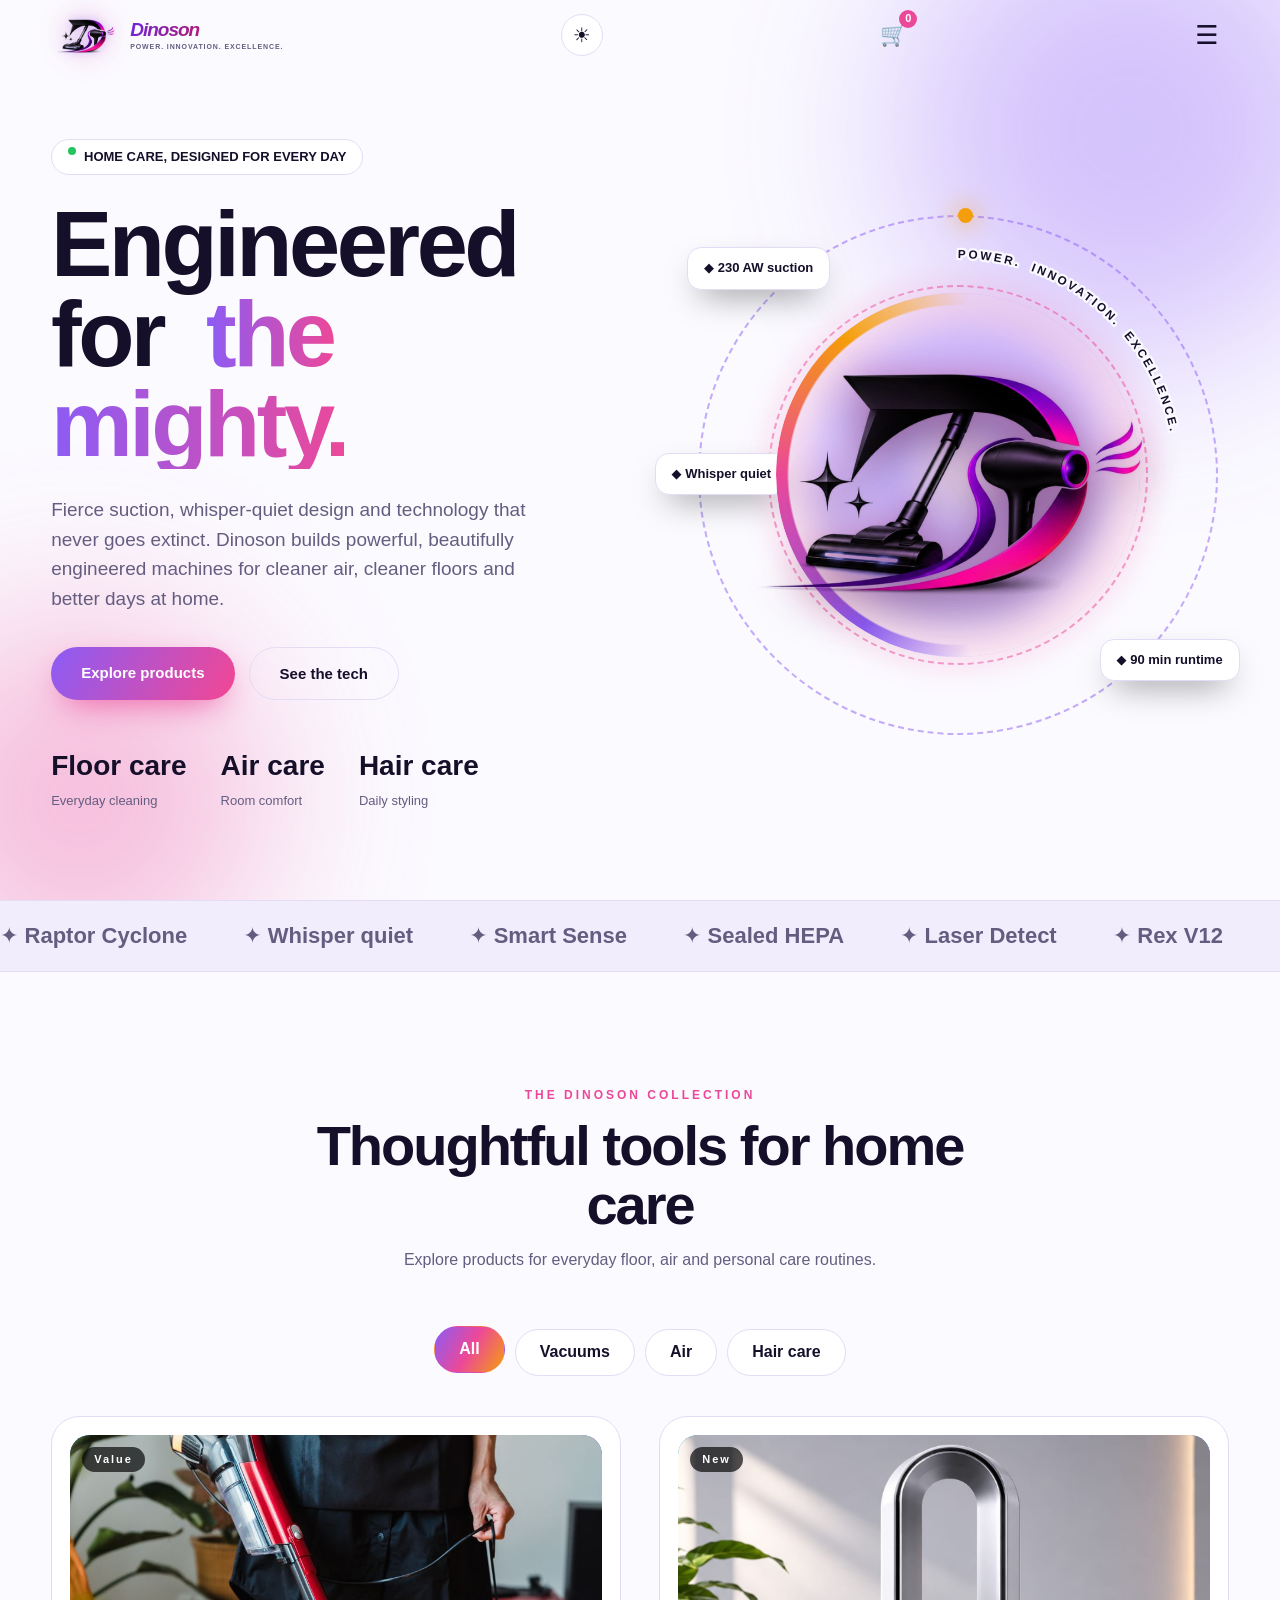
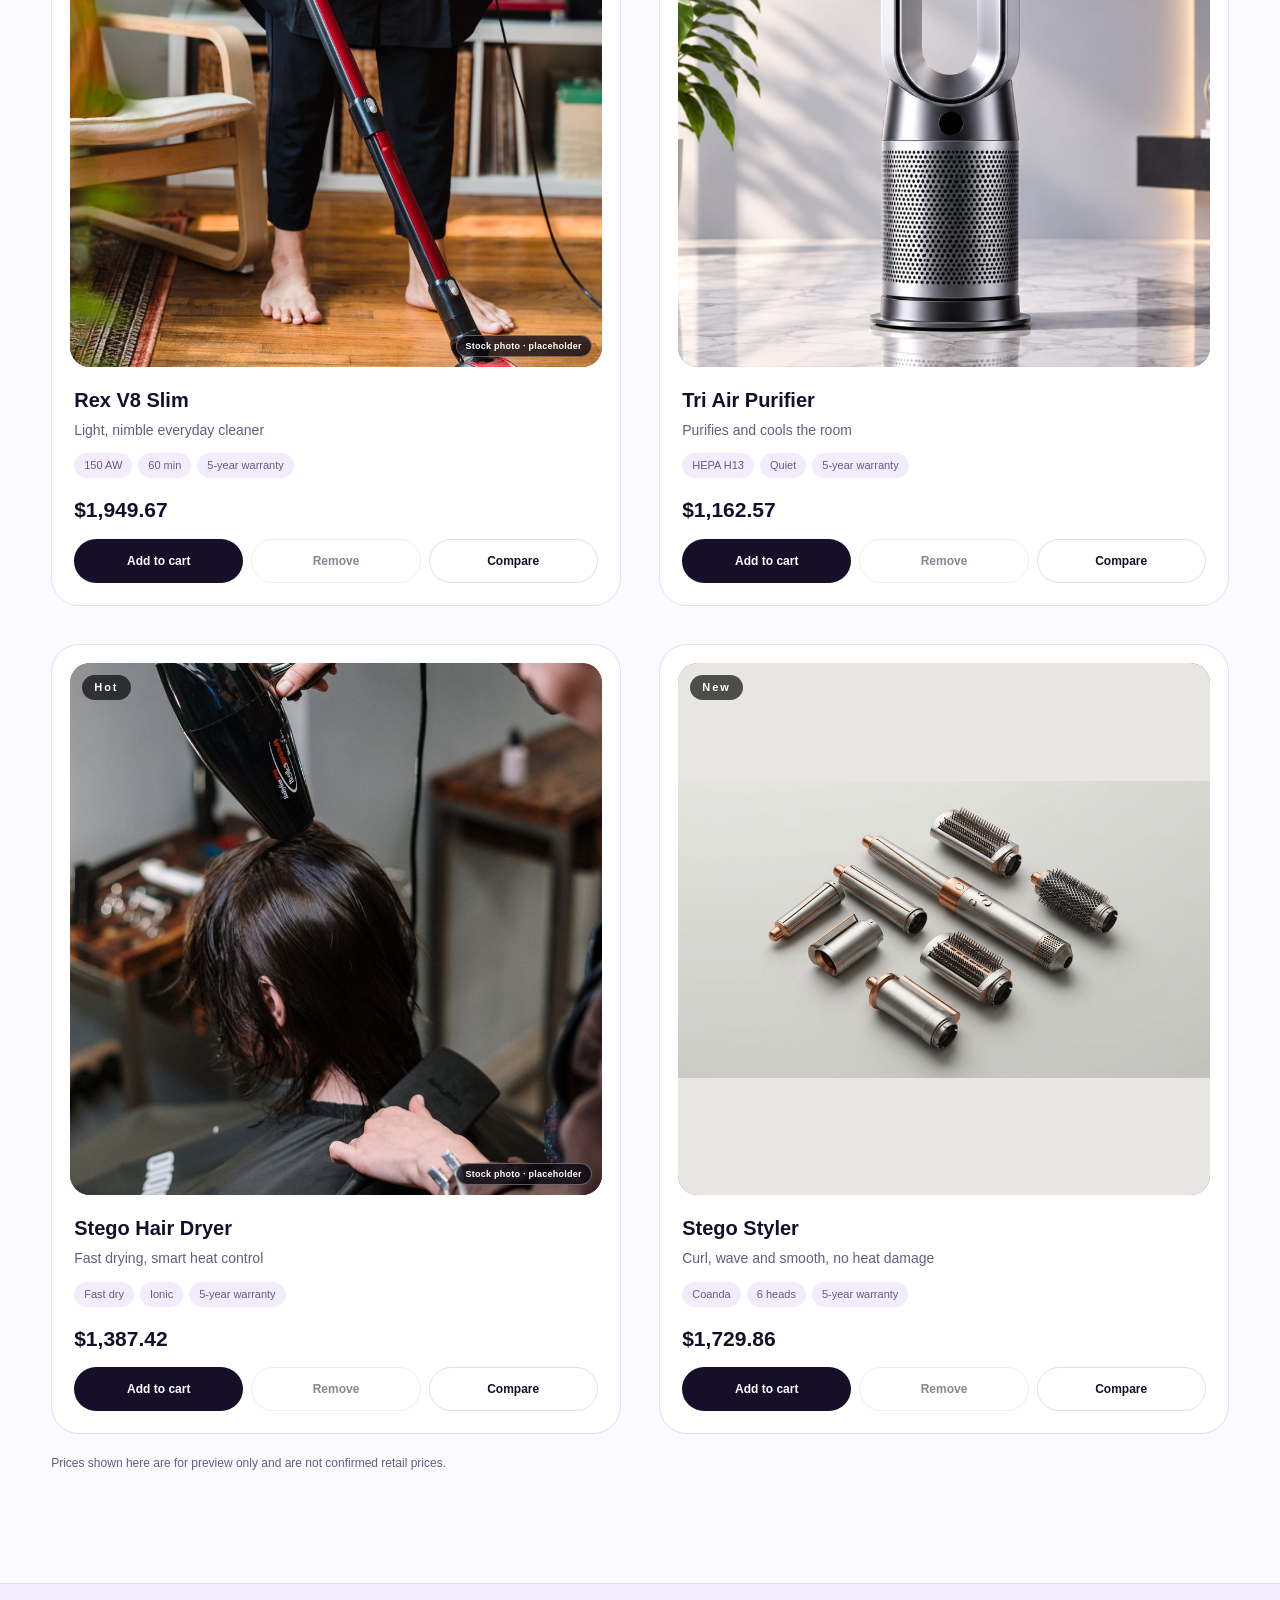
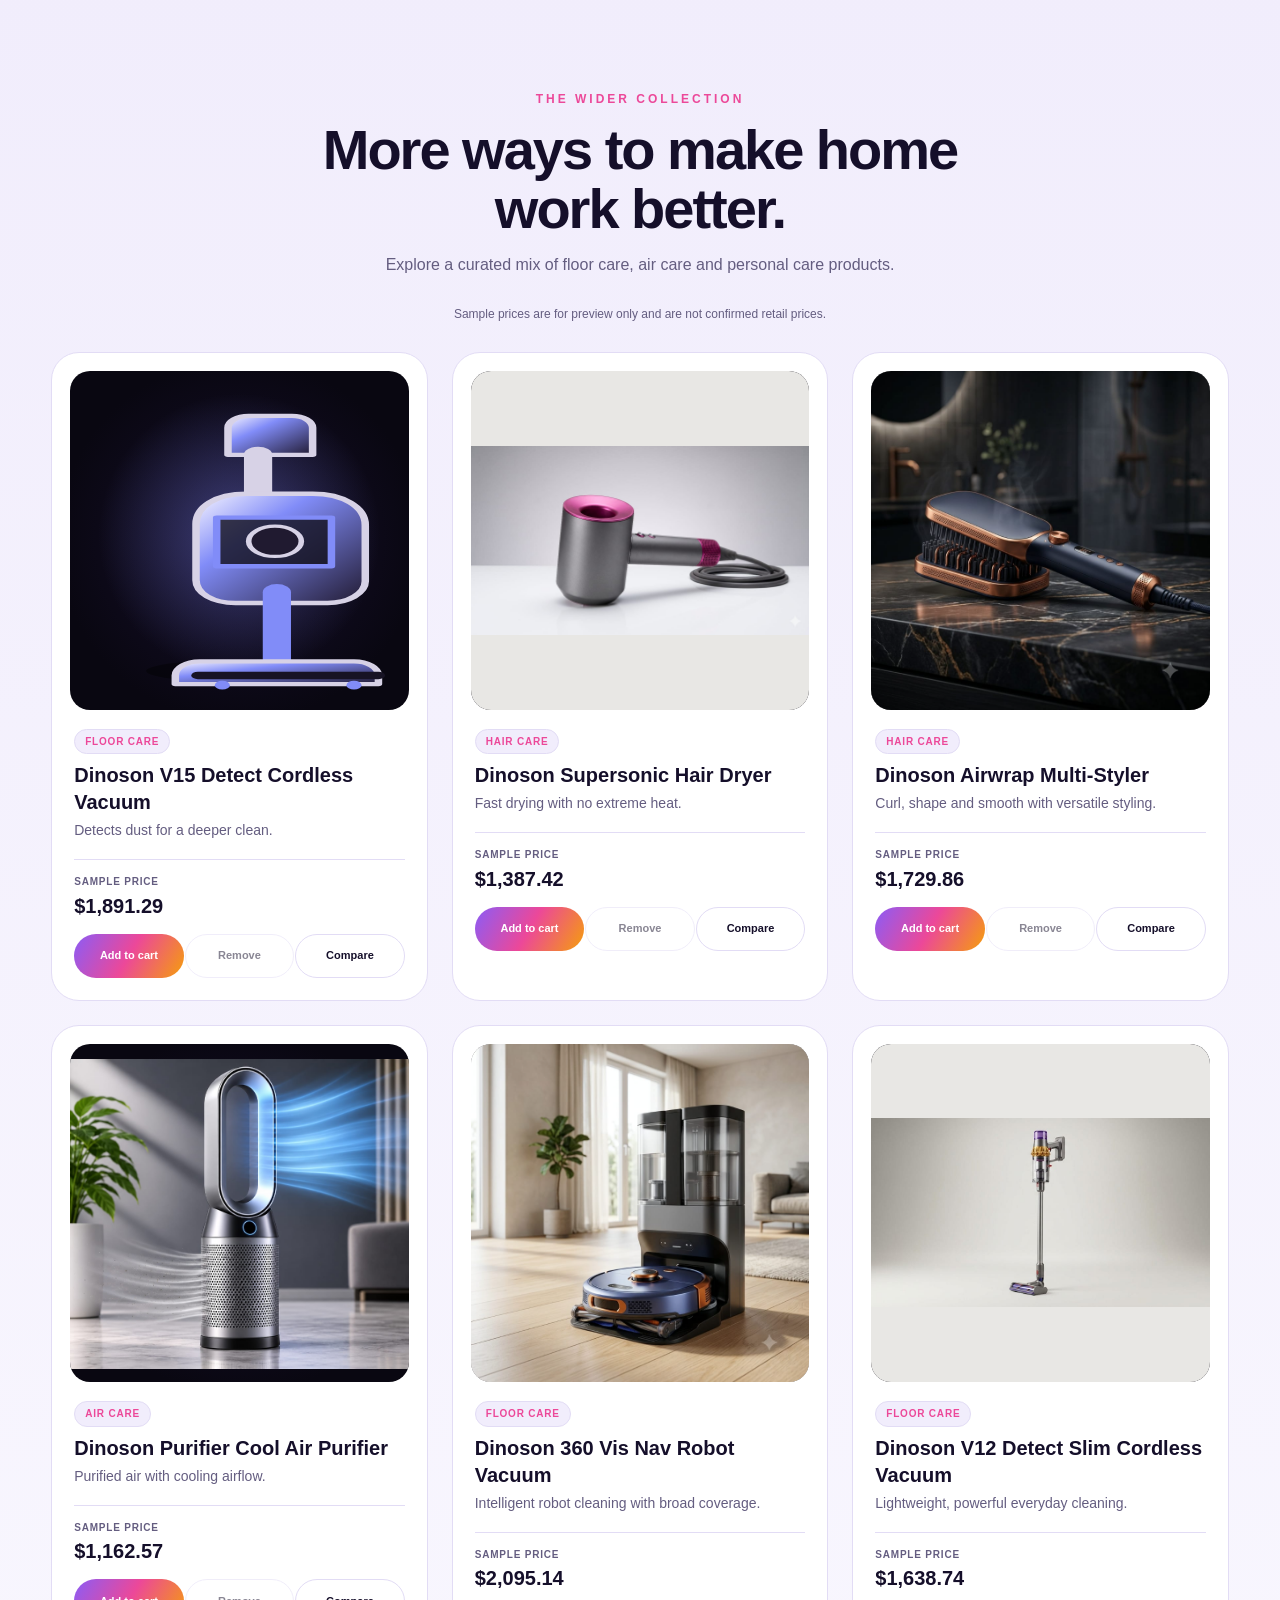
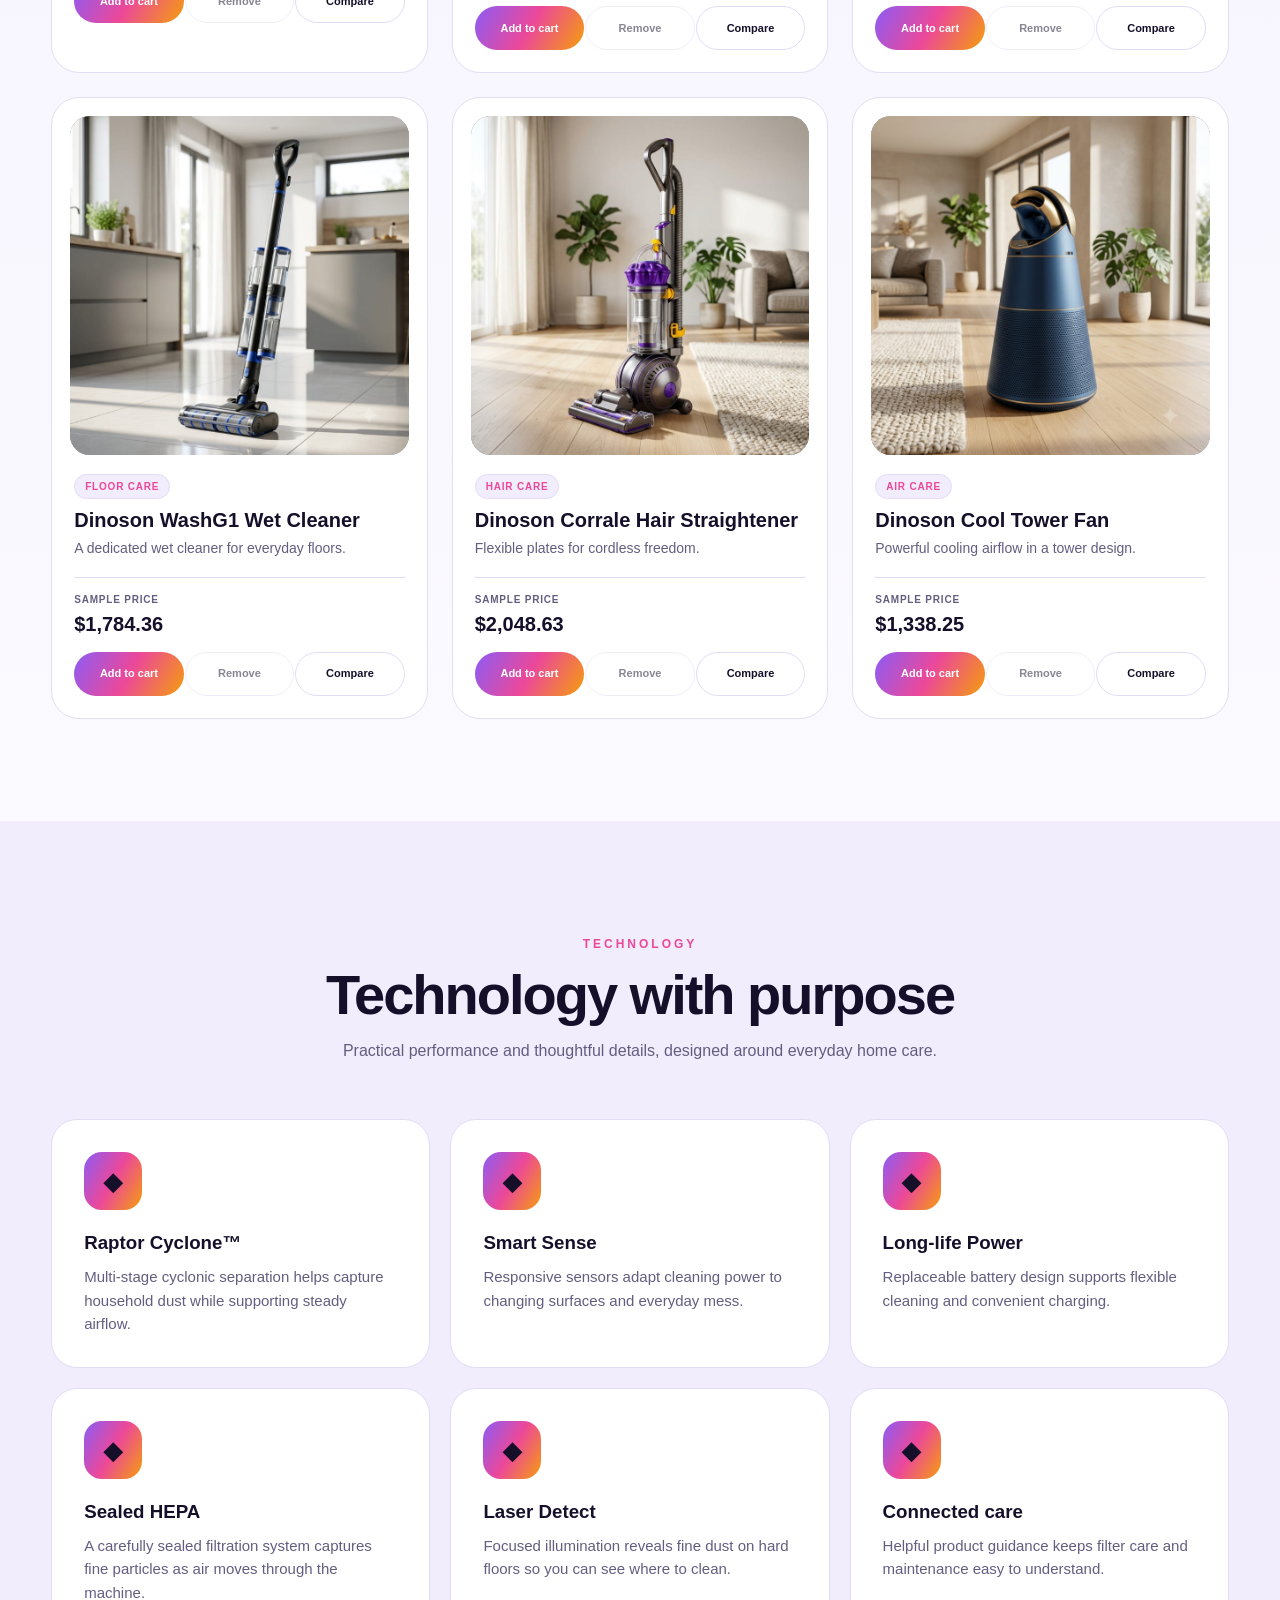
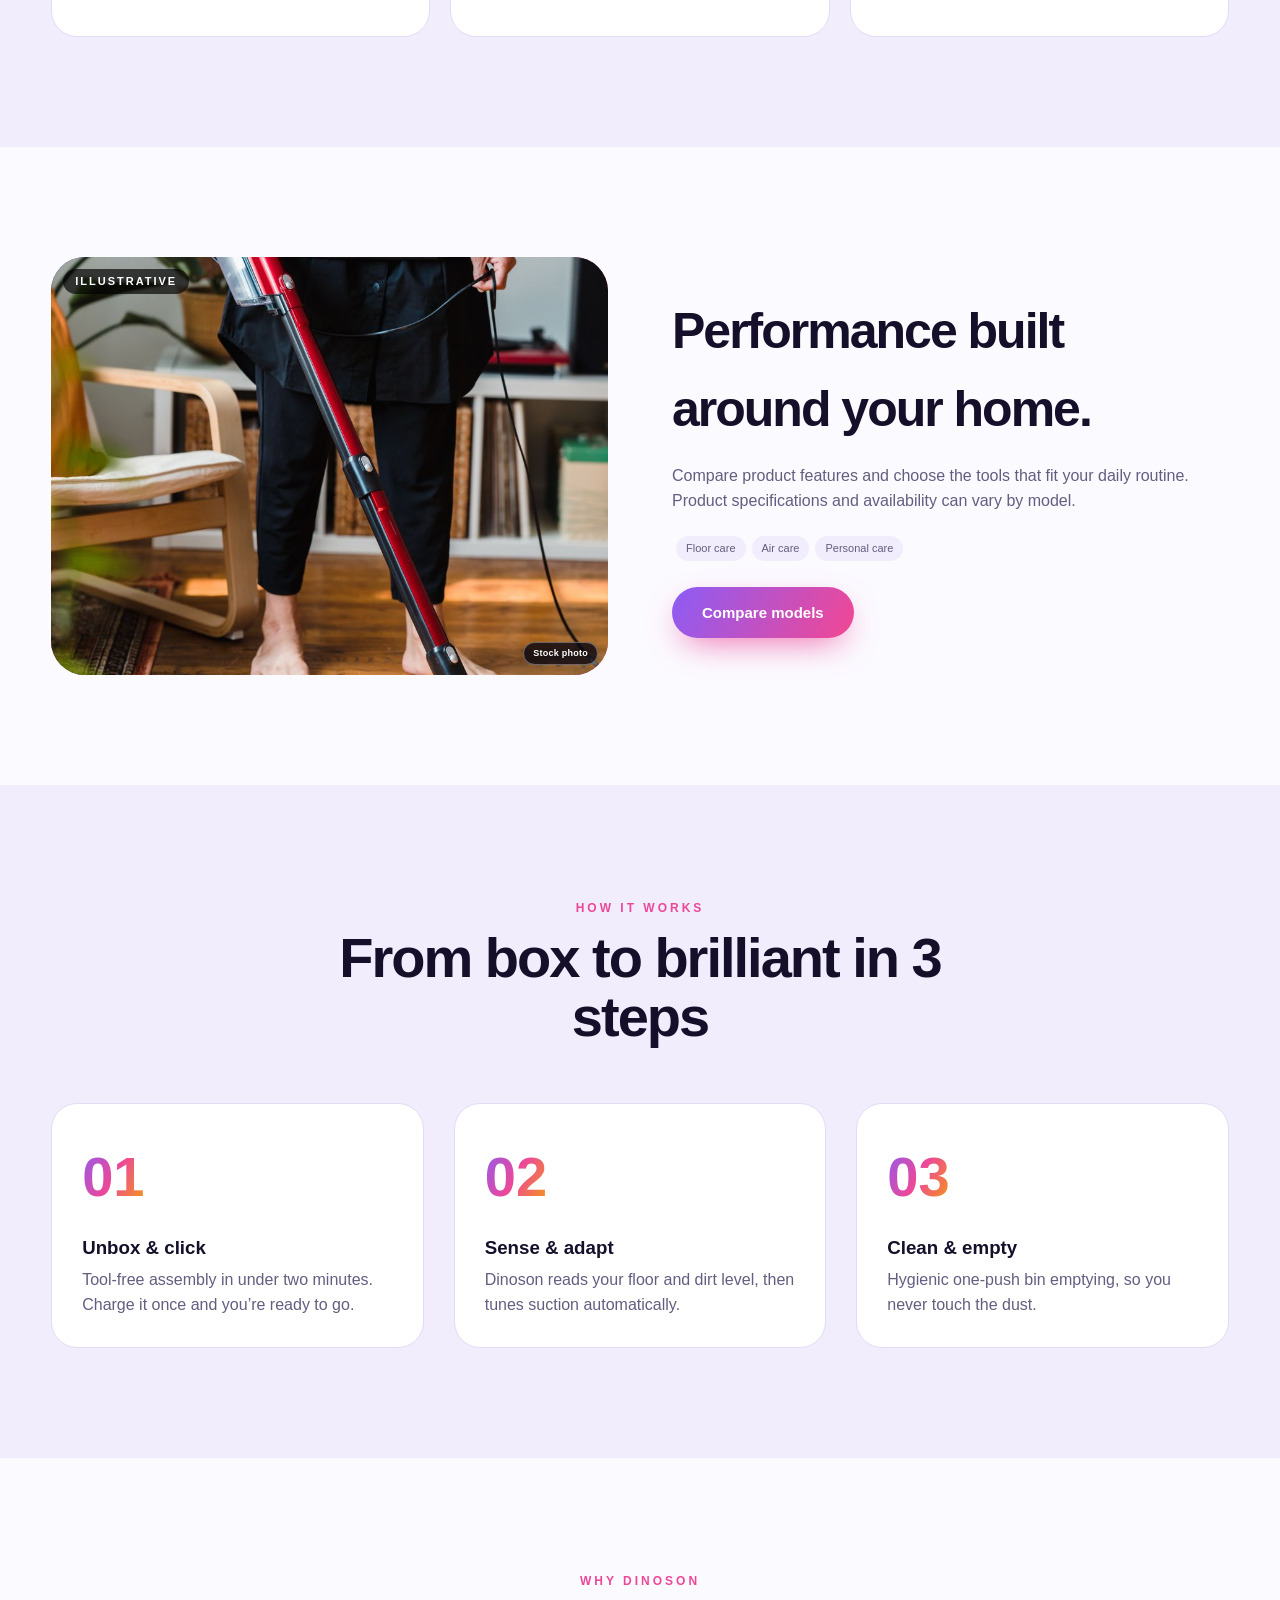
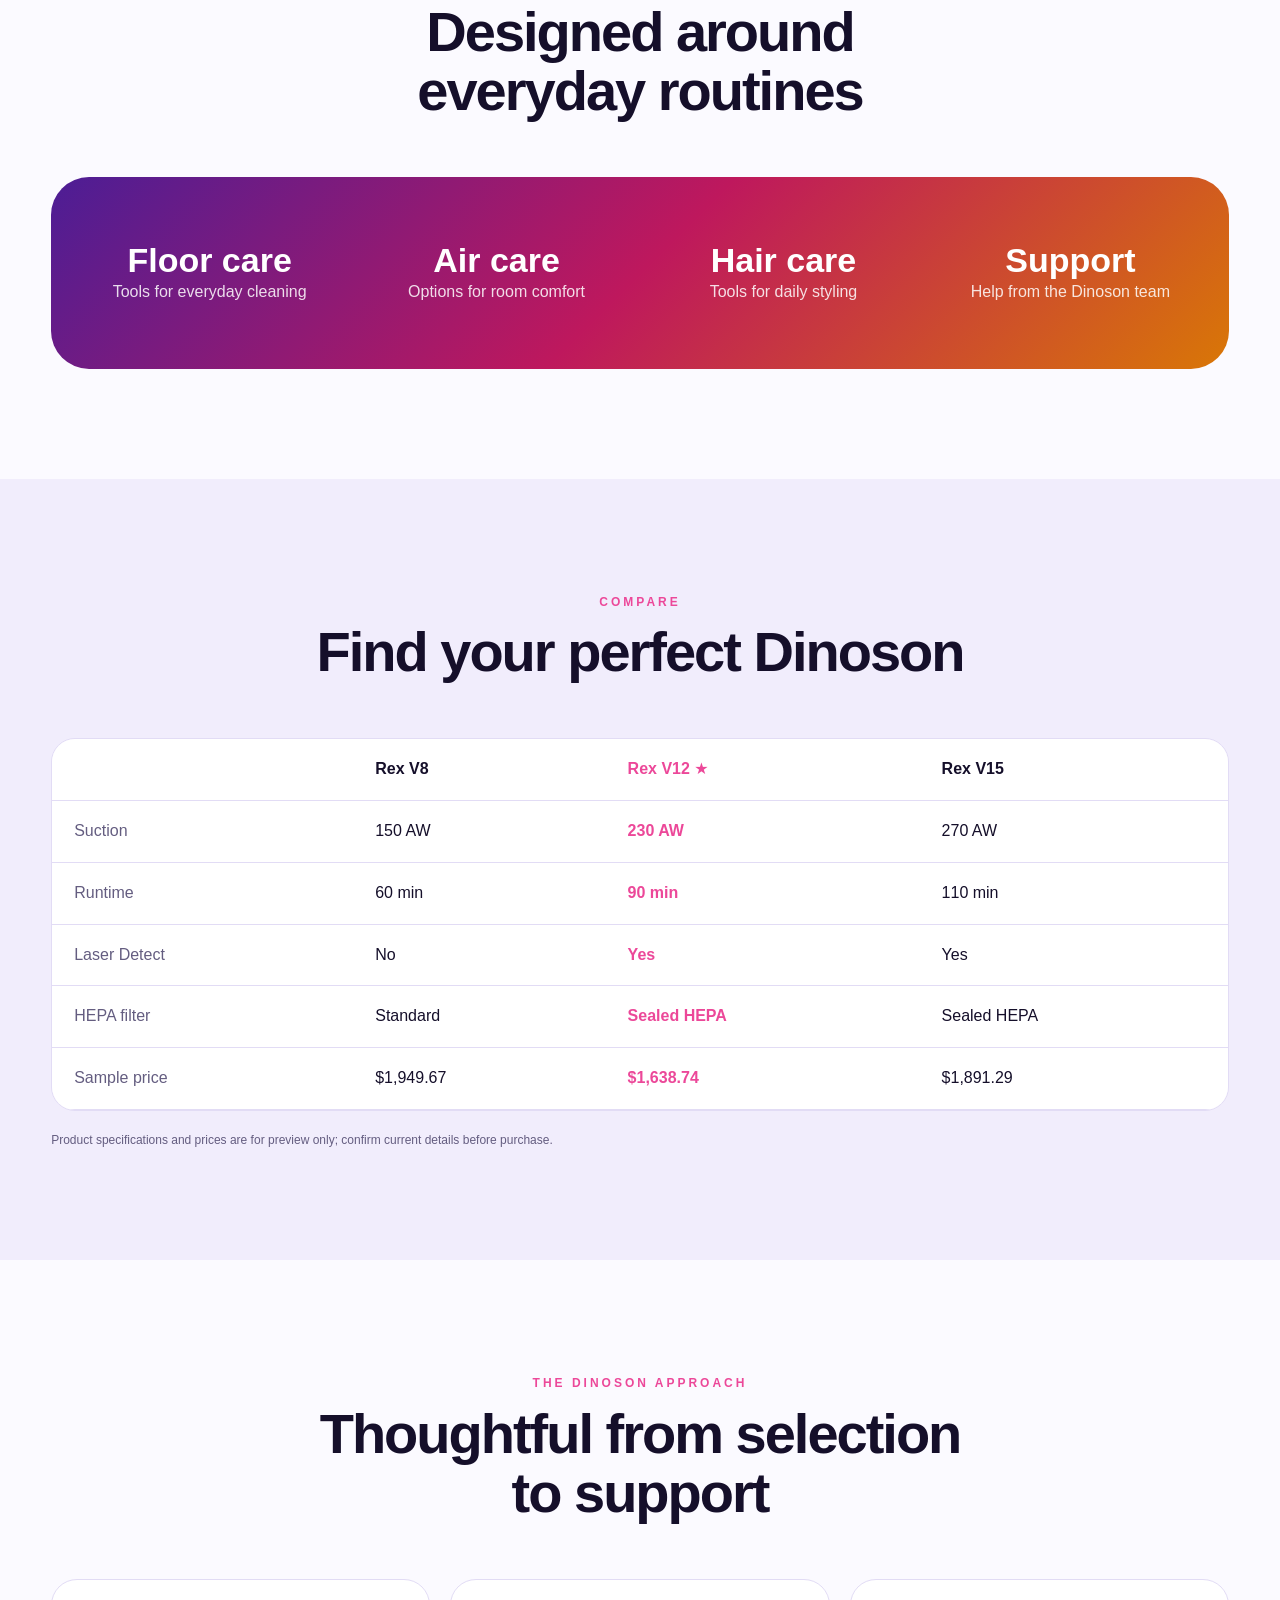
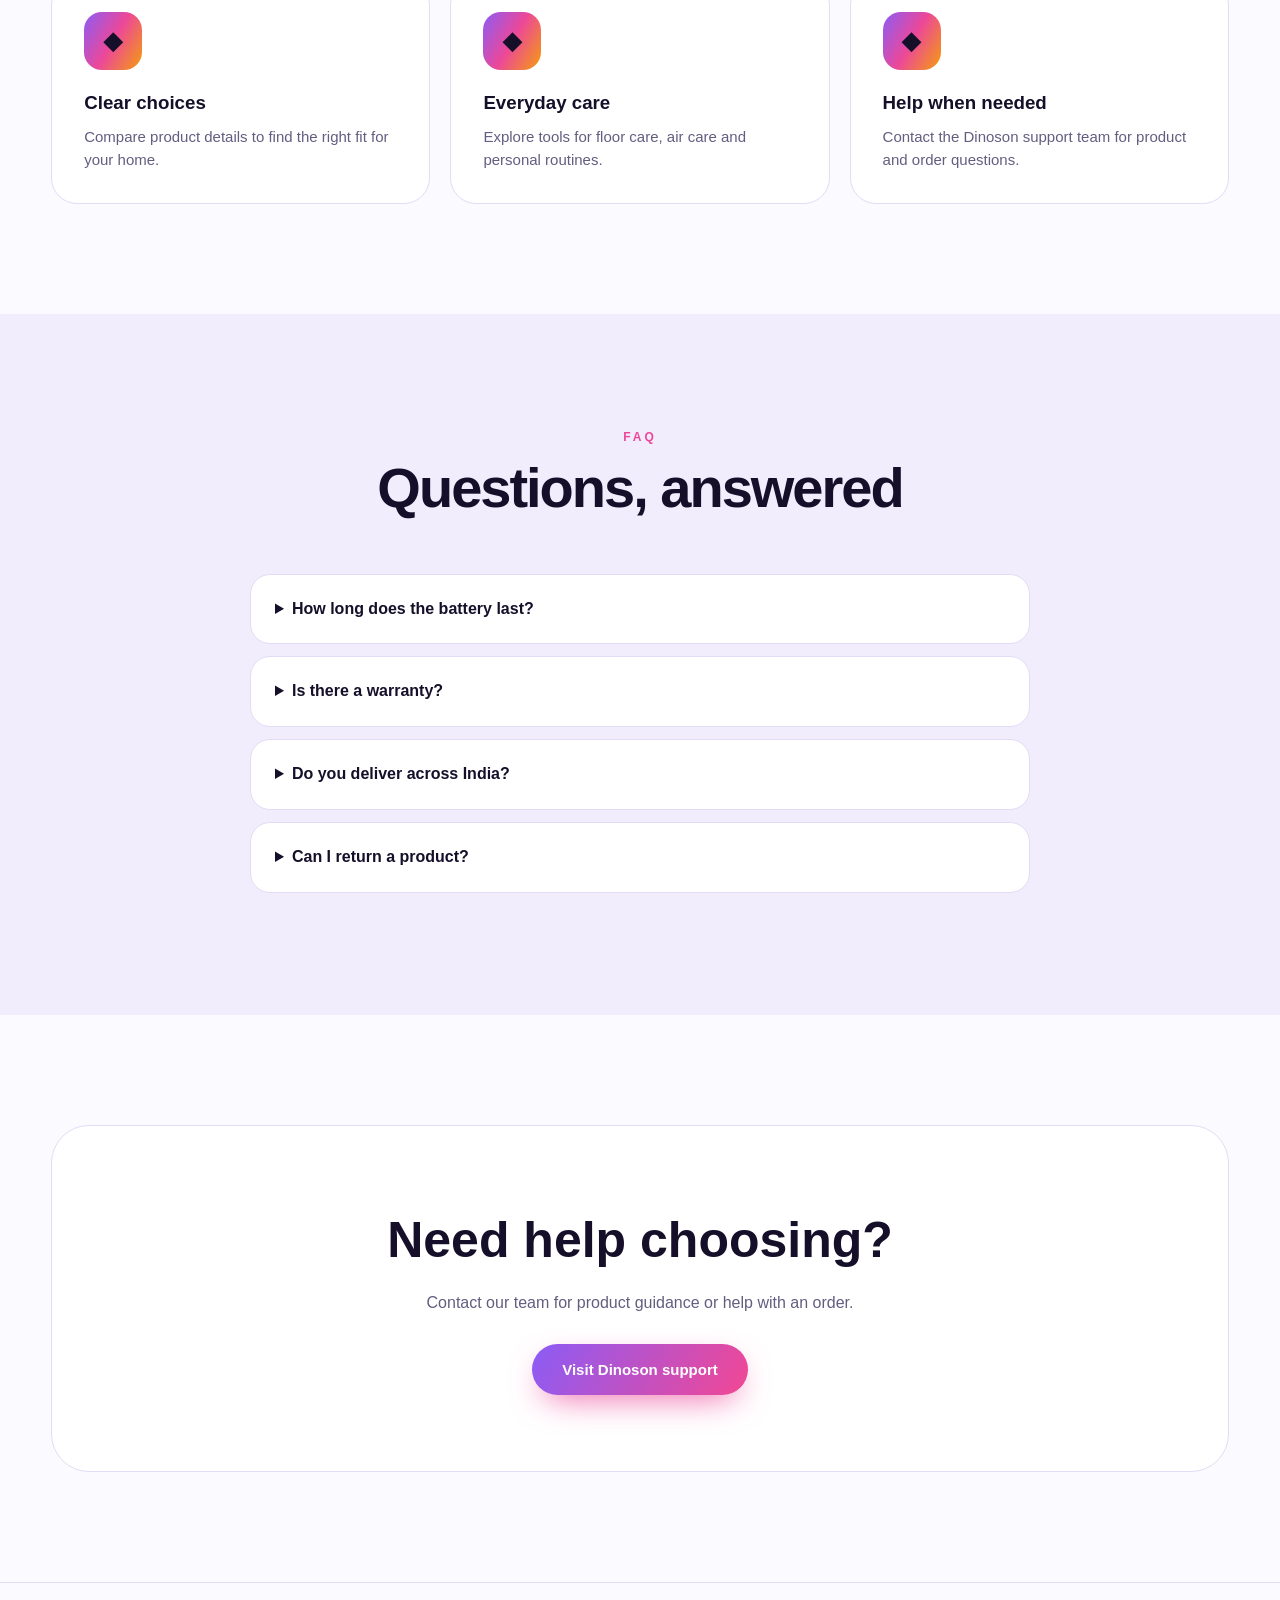
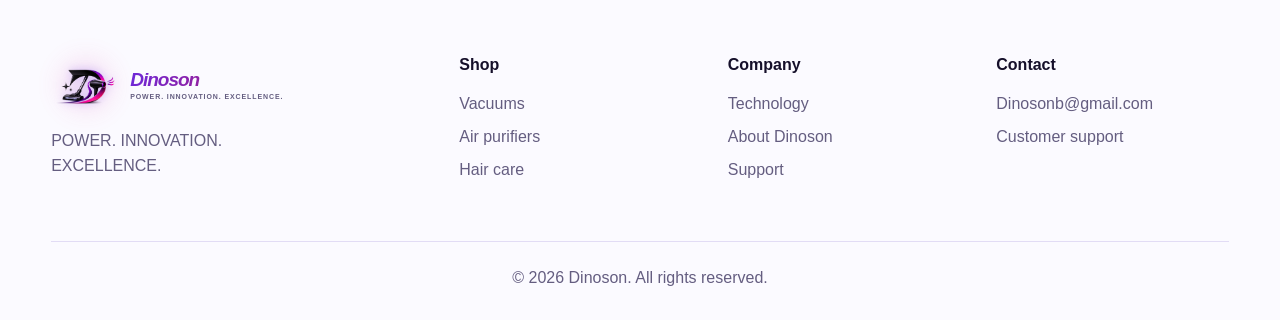
<file: DINOSON/index.html>
<!DOCTYPE html>
<html lang="en">
<head>
  <meta charset="UTF-8">
  <meta name="viewport" content="width=device-width, initial-scale=1, viewport-fit=cover">
  <meta name="description" content="Discover Dinoson home care: vacuums, air purifiers and hair-care tools designed for everyday routines. Compare products and contact our support team.">
  <meta property="og:type" content="website">
  <meta property="og:site_name" content="Dinoson">
  <meta property="og:title" content="Dinoson Home Care | Vacuums, Air &amp; Hair Care">
  <meta property="og:description" content="Discover Dinoson home care: vacuums, air purifiers and hair-care tools designed for everyday routines.">
  <meta name="twitter:card" content="summary">
  <title>Dinoson Home Care | Vacuums, Air &amp; Hair Care</title>
  <link rel="icon" type="image/png" href="dinoson-logo.png">
  <script src="theme.js"></script>
  <script src="loader.js"></script>
  <link rel="stylesheet" href="style.css">
  <script src="script.js" defer></script>
  <script src="product-catalog.js" defer></script>
</head>
<body>
  <div id="ld" role="status" aria-label="Loading Dinoson"><div class="loader-brand"><img class="loader-mark" data-src="dinoson-logo-watermark.png" alt=""><b>Dinoson</b><span class="loader-tagline">POWER. INNOVATION. EXCELLENCE.</span></div></div>
  <div id="pb"></div>
  <div id="cg"></div>

  <nav id="nav">
    <div class="wrap nb">
      <div class="logo"><img src="dinoson-logo-watermark.png" alt="Dinoson"><span class="brand-tagline">POWER. INNOVATION. EXCELLENCE.</span></div>
      <div class="links" id="links">
        <a href="products.html">Products</a>
        <a href="technology.html">Technology</a>
        <a href="how-it-works.html">How it works</a>
        <a href="compare.html">Compare</a>
        <a href="faq.html">FAQ</a>
        <a href="about.html">About</a>
        <a href="support.html">Support</a>
      </div>
      <button class="theme-toggle" id="themeToggle" type="button" aria-label="Switch to light mode" aria-pressed="false">☾</button>
      <a class="cart" id="cart" href="cart.html" aria-label="Open shopping cart">🛒<span id="cn">0</span></a>
      <a href="products.html" class="btn mg">Shop now</a>
      <button class="burger" id="burger" aria-label="Open menu" aria-expanded="false" type="button">☰</button>
    </div>
  </nav>

  <header class="hero" id="top">
    <canvas id="cv"></canvas>
    <div class="blob b1"></div><div class="blob b2"></div>
    <div class="wrap hg">
      <div>
        <span class="tag">HOME CARE, DESIGNED FOR EVERY DAY</span>
        <h1 id="h1">Engineered for the mighty.</h1>
        <p class="lead">Fierce suction, whisper-quiet design and technology that never goes extinct. Dinoson builds powerful, beautifully engineered machines for cleaner air, cleaner floors and better days at home.</p>
        <div class="cta">
          <a href="products.html" class="btn mg">Explore products</a>
          <a href="technology.html" class="btn o mg">See the tech</a>
        </div>
        <div class="mini">
          <div><b>Floor care</b><span>Everyday cleaning</span></div>
          <div><b>Air care</b><span>Room comfort</span></div>
          <div><b>Hair care</b><span>Daily styling</span></div>
        </div>
      </div>
      <div class="stage" id="stage">
        <div class="ring r1"></div><div class="ring r2"></div><div class="orb"><i></i></div>
        <svg class="tagline-orbit" viewBox="0 0 600 600" aria-hidden="true">
          <defs><path id="heroTaglinePath" d="M300 60a240 240 0 1 1 0 480a240 240 0 1 1 0-480"></path></defs>
          <text><textPath href="#heroTaglinePath">POWER.&#160;&#160;INNOVATION.&#160;&#160;EXCELLENCE.</textPath></text>
        </svg>
        <div class="pw" id="pw">
          <div class="prod"></div>
          <img class="hero-product" src="dinoson-logo-watermark.png" alt="Dinoson product watermark" width="820" height="430">
        </div>
        <div class="chip c1">◆ 230 AW suction</div>
        <div class="chip c2">◆ 90 min runtime</div>
        <div class="chip c3">◆ Whisper quiet</div>
      </div>
    </div>
  </header>

  <div class="mq"><div class="mt" id="mt"></div></div>

  <main>
    <section id="products">
      <div class="wrap">
        <div class="sh rv"><small>THE DINOSON COLLECTION</small><h2>Thoughtful tools for home care</h2><p>Explore products for everyday floor, air and personal care routines.</p></div>
        <div class="tabs rv" id="tabs"><button class="on" data-f="all" type="button">All</button><button data-f="vac" type="button">Vacuums</button><button data-f="air" type="button">Air</button><button data-f="hair" type="button">Hair care</button></div>
        <div class="grid" id="grid"></div>
        <p class="product-price-disclaimer home-price-disclaimer">Prices shown here are for preview only and are not confirmed retail prices.</p>
      </div>
    </section>
    <section class="product-shelf" data-product-shelf="home">
      <div class="wrap"><div class="sh"><small>THE WIDER COLLECTION</small><h2>More ways to make home work better.</h2><p>Explore a curated mix of floor care, air care and personal care products.</p></div><div class="brand-product-grid"></div></div>
    </section>

    <section id="tech" class="alt">
      <div class="wrap">
        <div class="sh rv"><small>TECHNOLOGY</small><h2>Technology with purpose</h2><p>Practical performance and thoughtful details, designed around everyday home care.</p></div>
        <div class="feat">
          <div class="f rv"><div class="ic">◆</div><h3>Raptor Cyclone™</h3><p>Multi-stage cyclonic separation helps capture household dust while supporting steady airflow.</p></div>
          <div class="f rv"><div class="ic">◆</div><h3>Smart Sense</h3><p>Responsive sensors adapt cleaning power to changing surfaces and everyday mess.</p></div>
          <div class="f rv"><div class="ic">◆</div><h3>Long-life Power</h3><p>Replaceable battery design supports flexible cleaning and convenient charging.</p></div>
          <div class="f rv"><div class="ic">◆</div><h3>Sealed HEPA</h3><p>A carefully sealed filtration system captures fine particles as air moves through the machine.</p></div>
          <div class="f rv"><div class="ic">◆</div><h3>Laser Detect</h3><p>Focused illumination reveals fine dust on hard floors so you can see where to clean.</p></div>
          <div class="f rv"><div class="ic">◆</div><h3>Connected care</h3><p>Helpful product guidance keeps filter care and maintenance easy to understand.</p></div>
        </div>
      </div>
    </section>

    <section>
      <div class="wrap split">
        <div class="ph rv"><img src="product-photos/stick-vacuum.jpg" alt="Illustrative stock photo of a person using a cordless vacuum on a rug" loading="lazy" decoding="async" style="object-position:50% 55%"><em>ILLUSTRATIVE</em><span class="stock-photo-label">Stock photo</span></div>
        <div class="rv">
          <h2>Performance built around your home.</h2><p>Compare product features and choose the tools that fit your daily routine. Product specifications and availability can vary by model.</p>
          <div class="sp"><span>Floor care</span><span>Air care</span><span>Personal care</span></div>
          <div class="split-action"><a href="compare.html" class="btn mg">Compare models</a></div>
        </div>
      </div>
    </section>

    <section id="how" class="alt">
      <div class="wrap">
        <div class="sh rv"><small>HOW IT WORKS</small><h2>From box to brilliant in 3 steps</h2></div>
        <div class="steps">
          <div class="st rv"><h3>Unbox &amp; click</h3><p>Tool-free assembly in under two minutes. Charge it once and you’re ready to go.</p></div>
          <div class="st rv"><h3>Sense &amp; adapt</h3><p>Dinoson reads your floor and dirt level, then tunes suction automatically.</p></div>
          <div class="st rv"><h3>Clean &amp; empty</h3><p>Hygienic one-push bin emptying, so you never touch the dust.</p></div>
        </div>
      </div>
    </section>

    <section id="why">
      <div class="wrap">
        <div class="sh"><small>WHY DINOSON</small><h2>Designed around everyday routines</h2></div>
        <div class="stats">
          <div><b>Floor care</b><span>Tools for everyday cleaning</span></div>
          <div><b>Air care</b><span>Options for room comfort</span></div>
          <div><b>Hair care</b><span>Tools for daily styling</span></div>
          <div><b>Support</b><span>Help from the Dinoson team</span></div>
        </div>
      </div>
    </section>

    <section id="compare" class="alt">
      <div class="wrap">
        <div class="sh rv"><small>COMPARE</small><h2>Find your perfect Dinoson</h2></div>
        <div class="tw rv">
          <table>
            <tr><th></th><th>Rex V8</th><th class="hl">Rex V12 ★</th><th>Rex V15</th></tr>
            <tr><td>Suction</td><td>150 AW</td><td class="hl">230 AW</td><td>270 AW</td></tr>
            <tr><td>Runtime</td><td>60 min</td><td class="hl">90 min</td><td>110 min</td></tr>
            <tr><td>Laser Detect</td><td>No</td><td class="hl">Yes</td><td>Yes</td></tr>
            <tr><td>HEPA filter</td><td>Standard</td><td class="hl">Sealed HEPA</td><td>Sealed HEPA</td></tr>
            <tr><td>Sample price</td><td>$1,949.67</td><td class="hl">$1,638.74</td><td>$1,891.29</td></tr>
          </table>
        </div>
        <p class="fine-print">Product specifications and prices are for preview only; confirm current details before purchase.</p>
      </div>
    </section>

    <section>
      <div class="wrap">
        <div class="sh rv"><small>THE DINOSON APPROACH</small><h2>Thoughtful from selection to support</h2></div>
        <div class="feat">
          <article class="f rv"><div class="ic">◆</div><h3>Clear choices</h3><p>Compare product details to find the right fit for your home.</p></article>
          <article class="f rv"><div class="ic">◆</div><h3>Everyday care</h3><p>Explore tools for floor care, air care and personal routines.</p></article>
          <article class="f rv"><div class="ic">◆</div><h3>Help when needed</h3><p>Contact the Dinoson support team for product and order questions.</p></article>
        </div>
      </div>
    </section>

    <section id="faq" class="alt">
      <div class="wrap"><div class="sh rv"><small>FAQ</small><h2>Questions, answered</h2></div><div id="fq" class="rv"></div></div>
    </section>

    <section id="join">
      <div class="wrap">
        <div class="nl rv">
          <h2>Need help choosing?</h2><p>Contact our team for product guidance or help with an order.</p>
          <a href="support.html" class="btn mg">Visit Dinoson support</a>
        </div>
      </div>
    </section>
  </main>

  <footer>
    <div class="wrap">
      <div class="fg">
        <div><div class="logo"><img src="dinoson-logo-watermark.png" alt="Dinoson"><span class="brand-tagline">POWER. INNOVATION. EXCELLENCE.</span></div><p>POWER. INNOVATION. EXCELLENCE.</p></div>
        <div><h4>Shop</h4><a href="products.html">Vacuums</a><a href="products.html">Air purifiers</a><a href="products.html">Hair care</a></div>
        <div><h4>Company</h4><a href="technology.html">Technology</a><a href="about.html">About Dinoson</a><a href="support.html">Support</a></div>
        <div><h4>Contact</h4><a href="mailto:Dinosonb@gmail.com">Dinosonb@gmail.com</a><a href="support.html">Customer support</a></div>
      </div>
      <div class="cp">© 2026 Dinoson. All rights reserved.</div>
    </div>
  </footer>
</body>
</html>
</file>
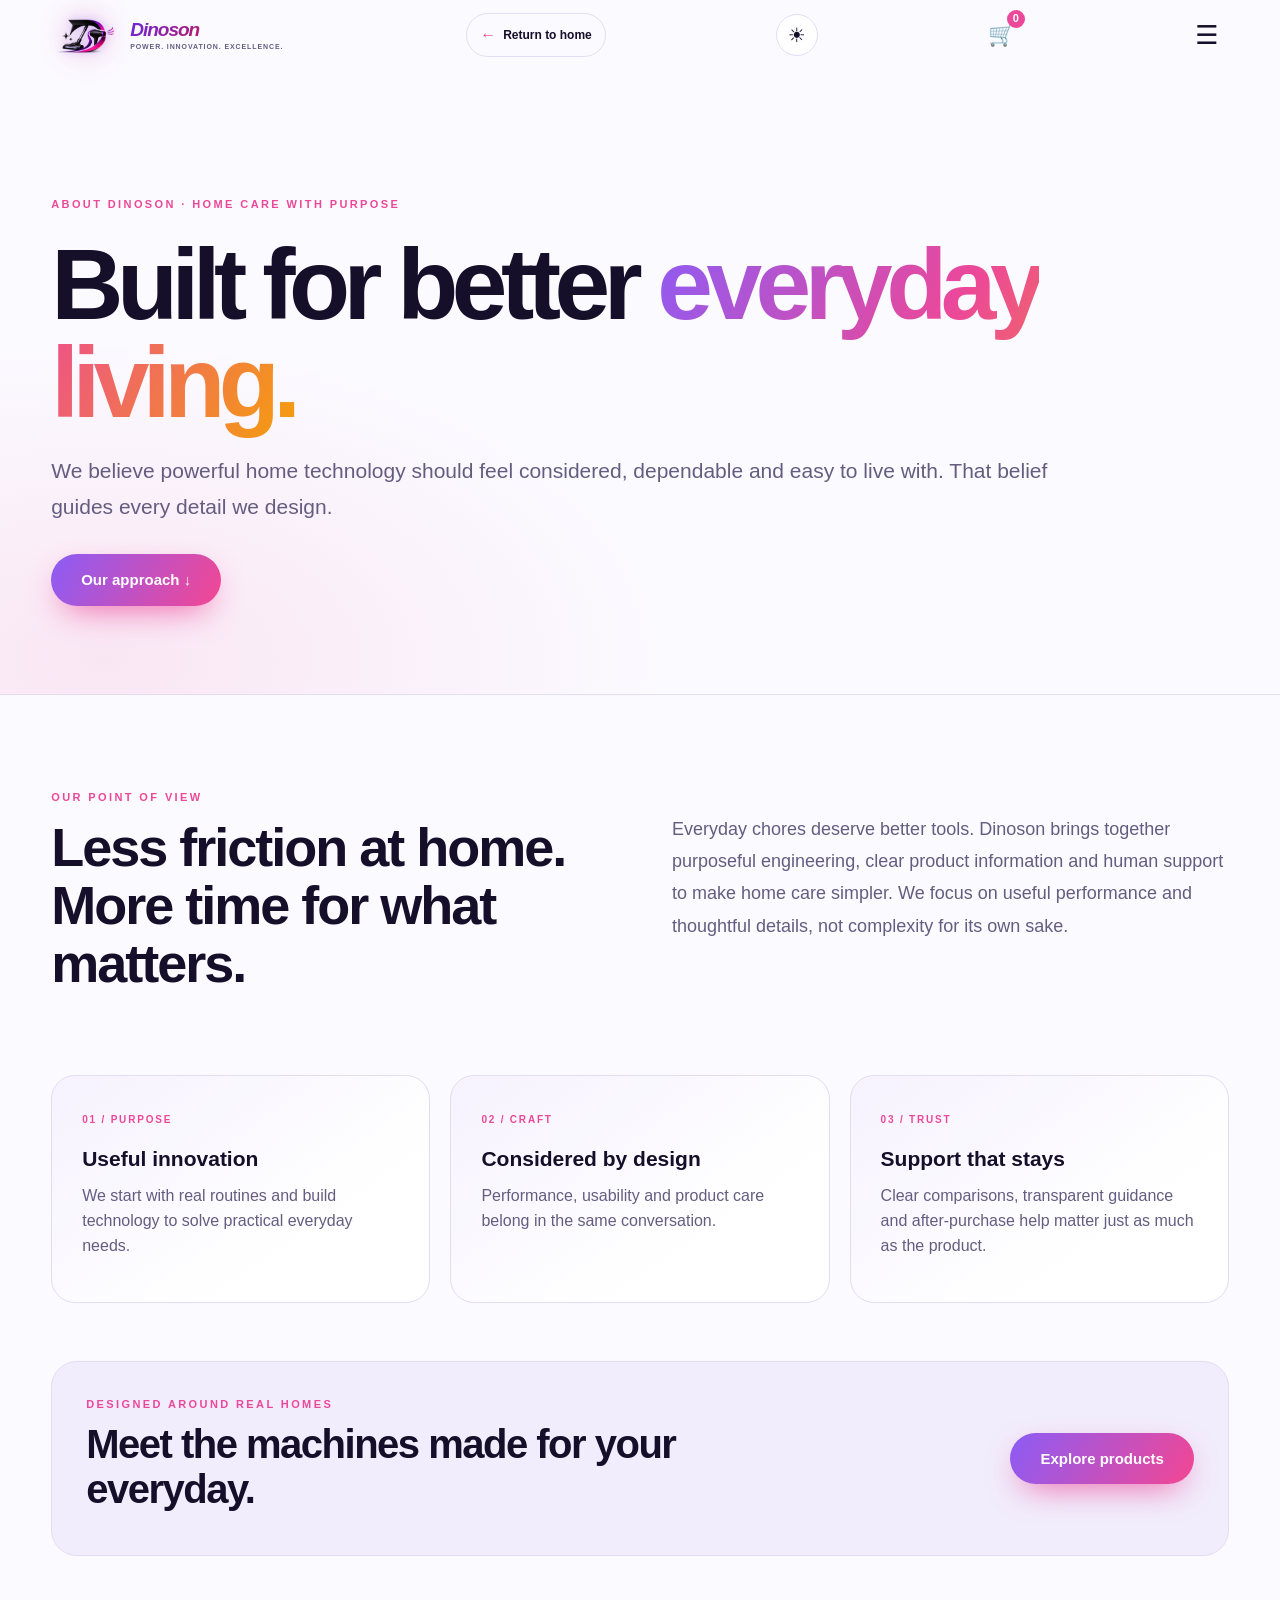
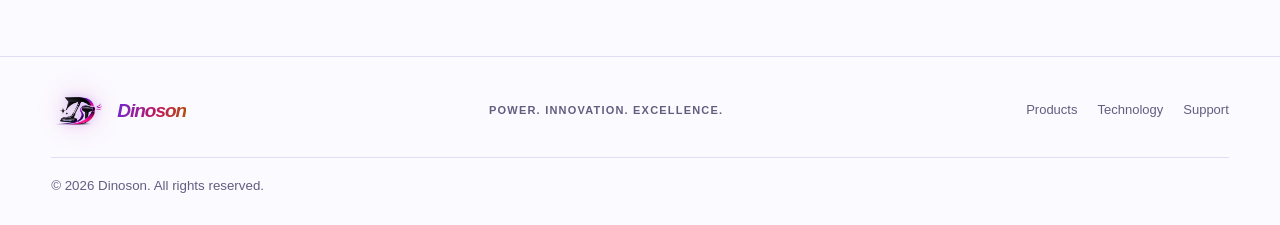
<file: DINOSON/about.html>
<!DOCTYPE html>
<html lang="en">
<head>
  <meta charset="UTF-8">
  <meta name="viewport" content="width=device-width, initial-scale=1, viewport-fit=cover">
  <meta name="description" content="Learn about Dinoson's approach to thoughtful engineering and better everyday living.">
  <meta property="og:type" content="website">
  <meta property="og:site_name" content="Dinoson">
  <meta property="og:title" content="About Dinoson | Everyday Home Care">
  <meta property="og:description" content="Learn about Dinoson's approach to thoughtful engineering and better everyday living.">
  <meta name="twitter:card" content="summary">
  <title>About Dinoson | Everyday Home Care</title>
  <link rel="icon" type="image/png" href="dinoson-logo.png">
  <script src="theme.js"></script>
  <script src="loader.js"></script>
  <link rel="stylesheet" href="style.css">
  <script src="script.js" defer></script>
  <script src="product-catalog.js" defer></script>
</head>
<body>
  <div id="ld" role="status" aria-label="Loading Dinoson"><div class="loader-brand"><img class="loader-mark" data-src="dinoson-logo-watermark.png" alt=""><b>Dinoson</b><span class="loader-tagline">POWER. INNOVATION. EXCELLENCE.</span></div></div><div id="pb"></div><div id="cg"></div>
  <nav id="nav"><div class="wrap nb">
    <div class="logo"><img src="dinoson-logo-watermark.png" alt="Dinoson"><span class="brand-tagline">POWER. INNOVATION. EXCELLENCE.</span></div>
    <a class="home-return" href="index.html" aria-label="Return to home page"><span>Return to home</span></a>
    <div class="links" id="links">
      <a href="products.html">Products</a><a href="technology.html">Technology</a><a href="how-it-works.html">How it works</a><a href="compare.html">Compare</a><a href="faq.html">FAQ</a><a href="about.html" aria-current="page">About</a><a href="support.html">Support</a>
    </div>
    <button class="theme-toggle" id="themeToggle" type="button" aria-label="Switch to light mode" aria-pressed="false">☾</button>
    <a class="cart" id="cart" href="cart.html" aria-label="Open shopping cart">🛒<span id="cn">0</span></a>
    <a href="products.html" class="btn mg">Shop now</a><button class="burger" id="burger" aria-label="Open menu" aria-expanded="false" type="button">☰</button>
  </div></nav>
  <main class="page-main">
    <header class="page-hero page-hero-text-only"><div class="wrap">
      <p class="page-kicker">ABOUT DINOSON · HOME CARE WITH PURPOSE</p>
      <h1>Built for better <span class="page-gradient">everyday living.</span></h1>
      <p class="page-lead">We believe powerful home technology should feel considered, dependable and easy to live with. That belief guides every detail we design.</p>
      <a href="#approach" class="btn">Our approach <span aria-hidden="true">↓</span></a>
    </div></header>
    <section id="approach" class="page-content"><div class="wrap">
      <div class="about-story">
        <div><p class="page-kicker">OUR POINT OF VIEW</p><h2>Less friction at home. More time for what matters.</h2></div>
        <p>Everyday chores deserve better tools. Dinoson brings together purposeful engineering, clear product information and human support to make home care simpler. We focus on useful performance and thoughtful details, not complexity for its own sake.</p>
      </div>
      <div class="values-grid">
        <article class="page-card"><span class="page-card-number">01 / PURPOSE</span><h3>Useful innovation</h3><p>We start with real routines and build technology to solve practical everyday needs.</p></article>
        <article class="page-card"><span class="page-card-number">02 / CRAFT</span><h3>Considered by design</h3><p>Performance, usability and product care belong in the same conversation.</p></article>
        <article class="page-card"><span class="page-card-number">03 / TRUST</span><h3>Support that stays</h3><p>Clear comparisons, transparent guidance and after-purchase help matter just as much as the product.</p></article>
      </div>
      <div class="page-band-inner about-band"><div><p class="page-kicker">DESIGNED AROUND REAL HOMES</p><h2>Meet the machines made for your everyday.</h2></div><a href="products.html" class="btn">Explore products</a></div>
    </div></section>
  </main>
  <footer class="page-footer"><div class="wrap"><div class="logo"><img src="dinoson-logo-watermark.png" alt="Dinoson"><span class="brand-tagline">POWER. INNOVATION. EXCELLENCE.</span></div><p>POWER. INNOVATION. EXCELLENCE.</p><div><a href="products.html">Products</a><a href="technology.html">Technology</a><a href="support.html">Support</a></div><small>© 2026 Dinoson. All rights reserved.</small></div></footer>
</body>
</html>
</file>
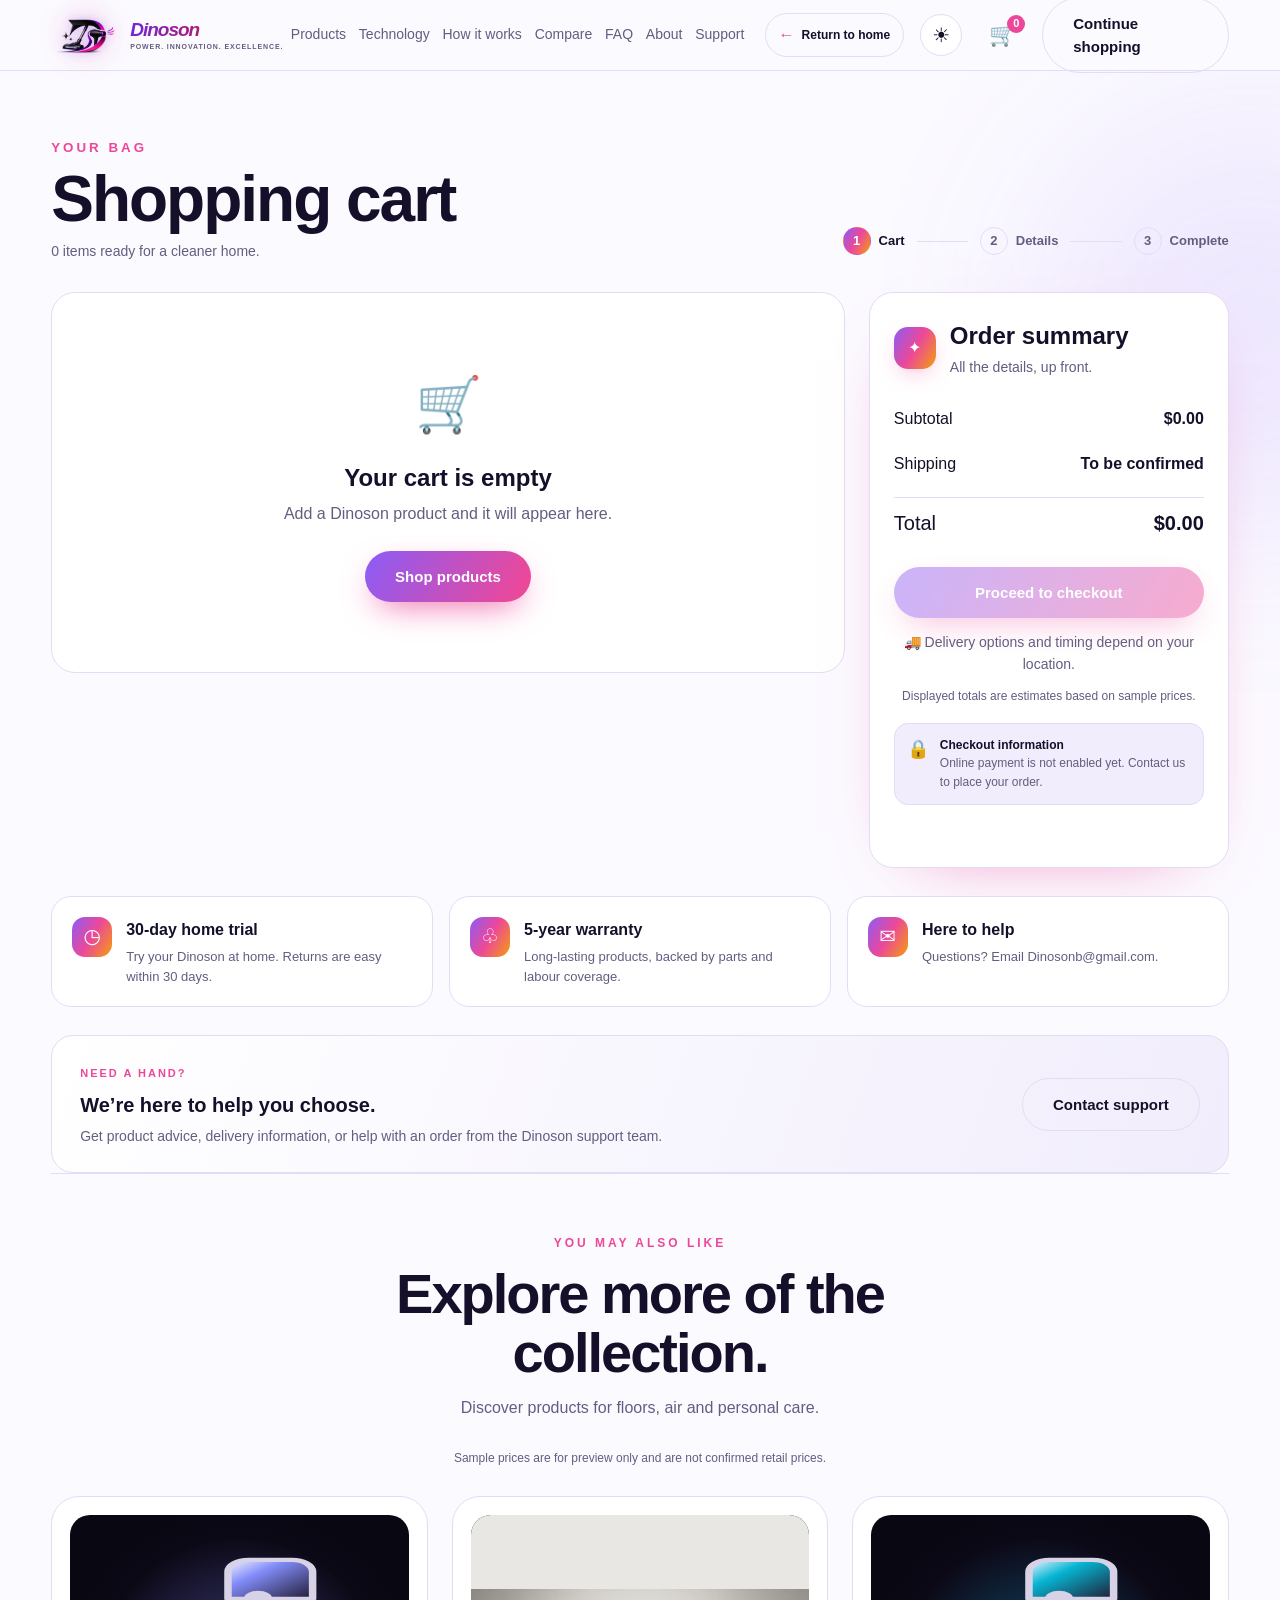
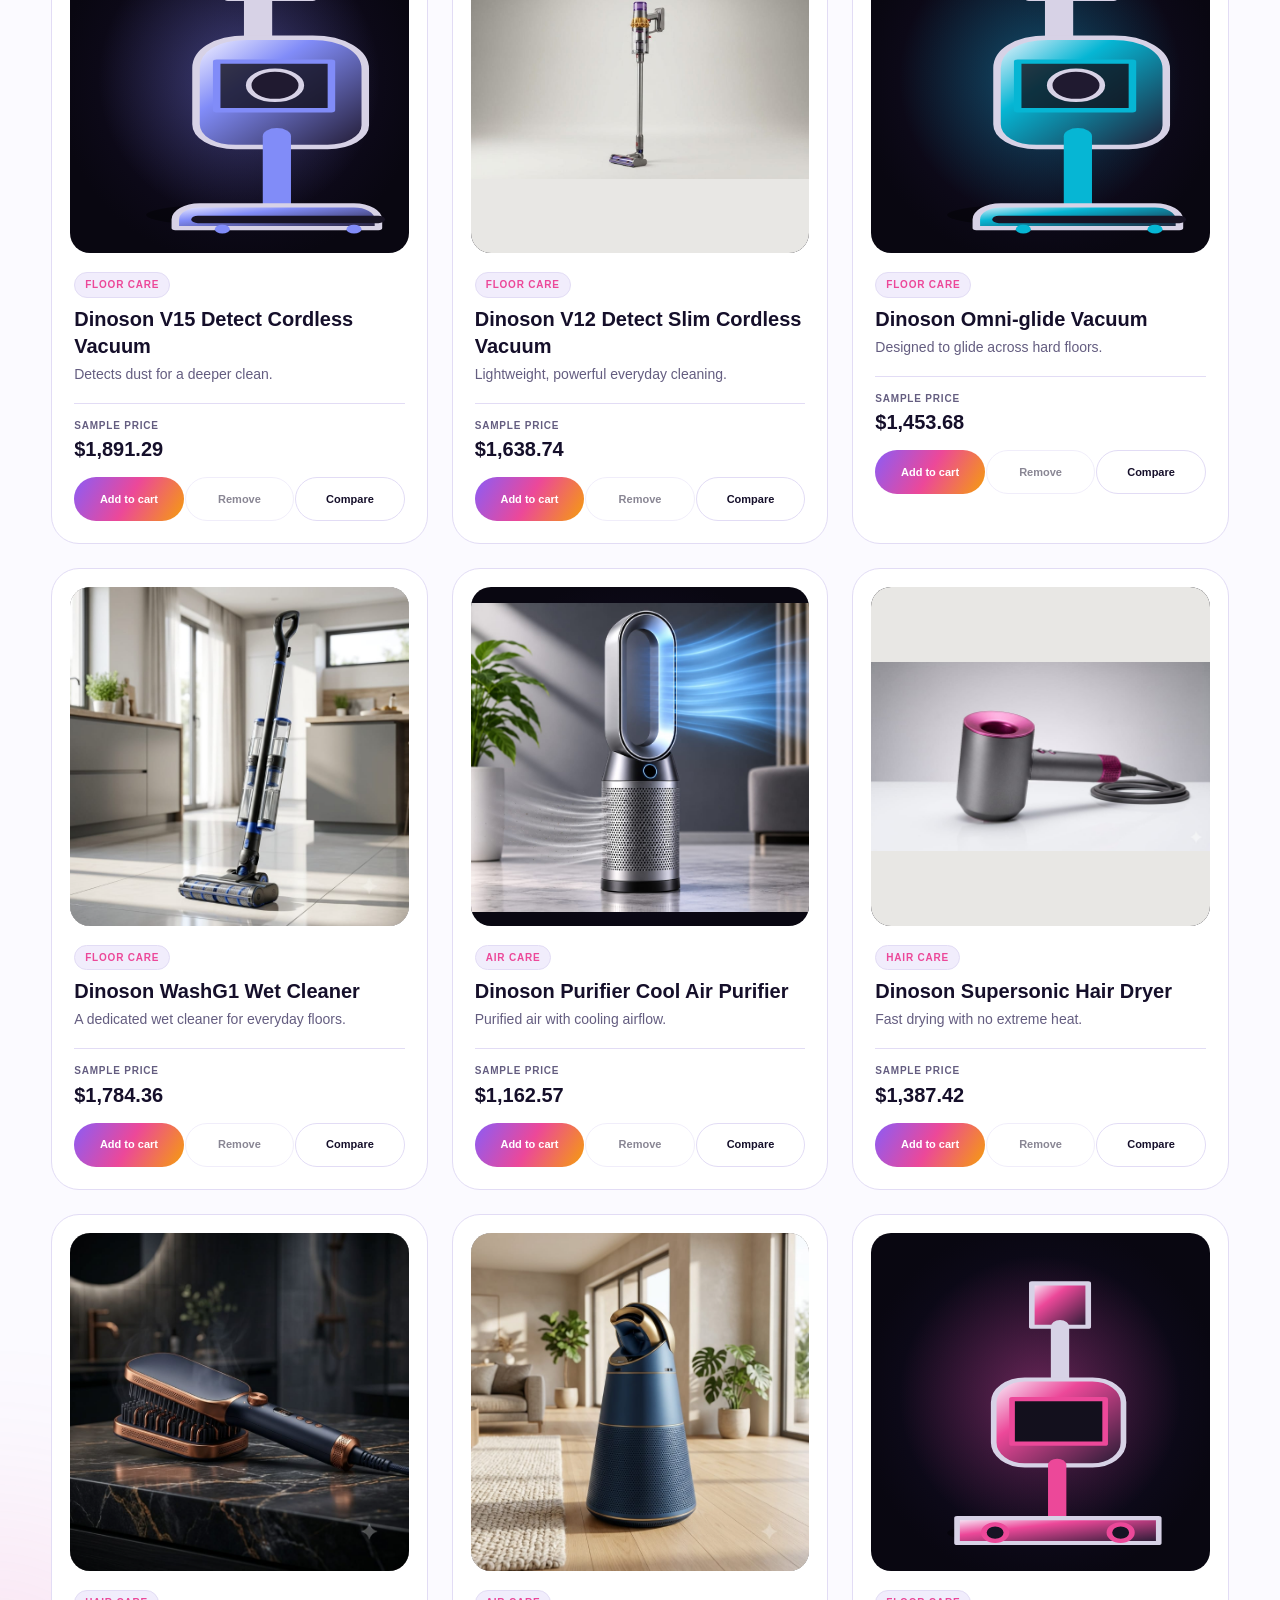
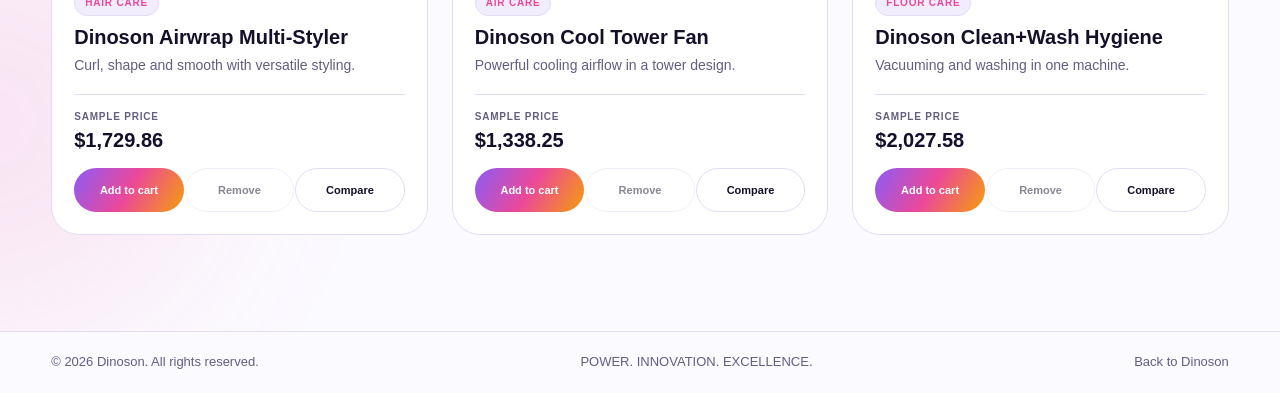
<file: DINOSON/cart.html>
<!DOCTYPE html>
<html lang="en">
<head>
  <meta charset="UTF-8">
  <meta name="viewport" content="width=device-width, initial-scale=1, viewport-fit=cover">
  <meta name="description" content="Review your selected Dinoson products and update your cart before contacting support to place an order.">
  <meta name="robots" content="noindex,follow">
  <title>Your Cart | Dinoson</title>
  <link rel="icon" type="image/png" href="dinoson-logo.png">
  <script src="theme.js"></script>
  <script src="loader.js"></script>
  <link rel="stylesheet" href="style.css">
  <script src="cart.js" defer></script>
  <script src="product-catalog.js" defer></script>
</head>
<body>
  <div id="ld" role="status" aria-label="Loading Dinoson"><div class="loader-brand"><img class="loader-mark" data-src="dinoson-logo-watermark.png" alt=""><b>Dinoson</b><span class="loader-tagline">POWER. INNOVATION. EXCELLENCE.</span></div></div>
  <nav id="nav" class="cart-nav">
    <div class="wrap nb">
      <div class="logo"><img src="dinoson-logo-watermark.png" alt="Dinoson"><span class="brand-tagline">POWER. INNOVATION. EXCELLENCE.</span></div>
      <a class="home-return" href="index.html" aria-label="Return to home page"><span>Return to home</span></a>
      <button class="cart-menu-toggle" id="cartMenuToggle" aria-label="Open menu" aria-expanded="false" type="button">☰</button>
      <div class="cart-header-links" id="cartHeaderLinks">
        <a href="products.html">Products</a>
        <a href="technology.html">Technology</a>
        <a href="how-it-works.html">How it works</a>
        <a href="compare.html">Compare</a>
        <a href="faq.html">FAQ</a>
        <a href="about.html">About</a>
        <a href="support.html">Support</a>
      </div>
      <div class="cart-header-actions">
        <button class="theme-toggle" id="themeToggle" type="button" aria-label="Switch to light mode" aria-pressed="false">☾</button>
        <a class="cart cart-current" href="cart.html" aria-label="Shopping cart">🛒<span id="headerCartCount">0</span></a>
        <a href="products.html" class="btn o">Continue shopping</a>
      </div>
    </div>
  </nav>

  <main class="cart-page">
    <div class="wrap">
      <div class="cart-heading">
        <div class="cart-heading-copy">
          <small>YOUR BAG</small>
          <h1>Shopping cart</h1>
          <p id="cartItemCount">0 items ready for a cleaner home.</p>
        </div>
        <div class="checkout-progress" aria-label="Checkout progress">
          <div class="checkout-step active"><span>1</span><b>Cart</b></div>
          <i></i><div class="checkout-step"><span>2</span><b>Details</b></div>
          <i></i><div class="checkout-step"><span>3</span><b>Complete</b></div>
        </div>
      </div>
      <div class="cart-layout">
        <section class="cart-items" id="cartItems" aria-live="polite"></section>
        <aside class="cart-summary">
          <div class="summary-title"><span class="summary-icon">✦</span><div><h2>Order summary</h2><p>All the details, up front.</p></div></div>
          <div class="summary-row"><span>Subtotal</span><b id="subtotal">$0.00</b></div>
          <div class="summary-row"><span>Shipping</span><b>To be confirmed</b></div>
          <div class="summary-total"><span>Total</span><b id="total">$0.00</b></div>
          <button class="btn checkout" id="checkout" type="button">Proceed to checkout</button>
          <p class="delivery-note">🚚 Delivery options and timing depend on your location.</p>
          <p class="tax-note">Displayed totals are estimates based on sample prices.</p>
          <div class="payment-note"><span>🔒</span><p><b>Checkout information</b><br>Online payment is not enabled yet. Contact us to place your order.</p></div>
          <p id="checkoutMessage" class="checkout-message" aria-live="polite"></p>
        </aside>
      </div>
      <section class="cart-benefits" aria-label="Dinoson purchase benefits">
        <article class="benefit-card"><span>◷</span><div><h2>30-day home trial</h2><p>Try your Dinoson at home. Returns are easy within 30 days.</p></div></article>
        <article class="benefit-card"><span>♧</span><div><h2>5-year warranty</h2><p>Long-lasting products, backed by parts and labour coverage.</p></div></article>
        <article class="benefit-card"><span>✉</span><div><h2>Here to help</h2><p>Questions? Email <a href="mailto:Dinosonb@gmail.com">Dinosonb@gmail.com</a>.</p></div></article>
      </section>
      <section class="cart-help">
        <div><small>NEED A HAND?</small><h2>We’re here to help you choose.</h2><p>Get product advice, delivery information, or help with an order from the Dinoson support team.</p></div>
        <a href="support.html" class="btn o">Contact support</a>
      </section>
      <section class="product-shelf cart-product-shelf" data-product-shelf="cart">
        <div><div class="sh"><small>YOU MAY ALSO LIKE</small><h2>Explore more of the collection.</h2><p>Discover products for floors, air and personal care.</p></div><div class="brand-product-grid"></div></div>
      </section>
    </div>
  </main>
  <footer class="cart-footer"><div class="wrap"><span>© 2026 Dinoson. All rights reserved.</span><span>POWER. INNOVATION. EXCELLENCE.</span><a href="index.html">Back to Dinoson</a></div></footer>
</body>
</html>
</file>
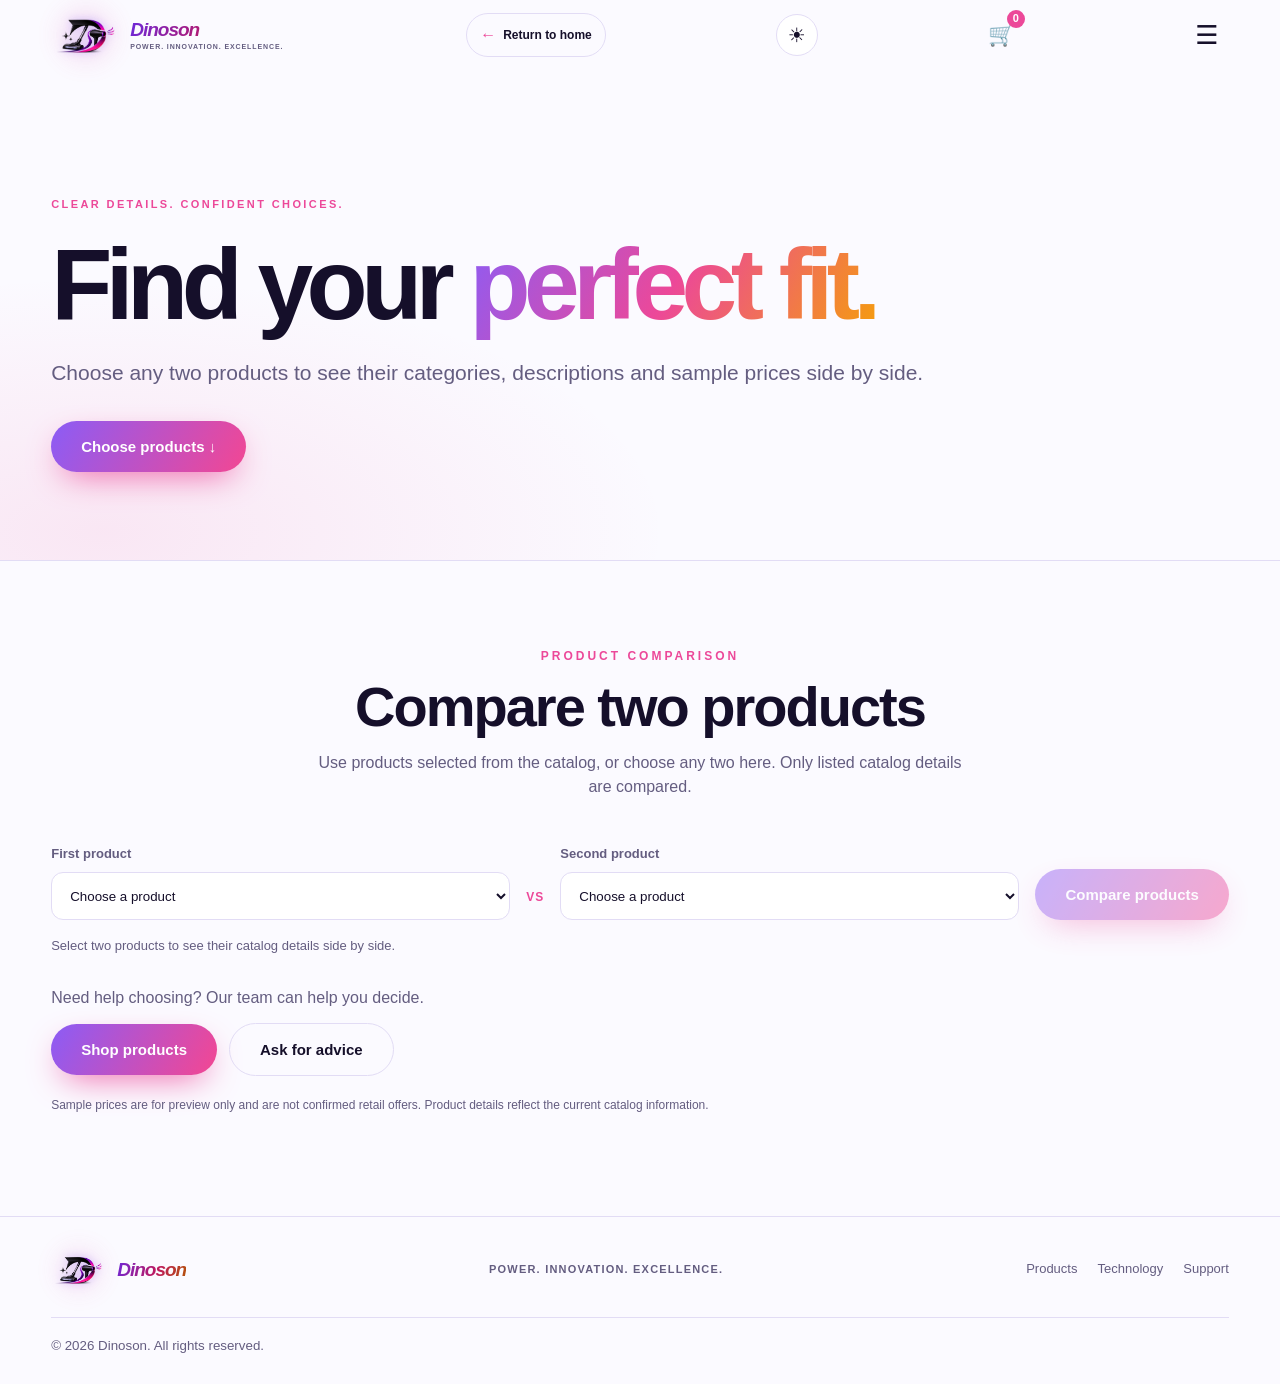
<file: DINOSON/compare.html>
<!DOCTYPE html>
<html lang="en">
<head>
  <meta charset="UTF-8">
  <meta name="viewport" content="width=device-width, initial-scale=1, viewport-fit=cover">
  <meta name="description" content="Choose two Dinoson products and compare their details side by side.">
  <meta name="robots" content="noindex,follow">
  <meta property="og:type" content="website">
  <meta property="og:site_name" content="Dinoson">
  <meta property="og:title" content="Compare Dinoson Products | Find Your Model">
  <meta property="og:description" content="Choose two Dinoson products and compare their details side by side.">
  <meta name="twitter:card" content="summary">
  <title>Compare Dinoson Products | Find Your Model</title>
  <link rel="icon" type="image/png" href="dinoson-logo.png">
  <script src="theme.js"></script>
  <script src="loader.js"></script>
  <link rel="stylesheet" href="style.css">
  <script src="script.js" defer></script>
  <script src="product-catalog.js" defer></script>
  <script src="compare.js" defer></script>
</head>
<body>
  <div id="ld" role="status" aria-label="Loading Dinoson"><div class="loader-brand"><img class="loader-mark" data-src="dinoson-logo-watermark.png" alt=""><b>Dinoson</b><span class="loader-tagline">POWER. INNOVATION. EXCELLENCE.</span></div></div><div id="pb"></div><div id="cg"></div>
  <nav id="nav"><div class="wrap nb">
    <div class="logo"><img src="dinoson-logo-watermark.png" alt="Dinoson"><span class="brand-tagline">POWER. INNOVATION. EXCELLENCE.</span></div>
    <a class="home-return" href="index.html" aria-label="Return to home page"><span>Return to home</span></a>
    <div class="links" id="links">
      <a href="products.html">Products</a><a href="technology.html">Technology</a><a href="how-it-works.html">How it works</a><a href="compare.html" aria-current="page">Compare</a><a href="faq.html">FAQ</a><a href="about.html">About</a><a href="support.html">Support</a>
    </div>
    <button class="theme-toggle" id="themeToggle" type="button" aria-label="Switch to light mode" aria-pressed="false">☾</button>
    <a class="cart" id="cart" href="cart.html" aria-label="Open shopping cart">🛒<span id="cn">0</span></a>
    <a href="products.html" class="btn mg">Shop now</a><button class="burger" id="burger" aria-label="Open menu" aria-expanded="false" type="button">☰</button>
  </div></nav>
  <main class="page-main">
    <header class="page-hero page-hero-text-only"><div class="wrap">
      <p class="page-kicker">CLEAR DETAILS. CONFIDENT CHOICES.</p>
      <h1>Find your <span class="page-gradient">perfect fit.</span></h1>
      <p class="page-lead">Choose any two products to see their categories, descriptions and sample prices side by side.</p>
      <a href="#model-comparison" class="btn">Choose products <span aria-hidden="true">↓</span></a>
    </div></header>
    <section id="model-comparison" class="page-content"><div class="wrap">
      <div class="sh"><small>PRODUCT COMPARISON</small><h2>Compare two products</h2><p>Use products selected from the catalog, or choose any two here. Only listed catalog details are compared.</p></div>
      <div class="compare-picker">
        <label for="compareProductA">First product<select id="compareProductA"></select></label>
        <span class="compare-picker-vs" aria-hidden="true">VS</span>
        <label for="compareProductB">Second product<select id="compareProductB"></select></label>
        <button id="compareProducts" class="btn" type="button" disabled>Compare products</button>
      </div>
      <p id="compareMessage" class="compare-message" aria-live="polite"></p>
      <div id="compareResults" class="compare-results" aria-live="polite"></div>
      <div class="compare-actions"><p>Need help choosing? Our team can help you decide.</p><a href="products.html" class="btn">Shop products</a><a href="support.html" class="btn o">Ask for advice</a></div>
      <p class="fine-print">Sample prices are for preview only and are not confirmed retail offers. Product details reflect the current catalog information.</p>
    </div></section>
  </main>
  <footer class="page-footer"><div class="wrap"><div class="logo"><img src="dinoson-logo-watermark.png" alt="Dinoson"><span class="brand-tagline">POWER. INNOVATION. EXCELLENCE.</span></div><p>POWER. INNOVATION. EXCELLENCE.</p><div><a href="products.html">Products</a><a href="technology.html">Technology</a><a href="support.html">Support</a></div><small>© 2026 Dinoson. All rights reserved.</small></div></footer>
</body>
</html>
</file>
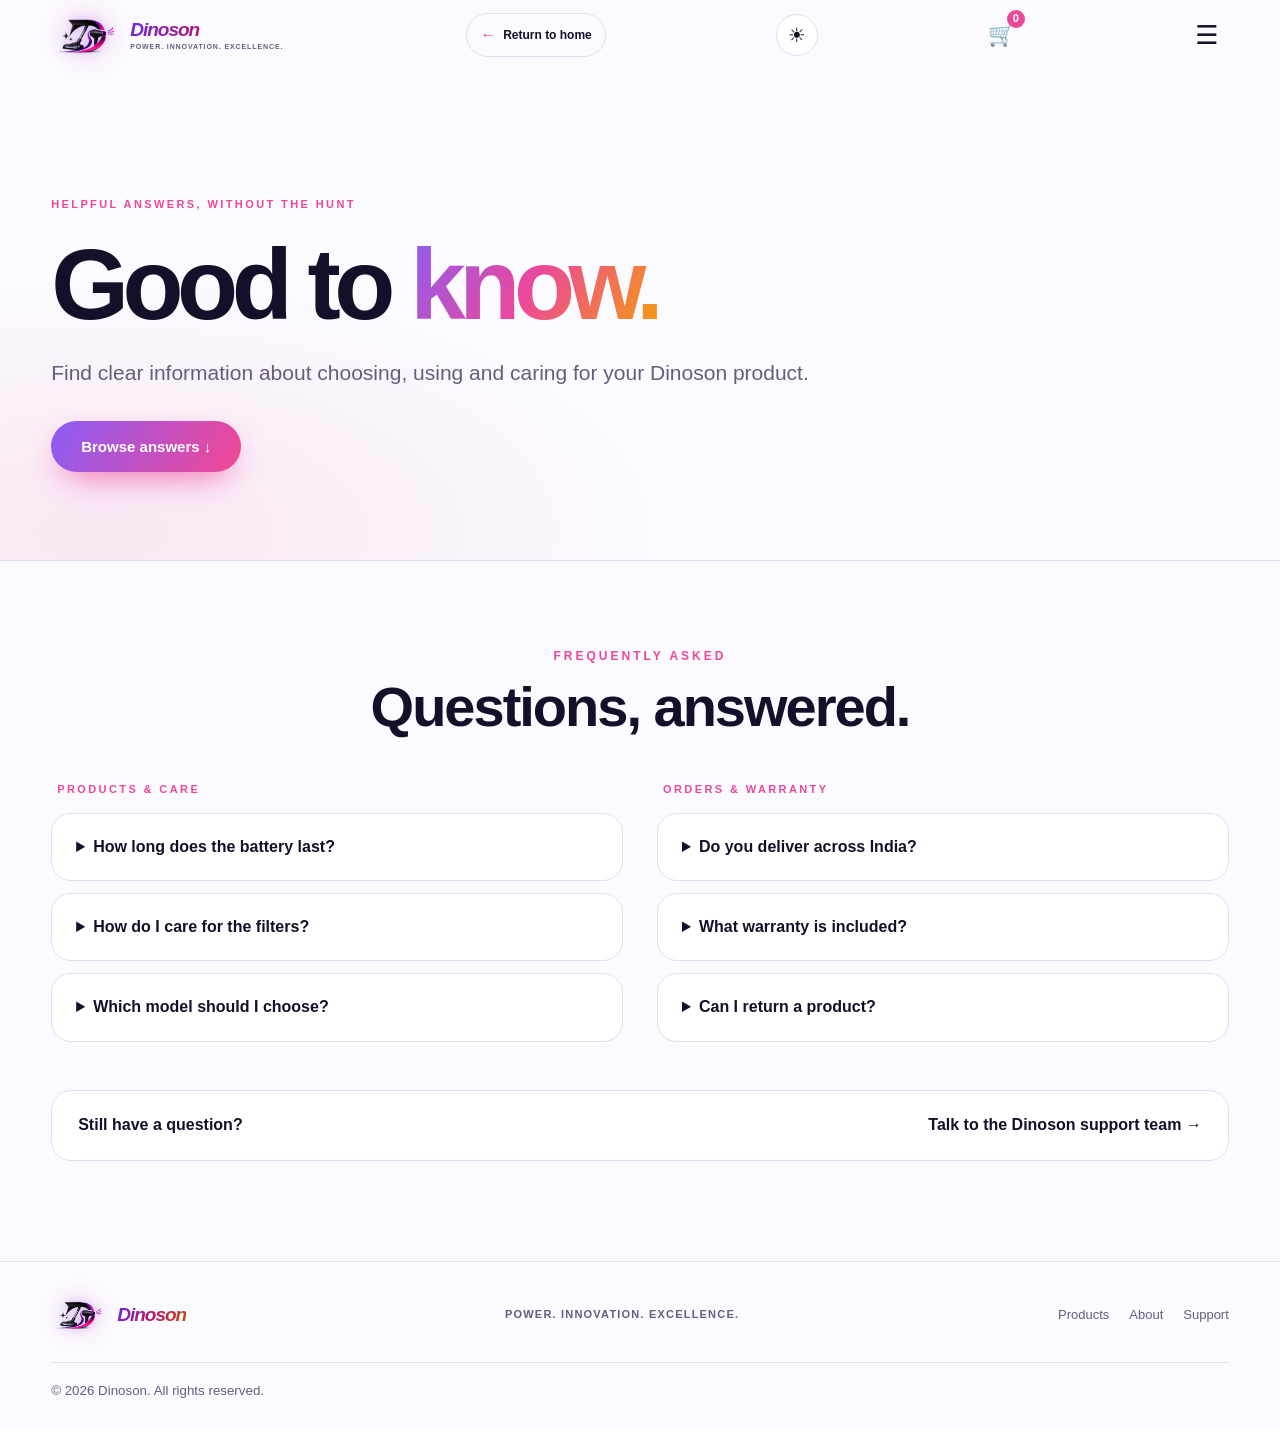
<file: DINOSON/faq.html>
<!DOCTYPE html>
<html lang="en">
<head>
  <meta charset="UTF-8">
  <meta name="viewport" content="width=device-width, initial-scale=1, viewport-fit=cover">
  <meta name="description" content="Get answers about Dinoson products, delivery, warranty, returns and care.">
  <meta property="og:type" content="website">
  <meta property="og:site_name" content="Dinoson">
  <meta property="og:title" content="Dinoson FAQs | Product, Delivery &amp; Warranty">
  <meta property="og:description" content="Get answers about Dinoson products, delivery, warranty, returns and care.">
  <meta name="twitter:card" content="summary">
  <title>Dinoson FAQs | Product, Delivery &amp; Warranty</title>
  <link rel="icon" type="image/png" href="dinoson-logo.png">
  <script src="theme.js"></script>
  <script src="loader.js"></script>
  <link rel="stylesheet" href="style.css">
  <script src="script.js" defer></script>
  <script src="product-catalog.js" defer></script>
</head>
<body>
  <div id="ld" role="status" aria-label="Loading Dinoson"><div class="loader-brand"><img class="loader-mark" data-src="dinoson-logo-watermark.png" alt=""><b>Dinoson</b><span class="loader-tagline">POWER. INNOVATION. EXCELLENCE.</span></div></div><div id="pb"></div><div id="cg"></div>
  <nav id="nav"><div class="wrap nb">
    <div class="logo"><img src="dinoson-logo-watermark.png" alt="Dinoson"><span class="brand-tagline">POWER. INNOVATION. EXCELLENCE.</span></div>
    <a class="home-return" href="index.html" aria-label="Return to home page"><span>Return to home</span></a>
    <div class="links" id="links">
      <a href="products.html">Products</a><a href="technology.html">Technology</a><a href="how-it-works.html">How it works</a><a href="compare.html">Compare</a><a href="faq.html" aria-current="page">FAQ</a><a href="about.html">About</a><a href="support.html">Support</a>
    </div>
    <button class="theme-toggle" id="themeToggle" type="button" aria-label="Switch to light mode" aria-pressed="false">☾</button>
    <a class="cart" id="cart" href="cart.html" aria-label="Open shopping cart">🛒<span id="cn">0</span></a>
    <a href="products.html" class="btn mg">Shop now</a><button class="burger" id="burger" aria-label="Open menu" aria-expanded="false" type="button">☰</button>
  </div></nav>
  <main class="page-main">
    <header class="page-hero page-hero-text-only"><div class="wrap">
      <p class="page-kicker">HELPFUL ANSWERS, WITHOUT THE HUNT</p>
      <h1>Good to <span class="page-gradient">know.</span></h1>
      <p class="page-lead">Find clear information about choosing, using and caring for your Dinoson product.</p>
      <a href="#questions" class="btn">Browse answers <span aria-hidden="true">↓</span></a>
    </div></header>
    <section id="questions" class="page-content"><div class="wrap">
      <div class="sh"><small>FREQUENTLY ASKED</small><h2>Questions, answered.</h2></div>
      <div class="faq-groups">
        <div><p class="page-kicker">PRODUCTS &amp; CARE</p>
          <details><summary>How long does the battery last?</summary><p>Runtime depends on model, power mode and the attachment in use. The Rex V12 offers up to 90 minutes in eco mode under suitable conditions.</p></details>
          <details><summary>How do I care for the filters?</summary><p>Follow the instructions supplied with your model. Let washable filters dry fully before reinstalling them.</p></details>
          <details><summary>Which model should I choose?</summary><p>Compare suction, runtime and included features on our model comparison page, or contact support for help choosing.</p></details>
        </div>
        <div><p class="page-kicker">ORDERS &amp; WARRANTY</p>
          <details><summary>Do you deliver across India?</summary><p>Delivery availability and timing depend on your location. Contact our team with your pin code to confirm options.</p></details>
          <details><summary>What warranty is included?</summary><p>Dinoson products include a 5-year parts and labour warranty, subject to the terms provided with your purchase.</p></details>
          <details><summary>Can I return a product?</summary><p>Eligible products can be returned within the 30-day home trial period. Please contact support for current return steps and conditions.</p></details>
        </div>
      </div>
      <div class="page-note"><b>Still have a question?</b><a href="support.html">Talk to the Dinoson support team →</a></div>
    </div></section>
  </main>
  <footer class="page-footer"><div class="wrap"><div class="logo"><img src="dinoson-logo-watermark.png" alt="Dinoson"><span class="brand-tagline">POWER. INNOVATION. EXCELLENCE.</span></div><p>POWER. INNOVATION. EXCELLENCE.</p><div><a href="products.html">Products</a><a href="about.html">About</a><a href="support.html">Support</a></div><small>© 2026 Dinoson. All rights reserved.</small></div></footer>
</body>
</html>
</file>
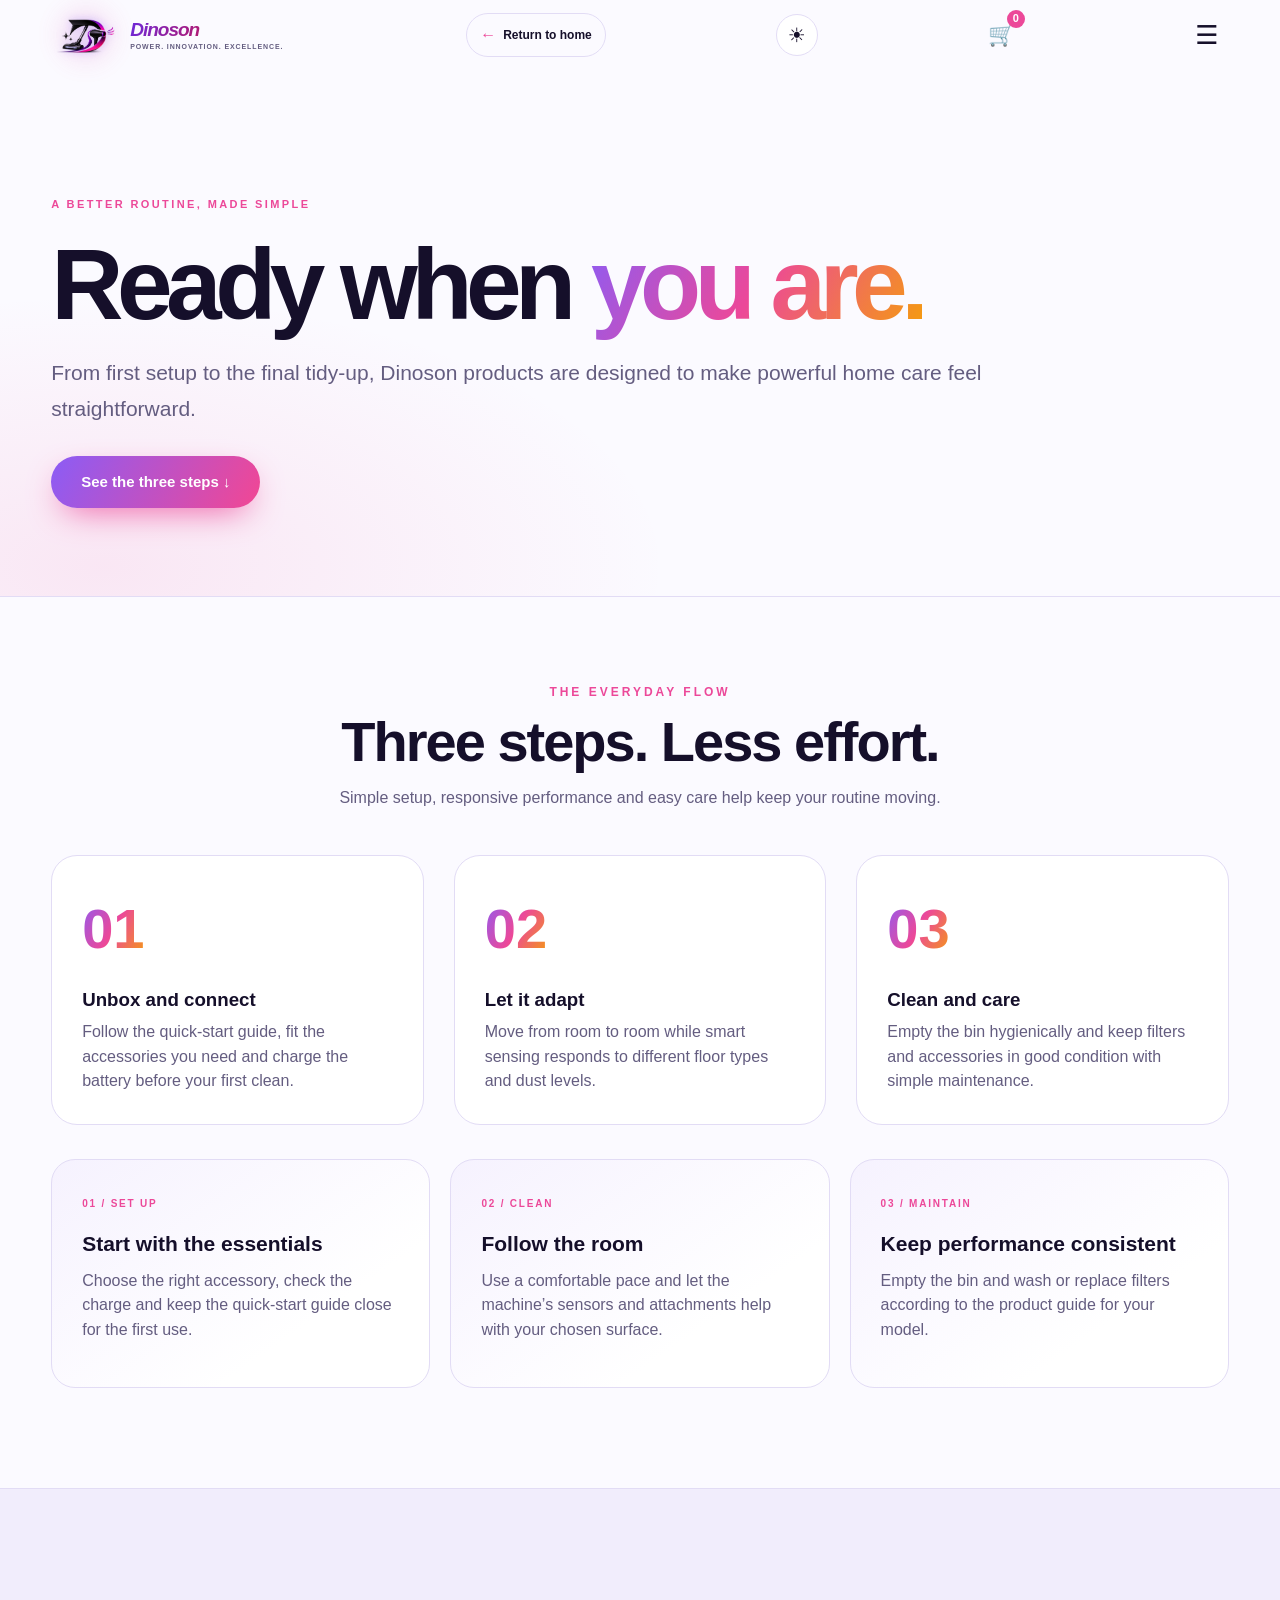
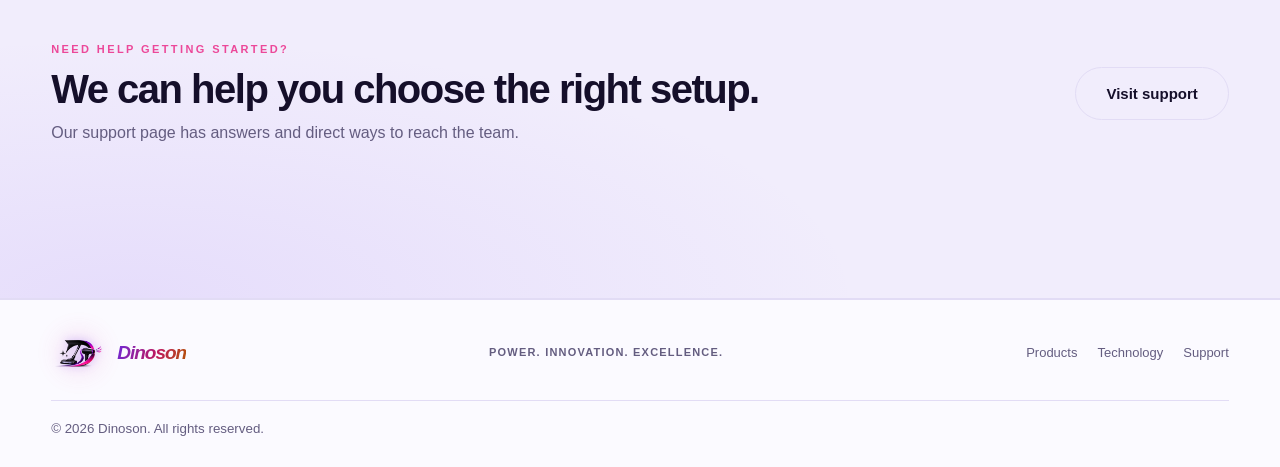
<file: DINOSON/how-it-works.html>
<!DOCTYPE html>
<html lang="en">
<head>
  <meta charset="UTF-8">
  <meta name="viewport" content="width=device-width, initial-scale=1, viewport-fit=cover">
  <meta name="description" content="See how Dinoson products fit into simple, everyday routines.">
  <meta property="og:type" content="website">
  <meta property="og:site_name" content="Dinoson">
  <meta property="og:title" content="How Dinoson Products Work | Setup &amp; Care">
  <meta property="og:description" content="See how Dinoson products fit into simple, everyday routines.">
  <meta name="twitter:card" content="summary">
  <title>How Dinoson Products Work | Setup &amp; Care</title>
  <link rel="icon" type="image/png" href="dinoson-logo.png">
  <script src="theme.js"></script>
  <script src="loader.js"></script>
  <link rel="stylesheet" href="style.css">
  <script src="script.js" defer></script>
  <script src="product-catalog.js" defer></script>
</head>
<body>
  <div id="ld" role="status" aria-label="Loading Dinoson"><div class="loader-brand"><img class="loader-mark" data-src="dinoson-logo-watermark.png" alt=""><b>Dinoson</b><span class="loader-tagline">POWER. INNOVATION. EXCELLENCE.</span></div></div><div id="pb"></div><div id="cg"></div>
  <nav id="nav"><div class="wrap nb">
    <div class="logo"><img src="dinoson-logo-watermark.png" alt="Dinoson"><span class="brand-tagline">POWER. INNOVATION. EXCELLENCE.</span></div>
    <a class="home-return" href="index.html" aria-label="Return to home page"><span>Return to home</span></a>
    <div class="links" id="links">
      <a href="products.html">Products</a><a href="technology.html">Technology</a><a href="how-it-works.html" aria-current="page">How it works</a><a href="compare.html">Compare</a><a href="faq.html">FAQ</a><a href="about.html">About</a><a href="support.html">Support</a>
    </div>
    <button class="theme-toggle" id="themeToggle" type="button" aria-label="Switch to light mode" aria-pressed="false">☾</button>
    <a class="cart" id="cart" href="cart.html" aria-label="Open shopping cart">🛒<span id="cn">0</span></a>
    <a href="products.html" class="btn mg">Shop now</a><button class="burger" id="burger" aria-label="Open menu" aria-expanded="false" type="button">☰</button>
  </div></nav>
  <main class="page-main">
    <header class="page-hero page-hero-text-only"><div class="wrap">
      <p class="page-kicker">A BETTER ROUTINE, MADE SIMPLE</p>
      <h1>Ready when <span class="page-gradient">you are.</span></h1>
      <p class="page-lead">From first setup to the final tidy-up, Dinoson products are designed to make powerful home care feel straightforward.</p>
      <a href="#steps" class="btn">See the three steps <span aria-hidden="true">↓</span></a>
    </div></header>
    <section id="steps" class="page-content"><div class="wrap">
      <div class="sh"><small>THE EVERYDAY FLOW</small><h2>Three steps. Less effort.</h2><p>Simple setup, responsive performance and easy care help keep your routine moving.</p></div>
      <div class="steps">
        <article class="st"><h3>Unbox and connect</h3><p>Follow the quick-start guide, fit the accessories you need and charge the battery before your first clean.</p></article>
        <article class="st"><h3>Let it adapt</h3><p>Move from room to room while smart sensing responds to different floor types and dust levels.</p></article>
        <article class="st"><h3>Clean and care</h3><p>Empty the bin hygienically and keep filters and accessories in good condition with simple maintenance.</p></article>
      </div>
      <div class="routine-grid">
        <article class="page-card"><span class="page-card-number">01 / SET UP</span><h3>Start with the essentials</h3><p>Choose the right accessory, check the charge and keep the quick-start guide close for the first use.</p></article>
        <article class="page-card"><span class="page-card-number">02 / CLEAN</span><h3>Follow the room</h3><p>Use a comfortable pace and let the machine’s sensors and attachments help with your chosen surface.</p></article>
        <article class="page-card"><span class="page-card-number">03 / MAINTAIN</span><h3>Keep performance consistent</h3><p>Empty the bin and wash or replace filters according to the product guide for your model.</p></article>
      </div>
    </div></section>
    <section class="page-band"><div class="wrap page-band-inner"><div><p class="page-kicker">NEED HELP GETTING STARTED?</p><h2>We can help you choose the right setup.</h2><p>Our support page has answers and direct ways to reach the team.</p></div><a href="support.html" class="btn o">Visit support</a></div></section>
  </main>
  <footer class="page-footer"><div class="wrap"><div class="logo"><img src="dinoson-logo-watermark.png" alt="Dinoson"><span class="brand-tagline">POWER. INNOVATION. EXCELLENCE.</span></div><p>POWER. INNOVATION. EXCELLENCE.</p><div><a href="products.html">Products</a><a href="technology.html">Technology</a><a href="support.html">Support</a></div><small>© 2026 Dinoson. All rights reserved.</small></div></footer>
</body>
</html>
</file>
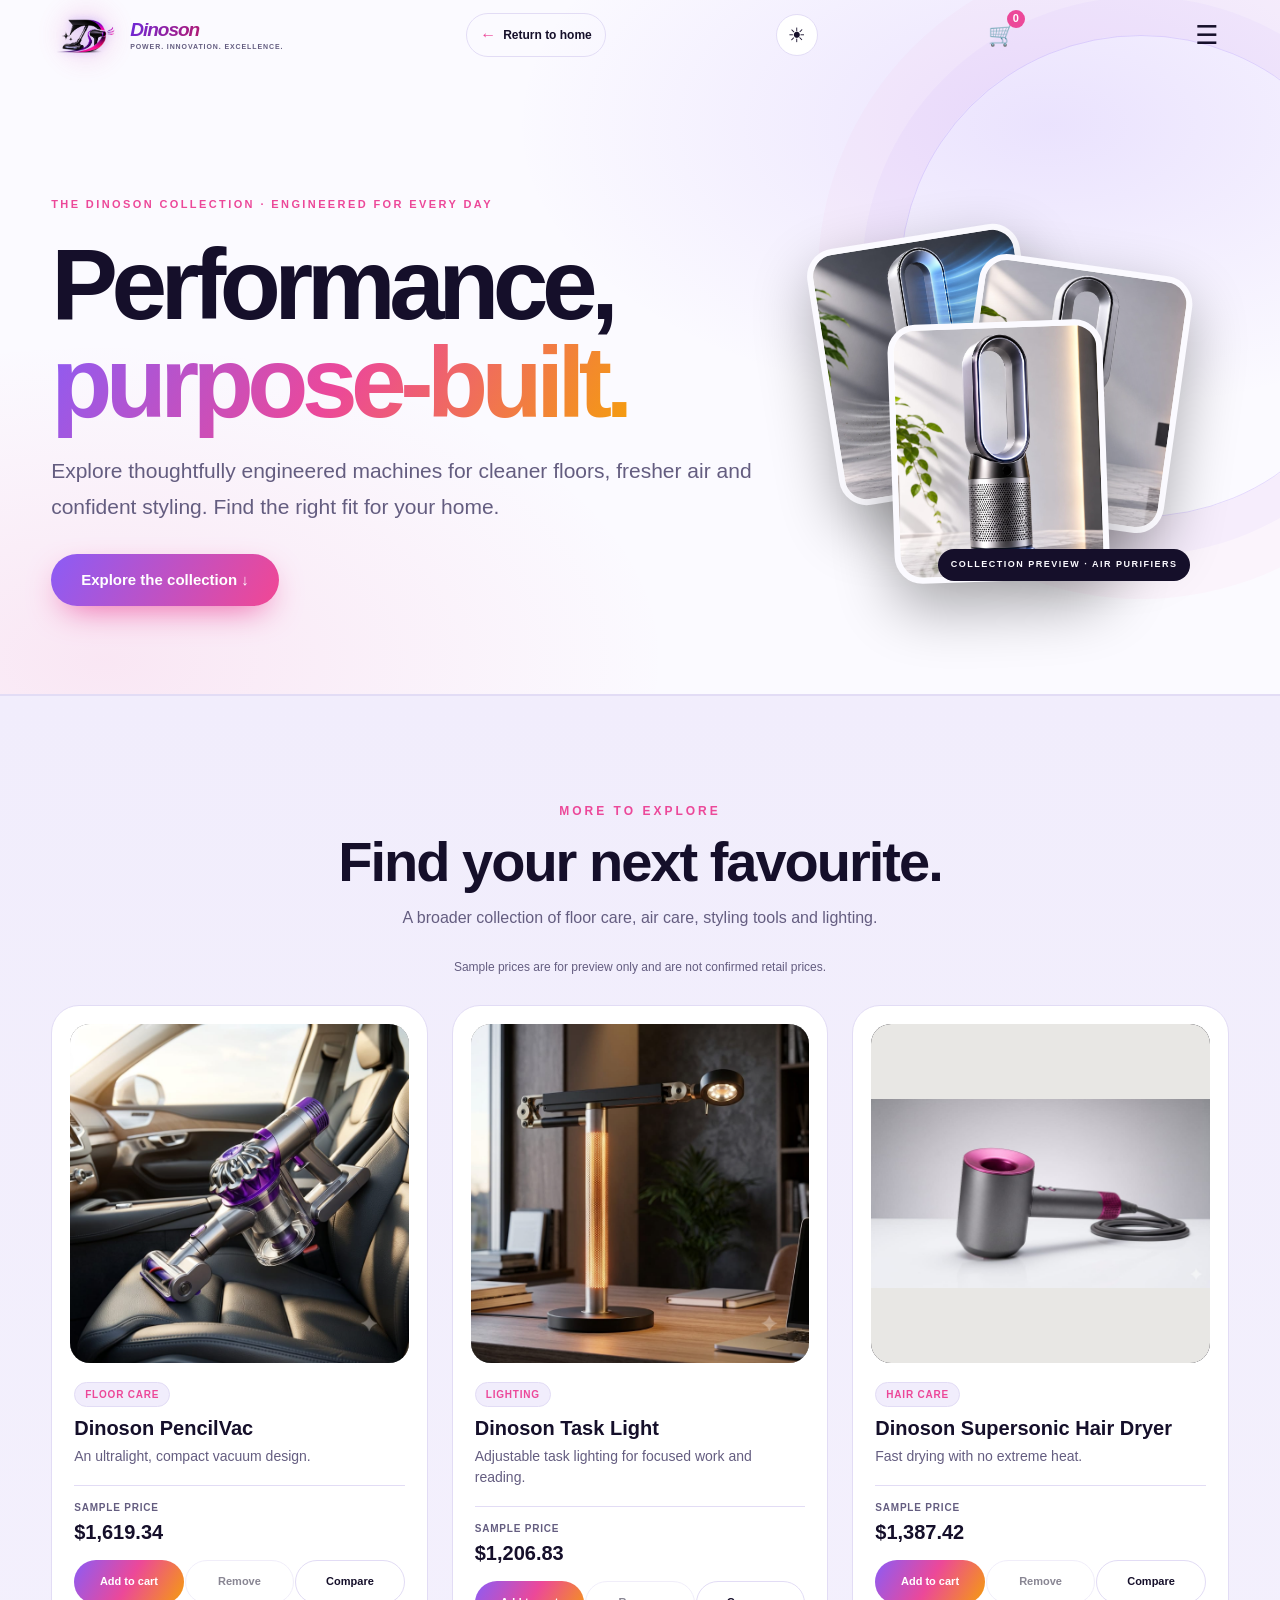
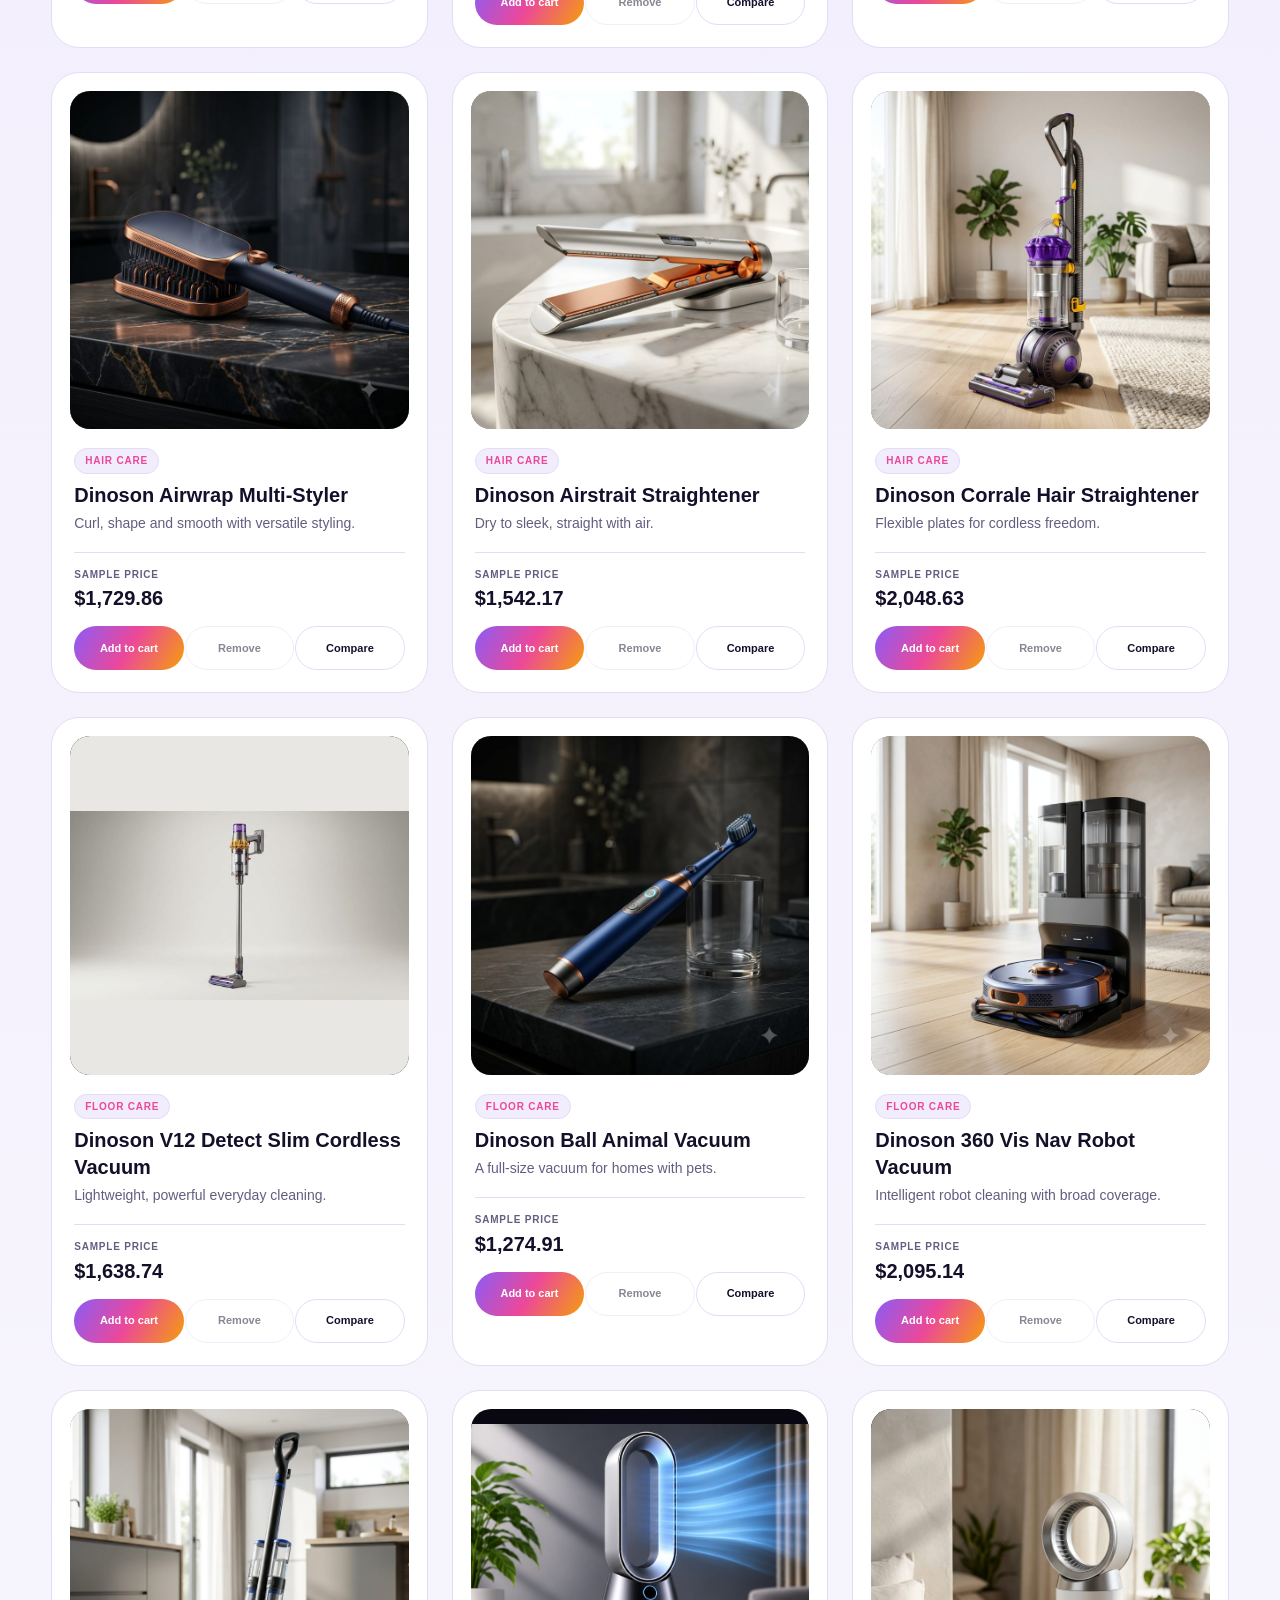
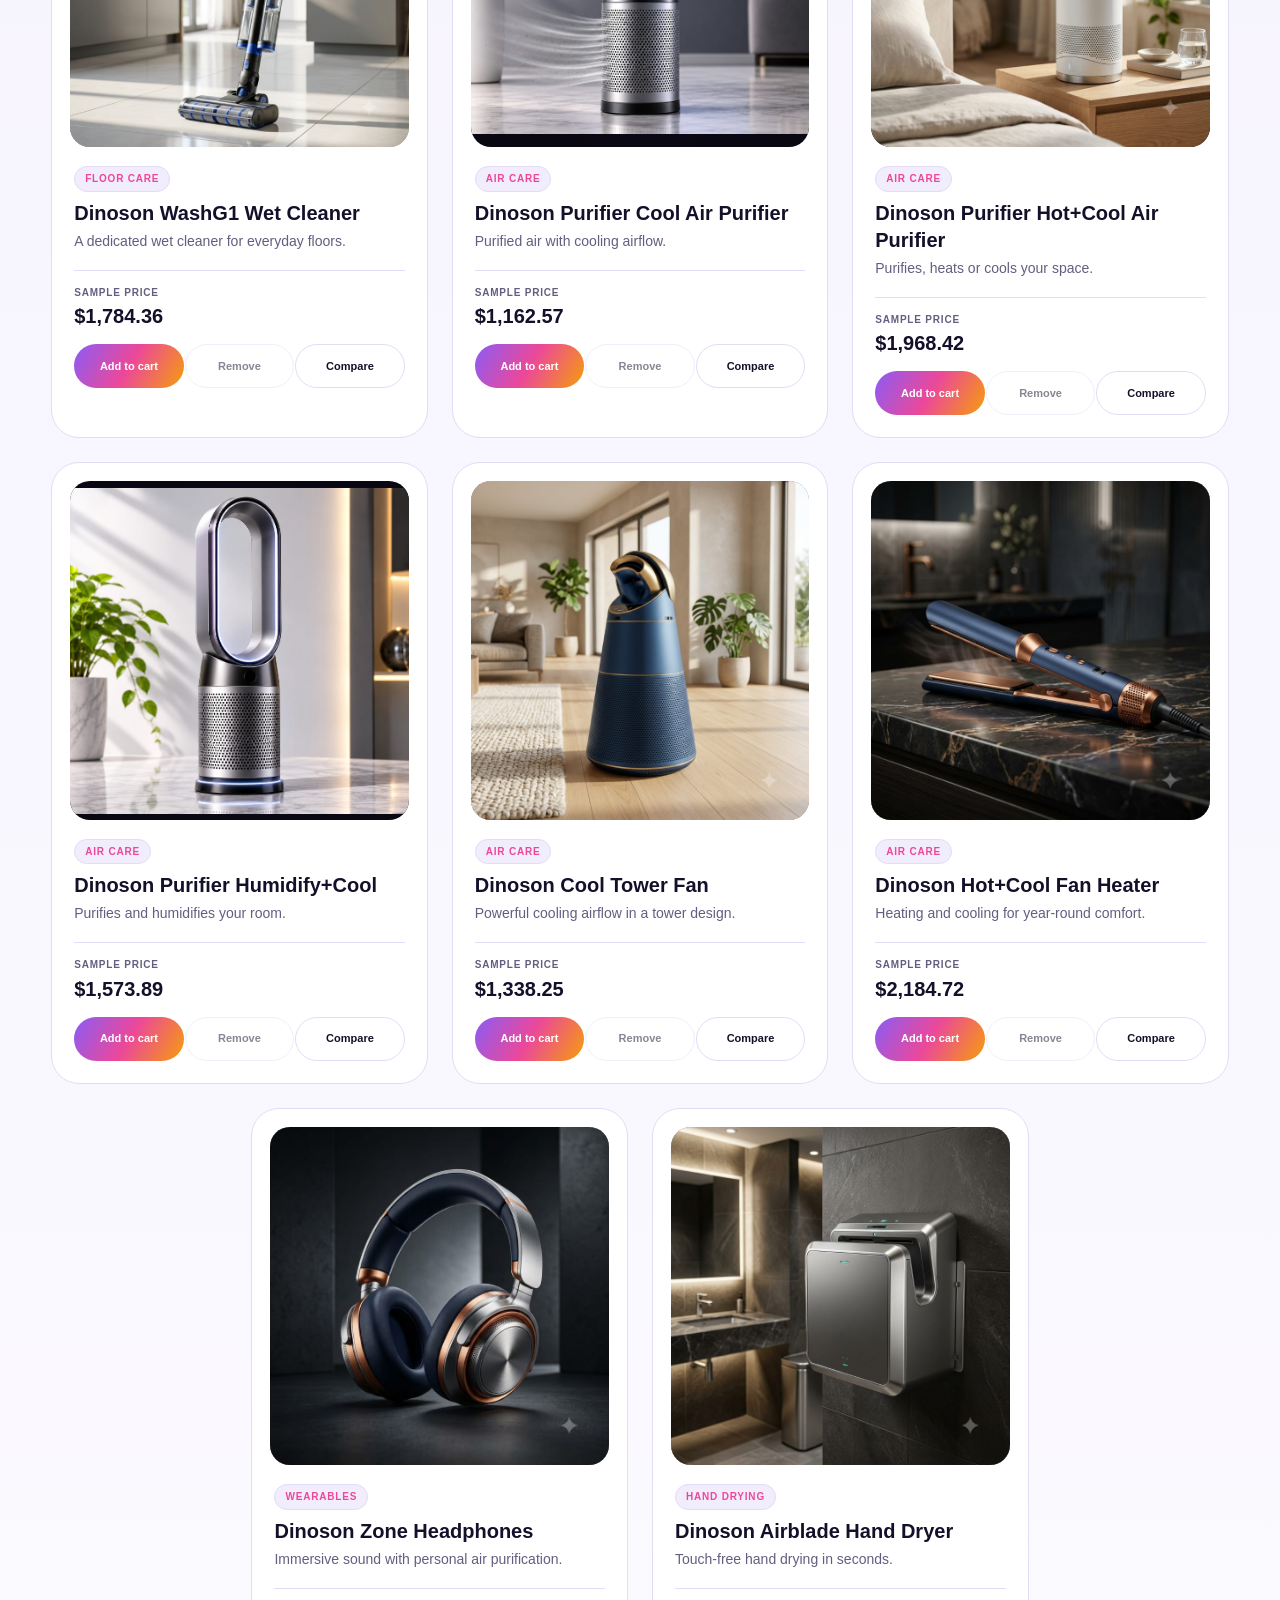
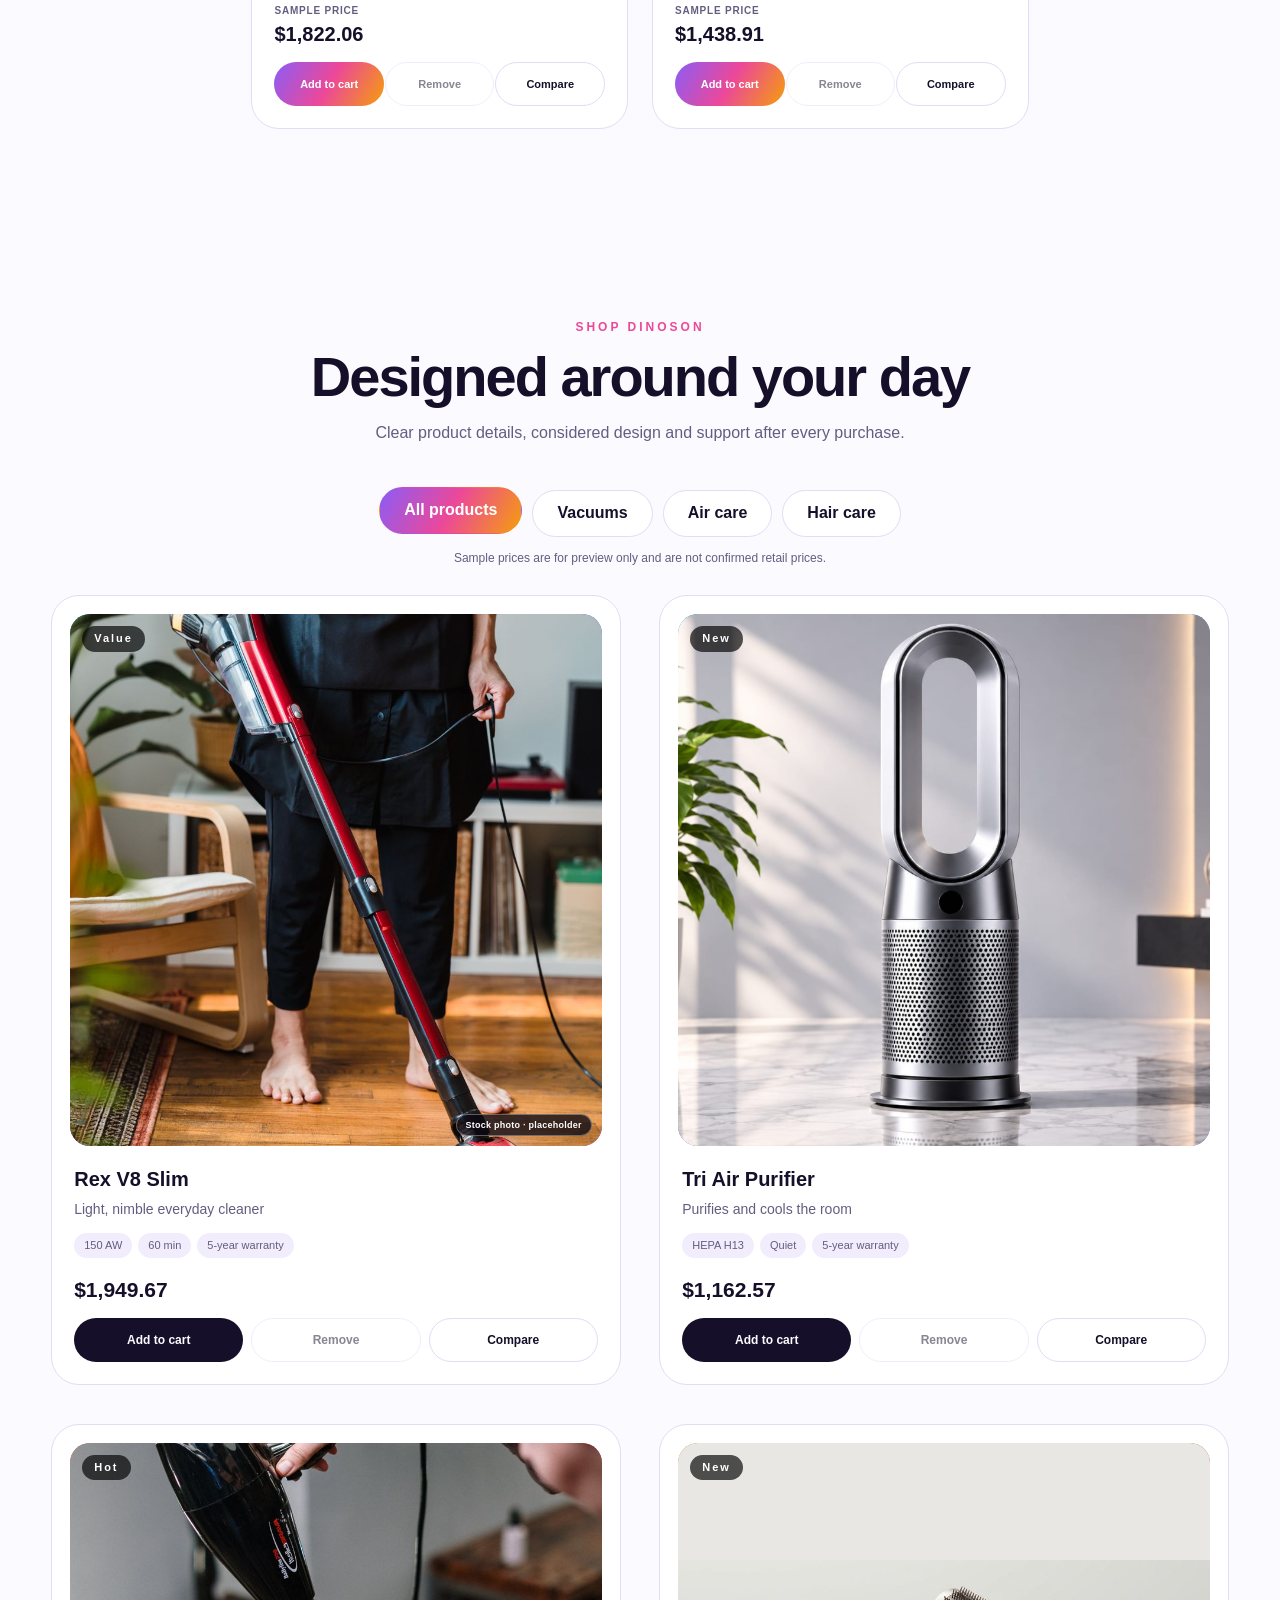
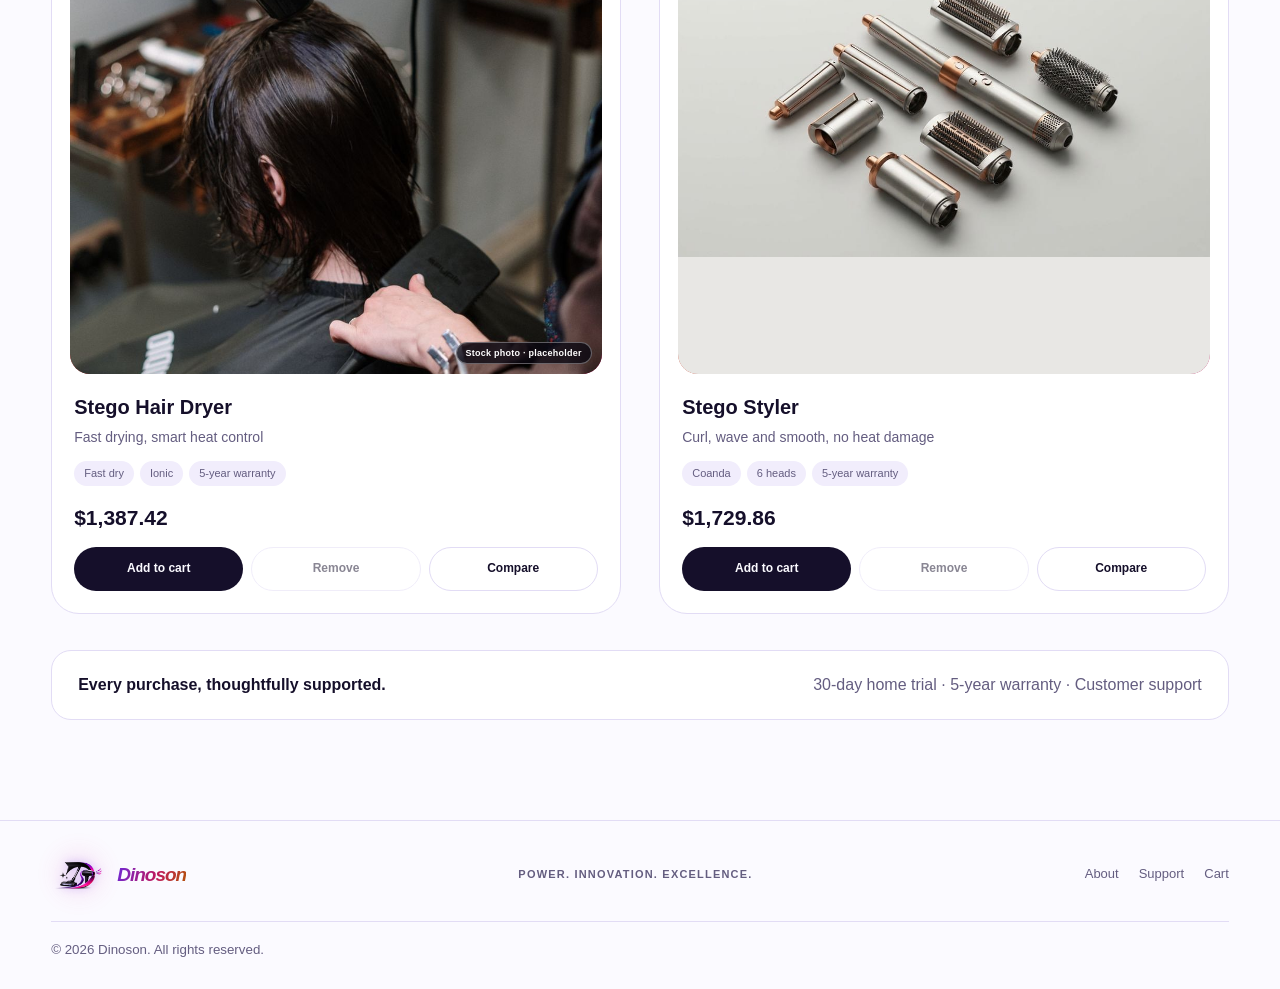
<file: DINOSON/products.html>
<!DOCTYPE html>
<html lang="en">
<head>
  <meta charset="UTF-8">
  <meta name="viewport" content="width=device-width, initial-scale=1, viewport-fit=cover">
  <meta name="description" content="Explore Dinoson vacuums, air purifiers and hair-care tools. Compare product details and find options for your everyday home-care routine.">
  <meta property="og:type" content="website">
  <meta property="og:site_name" content="Dinoson">
  <meta property="og:title" content="Dinoson Products | Vacuums, Air &amp; Hair Care">
  <meta property="og:description" content="Explore Dinoson vacuums, air purifiers and hair-care tools for everyday home care.">
  <meta name="twitter:card" content="summary">
  <title>Dinoson Products | Vacuums, Air &amp; Hair Care</title>
  <link rel="icon" type="image/png" href="dinoson-logo.png">
  <script src="theme.js"></script>
  <script src="loader.js"></script>
  <link rel="stylesheet" href="style.css">
  <script src="script.js" defer></script>
  <script src="product-catalog.js" defer></script>
</head>
<body>
  <div id="ld" role="status" aria-label="Loading Dinoson"><div class="loader-brand"><img class="loader-mark" data-src="dinoson-logo-watermark.png" alt=""><b>Dinoson</b><span class="loader-tagline">POWER. INNOVATION. EXCELLENCE.</span></div></div><div id="pb"></div><div id="cg"></div>
  <nav id="nav"><div class="wrap nb">
    <div class="logo"><img src="dinoson-logo-watermark.png" alt="Dinoson"><span class="brand-tagline">POWER. INNOVATION. EXCELLENCE.</span></div>
    <a class="home-return" href="index.html" aria-label="Return to home page"><span>Return to home</span></a>
    <div class="links" id="links">
      <a href="products.html" aria-current="page">Products</a><a href="technology.html">Technology</a><a href="how-it-works.html">How it works</a><a href="compare.html">Compare</a><a href="faq.html">FAQ</a><a href="about.html">About</a><a href="support.html">Support</a>
    </div>
    <button class="theme-toggle" id="themeToggle" type="button" aria-label="Switch to light mode" aria-pressed="false">☾</button>
    <a class="cart" id="cart" href="cart.html" aria-label="Open shopping cart">🛒<span id="cn">0</span></a>
    <a href="products.html" class="btn mg">Shop now</a><button class="burger" id="burger" aria-label="Open menu" aria-expanded="false" type="button">☰</button>
  </div></nav>
  <main class="page-main">
    <header class="page-hero"><div class="wrap">
      <p class="page-kicker">THE DINOSON COLLECTION · ENGINEERED FOR EVERY DAY</p>
      <h1>Performance, <span class="page-gradient">purpose-built.</span></h1>
      <p class="page-lead">Explore thoughtfully engineered machines for cleaner floors, fresher air and confident styling. Find the right fit for your home.</p>
      <a href="#dinoson-range" class="btn">Explore the collection <span aria-hidden="true">↓</span></a>
      <div class="page-hero-visual hero-products-art" aria-hidden="true"><div class="product-photo-stack"><figure><img src="product-photos/air-purifier-angle-1.png" alt=""></figure><figure><img src="product-photos/air-purifier-angle-2.jpg" alt=""></figure><figure><img src="product-photos/air-purifier-angle-3.jpg" alt=""></figure><span>COLLECTION PREVIEW · AIR PURIFIERS</span></div></div>
    </div></header>
    <section class="product-shelf" id="dinoson-range" data-product-shelf="products">
      <div class="wrap"><div class="sh"><small>MORE TO EXPLORE</small><h2>Find your next favourite.</h2><p>A broader collection of floor care, air care, styling tools and lighting.</p></div><div class="brand-product-grid"></div></div>
    </section>
    <section id="collection" class="page-content">
      <div class="wrap">
      <div class="sh"><small>SHOP DINOSON</small><h2>Designed around your day</h2><p>Clear product details, considered design and support after every purchase.</p></div>
      <div class="tabs" id="tabs"><button class="on" data-f="all" type="button">All products</button><button data-f="vac" type="button">Vacuums</button><button data-f="air" type="button">Air care</button><button data-f="hair" type="button">Hair care</button></div>
      <p class="product-price-disclaimer collection-price-disclaimer">Sample prices are for preview only and are not confirmed retail prices.</p>
      <div class="grid" id="grid" aria-live="polite"></div>
      <div class="page-note"><b>Every purchase, thoughtfully supported.</b><span>30-day home trial · 5-year warranty · Customer support</span></div>
      </div>
    </section>
  </main>
  <footer class="page-footer"><div class="wrap"><div class="logo"><img src="dinoson-logo-watermark.png" alt="Dinoson"><span class="brand-tagline">POWER. INNOVATION. EXCELLENCE.</span></div><p>POWER. INNOVATION. EXCELLENCE.</p><div><a href="about.html">About</a><a href="support.html">Support</a><a href="cart.html">Cart</a></div><small>© 2026 Dinoson. All rights reserved.</small></div></footer>
</body>
</html>
</file>
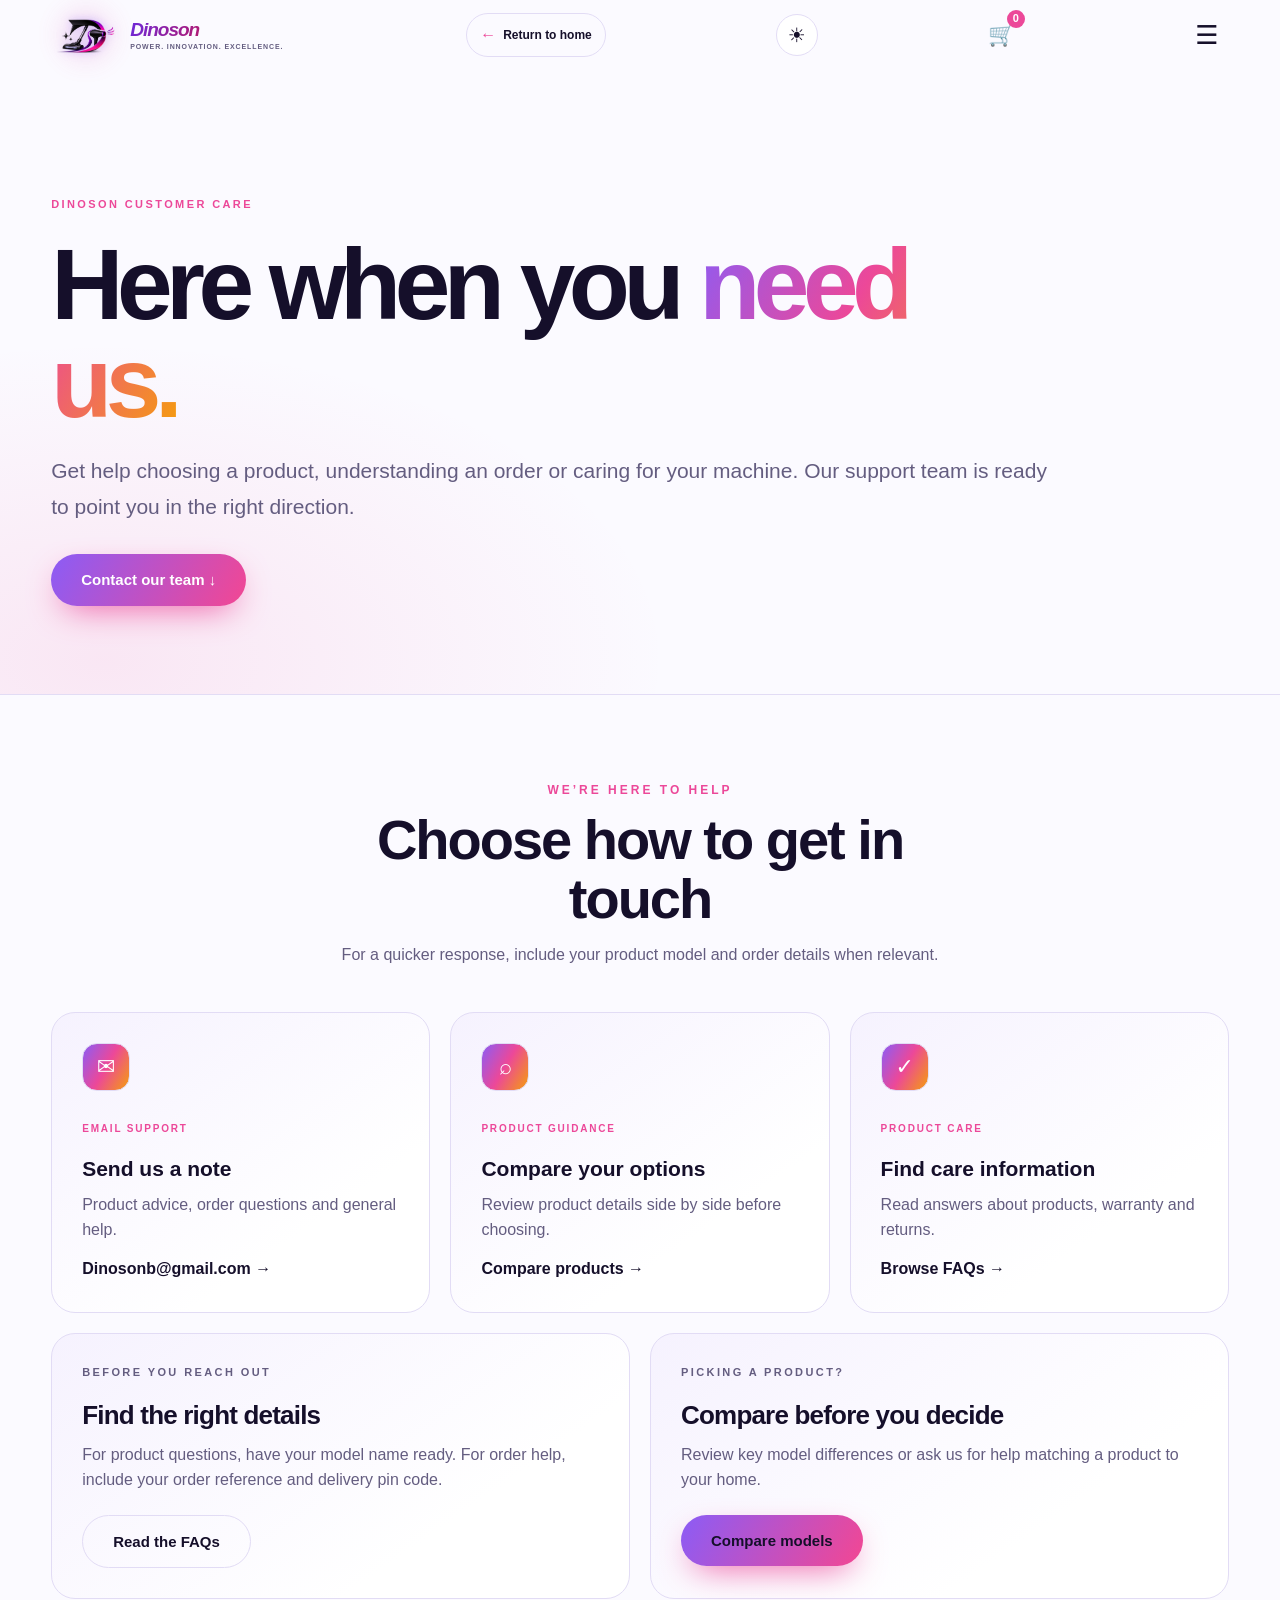
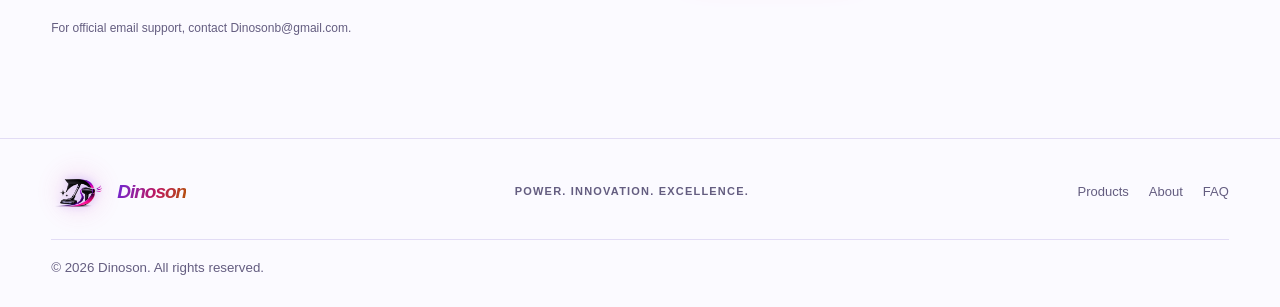
<file: DINOSON/support.html>
<!DOCTYPE html>
<html lang="en">
<head>
  <meta charset="UTF-8">
  <meta name="viewport" content="width=device-width, initial-scale=1, viewport-fit=cover">
  <meta name="description" content="Contact Dinoson for product advice, delivery details and customer support.">
  <meta property="og:type" content="website">
  <meta property="og:site_name" content="Dinoson">
  <meta property="og:title" content="Dinoson Support | Contact Our Team">
  <meta property="og:description" content="Contact Dinoson for product advice, delivery details and customer support.">
  <meta name="twitter:card" content="summary">
  <title>Dinoson Support | Contact Our Team</title>
  <link rel="icon" type="image/png" href="dinoson-logo.png">
  <script src="theme.js"></script>
  <script src="loader.js"></script>
  <link rel="stylesheet" href="style.css">
  <script src="script.js" defer></script>
  <script src="product-catalog.js" defer></script>
</head>
<body>
  <div id="ld" role="status" aria-label="Loading Dinoson"><div class="loader-brand"><img class="loader-mark" data-src="dinoson-logo-watermark.png" alt=""><b>Dinoson</b><span class="loader-tagline">POWER. INNOVATION. EXCELLENCE.</span></div></div><div id="pb"></div><div id="cg"></div>
  <nav id="nav"><div class="wrap nb">
    <div class="logo"><img src="dinoson-logo-watermark.png" alt="Dinoson"><span class="brand-tagline">POWER. INNOVATION. EXCELLENCE.</span></div>
    <a class="home-return" href="index.html" aria-label="Return to home page"><span>Return to home</span></a>
    <div class="links" id="links">
      <a href="products.html">Products</a><a href="technology.html">Technology</a><a href="how-it-works.html">How it works</a><a href="compare.html">Compare</a><a href="faq.html">FAQ</a><a href="about.html">About</a><a href="support.html" aria-current="page">Support</a>
    </div>
    <button class="theme-toggle" id="themeToggle" type="button" aria-label="Switch to light mode" aria-pressed="false">☾</button>
    <a class="cart" id="cart" href="cart.html" aria-label="Open shopping cart">🛒<span id="cn">0</span></a>
    <a href="products.html" class="btn mg">Shop now</a><button class="burger" id="burger" aria-label="Open menu" aria-expanded="false" type="button">☰</button>
  </div></nav>
  <main class="page-main">
    <header class="page-hero page-hero-text-only"><div class="wrap">
      <p class="page-kicker">DINOSON CUSTOMER CARE</p>
      <h1>Here when you <span class="page-gradient">need us.</span></h1>
      <p class="page-lead">Get help choosing a product, understanding an order or caring for your machine. Our support team is ready to point you in the right direction.</p>
      <a href="#contact-options" class="btn">Contact our team <span aria-hidden="true">↓</span></a>
    </div></header>
    <section id="contact-options" class="page-content"><div class="wrap">
      <div class="sh"><small>WE’RE HERE TO HELP</small><h2>Choose how to get in touch</h2><p>For a quicker response, include your product model and order details when relevant.</p></div>
      <div class="support-grid">
        <article class="page-card"><span class="support-icon">✉</span><span class="page-card-number">EMAIL SUPPORT</span><h3>Send us a note</h3><p>Product advice, order questions and general help.</p><a href="mailto:Dinosonb@gmail.com">Dinosonb@gmail.com →</a></article>
        <article class="page-card"><span class="support-icon">⌕</span><span class="page-card-number">PRODUCT GUIDANCE</span><h3>Compare your options</h3><p>Review product details side by side before choosing.</p><a href="compare.html">Compare products →</a></article>
        <article class="page-card"><span class="support-icon">✓</span><span class="page-card-number">PRODUCT CARE</span><h3>Find care information</h3><p>Read answers about products, warranty and returns.</p><a href="faq.html">Browse FAQs →</a></article>
      </div>
      <div class="support-lower">
        <div class="page-card"><p class="page-kicker">BEFORE YOU REACH OUT</p><h2>Find the right details</h2><p>For product questions, have your model name ready. For order help, include your order reference and delivery pin code.</p><a href="faq.html" class="btn o">Read the FAQs</a></div>
        <div class="page-card"><p class="page-kicker">PICKING A PRODUCT?</p><h2>Compare before you decide</h2><p>Review key model differences or ask us for help matching a product to your home.</p><a href="compare.html" class="btn">Compare models</a></div>
      </div>
      <p class="fine-print">For official email support, contact Dinosonb@gmail.com.</p>
    </div></section>
  </main>
  <footer class="page-footer"><div class="wrap"><div class="logo"><img src="dinoson-logo-watermark.png" alt="Dinoson"><span class="brand-tagline">POWER. INNOVATION. EXCELLENCE.</span></div><p>POWER. INNOVATION. EXCELLENCE.</p><div><a href="products.html">Products</a><a href="about.html">About</a><a href="faq.html">FAQ</a></div><small>© 2026 Dinoson. All rights reserved.</small></div></footer>
</body>
</html>
</file>
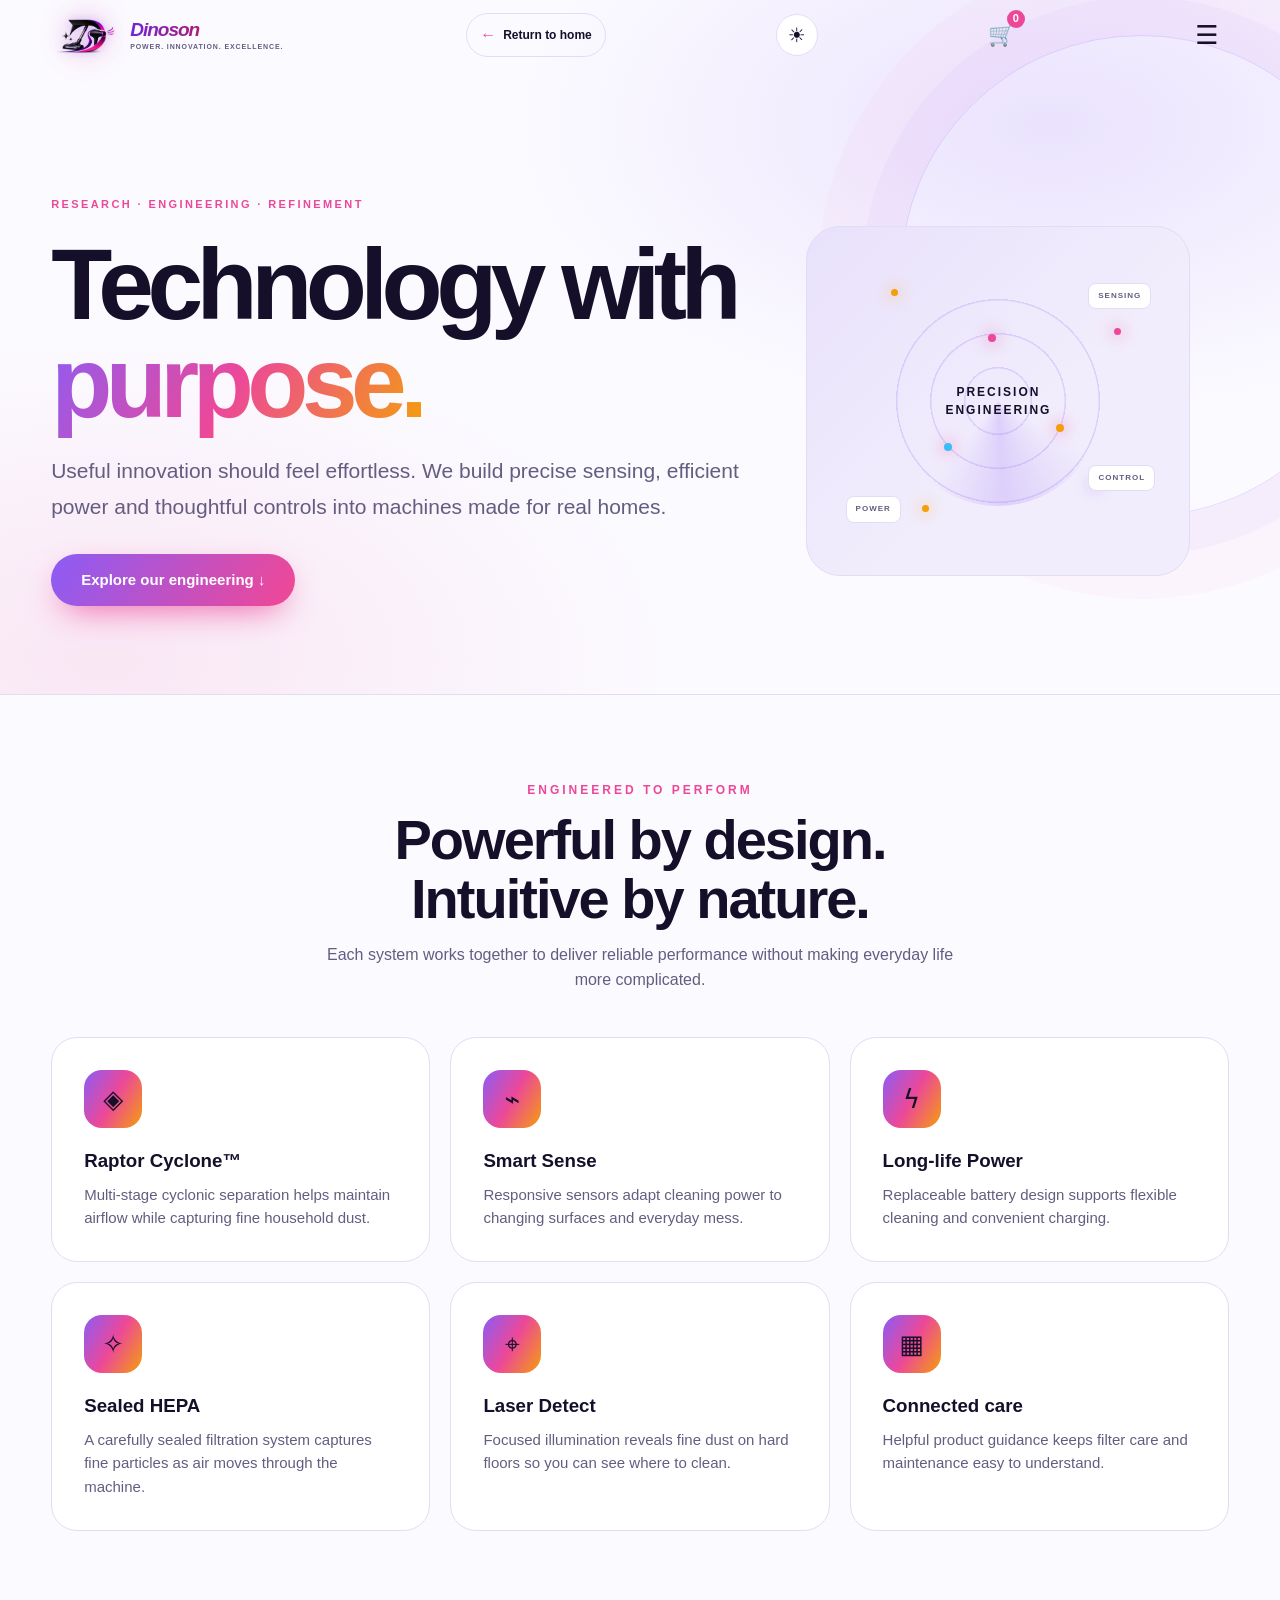
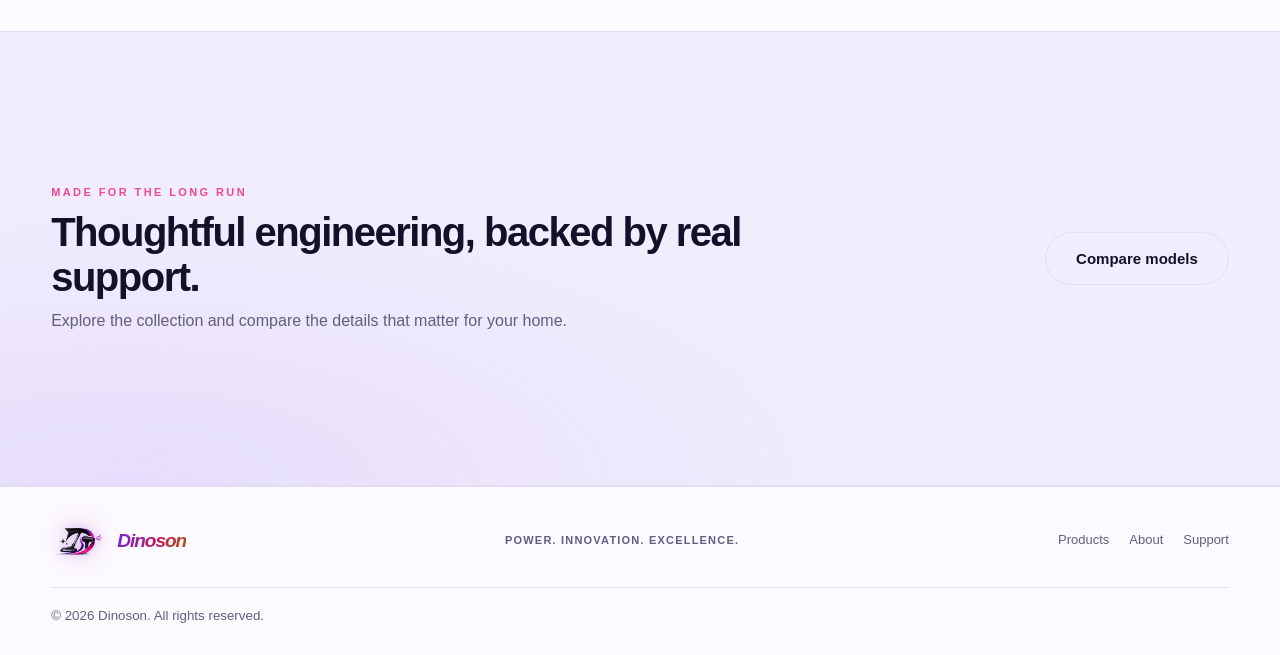
<file: DINOSON/technology.html>
<!DOCTYPE html>
<html lang="en">
<head>
  <meta charset="UTF-8">
  <meta name="viewport" content="width=device-width, initial-scale=1, viewport-fit=cover">
  <meta name="description" content="Discover the engineering and thoughtful technology behind Dinoson home products.">
  <meta property="og:type" content="website">
  <meta property="og:site_name" content="Dinoson">
  <meta property="og:title" content="Dinoson Technology | Home Care Engineering">
  <meta property="og:description" content="Discover the engineering and thoughtful technology behind Dinoson home products.">
  <meta name="twitter:card" content="summary">
  <title>Dinoson Technology | Home Care Engineering</title>
  <link rel="icon" type="image/png" href="dinoson-logo.png">
  <script src="theme.js"></script>
  <script src="loader.js"></script>
  <link rel="stylesheet" href="style.css">
  <script src="script.js" defer></script>
  <script src="product-catalog.js" defer></script>
</head>
<body>
  <div id="ld" role="status" aria-label="Loading Dinoson"><div class="loader-brand"><img class="loader-mark" data-src="dinoson-logo-watermark.png" alt=""><b>Dinoson</b><span class="loader-tagline">POWER. INNOVATION. EXCELLENCE.</span></div></div><div id="pb"></div><div id="cg"></div>
  <nav id="nav"><div class="wrap nb">
    <div class="logo"><img src="dinoson-logo-watermark.png" alt="Dinoson"><span class="brand-tagline">POWER. INNOVATION. EXCELLENCE.</span></div>
    <a class="home-return" href="index.html" aria-label="Return to home page"><span>Return to home</span></a>
    <div class="links" id="links">
      <a href="products.html">Products</a><a href="technology.html" aria-current="page">Technology</a><a href="how-it-works.html">How it works</a><a href="compare.html">Compare</a><a href="faq.html">FAQ</a><a href="about.html">About</a><a href="support.html">Support</a>
    </div>
    <button class="theme-toggle" id="themeToggle" type="button" aria-label="Switch to light mode" aria-pressed="false">☾</button>
    <a class="cart" id="cart" href="cart.html" aria-label="Open shopping cart">🛒<span id="cn">0</span></a>
    <a href="products.html" class="btn mg">Shop now</a><button class="burger" id="burger" aria-label="Open menu" aria-expanded="false" type="button">☰</button>
  </div></nav>
  <main class="page-main">
    <header class="page-hero"><div class="wrap">
      <p class="page-kicker">RESEARCH · ENGINEERING · REFINEMENT</p>
      <h1>Technology with <span class="page-gradient">purpose.</span></h1>
      <p class="page-lead">Useful innovation should feel effortless. We build precise sensing, efficient power and thoughtful controls into machines made for real homes.</p>
      <a href="#engineering" class="btn">Explore our engineering <span aria-hidden="true">↓</span></a>
      <div class="page-hero-visual hero-tech-art" aria-hidden="true"><div class="tech-grid"><i></i><i></i><i></i><i></i><div class="tech-radar"><b></b><b></b><b></b><span>PRECISION<br>ENGINEERING</span></div><span class="tech-label tech-label-a">SENSING</span><span class="tech-label tech-label-b">POWER</span><span class="tech-label tech-label-c">CONTROL</span></div></div>
    </div></header>
    <section id="engineering" class="page-content"><div class="wrap">
      <div class="sh"><small>ENGINEERED TO PERFORM</small><h2>Powerful by design. Intuitive by nature.</h2><p>Each system works together to deliver reliable performance without making everyday life more complicated.</p></div>
      <div class="feat">
        <article class="f"><div class="ic">◈</div><h3>Raptor Cyclone™</h3><p>Multi-stage cyclonic separation helps maintain airflow while capturing fine household dust.</p></article>
        <article class="f"><div class="ic">⌁</div><h3>Smart Sense</h3><p>Responsive sensors adapt cleaning power to changing surfaces and everyday mess.</p></article>
        <article class="f"><div class="ic">ϟ</div><h3>Long-life Power</h3><p>Replaceable battery design supports flexible cleaning and convenient charging.</p></article>
        <article class="f"><div class="ic">✧</div><h3>Sealed HEPA</h3><p>A carefully sealed filtration system captures fine particles as air moves through the machine.</p></article>
        <article class="f"><div class="ic">⌖</div><h3>Laser Detect</h3><p>Focused illumination reveals fine dust on hard floors so you can see where to clean.</p></article>
        <article class="f"><div class="ic">▦</div><h3>Connected care</h3><p>Helpful product guidance keeps filter care and maintenance easy to understand.</p></article>
      </div>
    </div></section>
    <section class="page-band"><div class="wrap page-band-inner"><div><p class="page-kicker">MADE FOR THE LONG RUN</p><h2>Thoughtful engineering, backed by real support.</h2><p>Explore the collection and compare the details that matter for your home.</p></div><a href="compare.html" class="btn o">Compare models</a></div></section>
  </main>
  <footer class="page-footer"><div class="wrap"><div class="logo"><img src="dinoson-logo-watermark.png" alt="Dinoson"><span class="brand-tagline">POWER. INNOVATION. EXCELLENCE.</span></div><p>POWER. INNOVATION. EXCELLENCE.</p><div><a href="products.html">Products</a><a href="about.html">About</a><a href="support.html">Support</a></div><small>© 2026 Dinoson. All rights reserved.</small></div></footer>
</body>
</html>
</file>
<file: DINOSON/style.css>
:root {
  --bg:#07050f; --bg2:#0e0a1f; --fg:#f5f3ff; --mut:#a39bc0;
  --card:#150f2a; --line:#2b2150; --a:#8b5cf6; --b:#ec4899; --c:#f59e0b;
  --g:linear-gradient(120deg,#8b5cf6,#ec4899,#f59e0b);
  color-scheme:dark;
}
:root[data-theme="light"] {
  --bg:#fbfaff; --bg2:#f1edfc; --fg:#150f2a; --mut:#645d80;
  --card:#fff; --line:#e2dcf5; color-scheme:light;
}
@media (prefers-color-scheme:light) {
  :root:not([data-theme="dark"]):not([data-theme="light"]) {
    --bg:#fbfaff; --bg2:#f1edfc; --fg:#150f2a; --mut:#645d80;
    --card:#fff; --line:#e2dcf5; color-scheme:light;
  }
}
* { box-sizing:border-box; margin:0; }
html { scroll-behavior:smooth; scroll-padding-top:80px; }
body { background:var(--bg); color:var(--fg); font-family:'Helvetica Neue',Arial,system-ui,sans-serif; overflow-x:hidden; line-height:1.55; }
a { color:inherit; text-decoration:none; }
button,input { font:inherit; }
.wrap { width:100%; max-width:1600px; margin:0 auto; padding:0 clamp(20px,4vw,56px); position:relative; z-index:1; }
#pb { position:fixed; top:0; left:0; height:3px; width:0; background:var(--g); z-index:100; }
#ld { position:fixed; inset:0; background:var(--bg); z-index:99; display:grid; place-items:center; transition:opacity .55s ease,visibility .55s ease; }
#ld.x { opacity:0; visibility:hidden; }
#ld .loader-brand { position:relative; display:grid; place-items:center; width:min(94%,440px); min-width:0; padding:20px; animation:loader-arrive 3s cubic-bezier(.2,.8,.2,1) both; }
#ld .loader-mark,
#ld .loader-tagline { display:none; }
#ld b { position:relative; background:var(--g); background-size:200% 200%; -webkit-background-clip:text; background-clip:text; color:transparent; font-family:"Trebuchet MS",Arial,sans-serif; font-size:clamp(42px,10vw,76px); font-style:italic; font-weight:900; letter-spacing:-2.5px; animation:loader-name 3s ease-in-out both; }
:root[data-theme="light"] #ld b { background-image:linear-gradient(110deg,#6d28d9,#be185d 58%,#b45309); }
:root[data-loader-mode="intro"] #ld .loader-brand { grid-template-rows:auto auto; row-gap:32px; align-content:center; min-height:280px; isolation:isolate; }
:root[data-loader-mode="intro"] #ld .loader-brand::before { content:""; position:absolute; z-index:0; width:clamp(220px,54vw,360px); aspect-ratio:1; border-radius:50%; background:radial-gradient(circle,#fff 0%,#ffffffcc 28%,#ffffff00 72%); filter:blur(8px); opacity:.72; pointer-events:none; animation:loader-halo 3s ease-in-out both; }
:root[data-loader-mode="intro"] #ld .loader-mark { position:absolute; z-index:1; top:50%; left:50%; display:block; width:clamp(240px,58vw,400px); aspect-ratio:41/22; object-fit:contain; opacity:.86; filter:drop-shadow(0 5px 10px #150f2a40) drop-shadow(0 0 28px #ec489955); pointer-events:none; animation:loader-mark 3s ease-in-out both; }
:root[data-loader-mode="intro"] #ld b { z-index:2; align-self:end; }
:root[data-loader-mode="intro"] #ld .loader-tagline { position:relative; z-index:2; display:block; align-self:start; width:100%; min-width:0; color:var(--fg); font-size:clamp(9px,3.2vw,16px); font-weight:800; letter-spacing:clamp(.2px,.3vw,1.4px); text-align:center; white-space:nowrap; text-shadow:0 0 14px #ec489966,0 2px 18px var(--bg); animation:loader-tagline 3s both; }
:root[data-loader-mode="transition"] #ld .loader-brand { animation:loader-page-transition .35s ease-out both; }
:root[data-loader-mode="transition"] #ld { transition:opacity .25s ease,visibility .25s ease; }
:root[data-loader-mode="transition"] #ld .loader-brand { width:min(94%,560px); }
:root[data-loader-mode="transition"] #ld b { z-index:1; font-size:clamp(48px,12vw,88px); animation:loader-transition-name .95s ease-in-out both; }
:root[data-loader-mode="transition"] #ld .loader-vacuum { position:absolute; z-index:2; top:50%; left:50%; display:block; width:clamp(58px,12vw,82px); height:auto; filter:drop-shadow(0 8px 18px #0008) drop-shadow(0 0 15px #ec4899aa); pointer-events:none; animation:loader-vacuum-sweep .95s cubic-bezier(.45,0,.2,1) both; }
@keyframes loader-page-transition { from { opacity:0; transform:translateY(8px) scale(.97); } to { opacity:1; transform:translateY(0) scale(1); } }
@keyframes loader-transition-name { 0% { opacity:0; background-position:0 50%; transform:scale(.94); } 25%,100% { opacity:1; background-position:100% 50%; transform:scale(1); } }
@keyframes loader-vacuum-sweep { from { transform:translate(-50%,-50%) translateX(max(-45vw,-320px)); } to { transform:translate(-50%,-50%) translateX(min(45vw,320px)); } }
@keyframes loader-arrive { 0% { opacity:0; transform:translateY(28px) scale(.88); } 55% { opacity:1; transform:translateY(-5px) scale(1.035); } 78% { transform:translateY(2px) scale(.99); } 100% { opacity:1; transform:translateY(0) scale(1); } }
@keyframes loader-mark { 0%,100% { transform:translate(-50%,-50%) scale(.91) rotate(-4deg); opacity:.68; } 55% { transform:translate(-50%,-50%) scale(1.045) rotate(1deg); opacity:1; } }
@keyframes loader-halo { 0%,100% { transform:scale(.9); opacity:.5; } 55% { transform:scale(1.15); opacity:.96; } }
@keyframes loader-name { 0%,100% { background-position:0 50%; transform:scale(.96); } 55% { background-position:100% 50%; transform:scale(1.04); } }
@keyframes loader-tagline { 0% { opacity:0; transform:translateY(22px) scale(.92); letter-spacing:clamp(.2px,.3vw,1.4px); } 65% { opacity:1; transform:translateY(-3px) scale(1.025); } 100% { opacity:1; transform:translateY(0) scale(1); } }
@media (prefers-reduced-motion:reduce) { #ld .loader-brand,#ld .loader-mark,#ld .loader-vacuum,#ld b,#ld .loader-tagline,:root[data-loader-mode="transition"] #ld b,:root[data-loader-mode="transition"] #ld .loader-vacuum { animation:none; } :root[data-loader-mode="transition"] #ld .loader-vacuum { display:none; } #ld { transition:none; } }
@keyframes pu { to { transform:scale(1.12); filter:hue-rotate(40deg); } }
#cg { position:fixed; width:520px; height:520px; border-radius:50%; pointer-events:none; background:radial-gradient(circle,#8b5cf630,transparent 65%); transform:translate(-50%,-50%); left:-999px; top:-999px; z-index:0; }
nav { position:fixed; top:0; left:0; right:0; z-index:50; transition:.4s; }
nav.s { background:color-mix(in srgb,var(--bg) 80%,transparent); backdrop-filter:blur(16px); border-bottom:1px solid var(--line); }
.nb { display:flex; align-items:center; justify-content:space-between; height:70px; gap:16px; }
.nb>.links,.nb>.cart-header-links { order:1; }
.nb>.links:not(.cart-header-links) { flex:1 1 0; justify-content:space-evenly; min-width:0; }
.nb>.cart-header-links { flex:1 1 auto; justify-content:center; min-width:0; }
.nb>.home-return { order:2; }
.nb>.theme-toggle,.nb>.cart,.nb>.cart-header-actions { order:3; }
.nb>.btn,.nb>.burger,.nb>.cart-menu-toggle { order:4; }
.logo { position:relative; display:grid; flex:0 0 auto; grid-template-columns:70px auto; grid-template-rows:auto auto; column-gap:9px; align-items:center; white-space:nowrap; }
.logo::before { content:""; grid-column:1; grid-row:1/3; z-index:0; justify-self:center; width:64px; aspect-ratio:1; border-radius:50%; background:radial-gradient(circle,#8b5cf6b8 0%,#ec489980 44%,transparent 72%); filter:blur(12px); opacity:.7; pointer-events:none; }
.logo img { display:block; grid-column:1; grid-row:1/3; z-index:1; width:70px; height:60px; padding:0; object-fit:contain; border:0; border-radius:0; background:transparent; box-shadow:none; filter:drop-shadow(0 0 5px #ec489977) drop-shadow(0 2px 3px #08051088); opacity:1; }
.logo::after { content:"Dinoson"; grid-column:2; grid-row:1; z-index:2; align-self:end; background:linear-gradient(110deg,#a78bfa,#ec4899 58%,#f59e0b); -webkit-background-clip:text; background-clip:text; color:transparent; font-family:"Trebuchet MS",Arial,sans-serif; font-size:19px; font-style:italic; font-weight:900; letter-spacing:-1px; line-height:1; filter:drop-shadow(0 2px 10px #ec489944); }
.brand-tagline { display:block; grid-column:2; grid-row:2; z-index:2; align-self:start; max-width:none; margin-top:4px; color:var(--mut); font-size:7px; font-weight:800; line-height:1; letter-spacing:.9px; white-space:nowrap; }
:root[data-theme="light"] .logo::before { opacity:.28; }
:root[data-theme="light"] .logo img { filter:drop-shadow(0 0 4px #8b5cf655); }
:root[data-theme="light"] .logo::after { background-image:linear-gradient(110deg,#6d28d9,#be185d 58%,#b45309); filter:none; }
.links { display:flex; gap:30px; font-size:14px; font-weight:500; }
.links a { position:relative; color:var(--mut); transition:.25s; }
.links a:hover { color:var(--fg); }
.links a::after { content:""; position:absolute; left:0; bottom:-6px; height:2px; width:0; background:var(--g); transition:.35s; }
.links a:hover::after { width:100%; }
.home-return { display:inline-flex; flex:0 0 auto; align-items:center; gap:7px; margin-left:clamp(8px,1vw,14px); padding:9px 13px; border:1px solid var(--line); border-radius:999px; color:var(--fg); font-size:12px; font-weight:700; white-space:nowrap; transition:border-color .2s,background .2s,transform .2s; }
.home-return::before { content:"\2190"; color:var(--b); font-size:16px; }
.home-return:hover { border-color:var(--a); background:var(--card); transform:translateY(-1px); }
.home-return:focus-visible { outline:3px solid var(--b); outline-offset:3px; }
.cart { position:relative; font-size:22px; cursor:pointer; }
.cart-nav { position:sticky; top:0; background:color-mix(in srgb,var(--bg) 92%,transparent); backdrop-filter:blur(16px); border-bottom:1px solid var(--line); }
.cart-page { min-height:calc(100vh - 71px); padding:64px 0 72px; }
.cart-heading { margin-bottom:36px; }.cart-heading small { color:var(--b); font-weight:700; letter-spacing:3px; }.cart-heading h1 { font-size:clamp(38px,6vw,64px); letter-spacing:-2px; }
.cart-layout { display:grid; grid-template-columns:minmax(0,1fr) 360px; gap:30px; align-items:start; }
.cart-items { display:flex; flex-direction:column; gap:16px; }
.cart-item { display:grid; grid-template-columns:116px minmax(0,1fr) auto; grid-template-areas:"art info qty" "art info remove" "art info line"; gap:12px 18px; align-items:center; padding:18px; background:var(--card); border:1px solid var(--line); border-radius:24px; }
.cart-product-art { grid-area:art; aspect-ratio:1; border-radius:18px; display:grid; place-items:center; }
.cart-product-info { grid-area:info; min-width:0; }.cart-product-info h2 { font-size:20px; }.cart-product-info p { color:var(--mut); font-size:14px; margin:4px 0 8px; }.cart-product-info b { font-size:18px; }
.quantity-control { grid-area:qty; display:flex; align-items:center; justify-self:end; border:1px solid var(--line); border-radius:99px; overflow:hidden; }.quantity-control button { width:42px; height:42px; border:0; background:var(--bg2); color:var(--fg); cursor:pointer; }.quantity-control span { min-width:36px; text-align:center; font-weight:700; }
.remove-item { grid-area:remove; justify-self:end; border:0; background:none; color:var(--mut); cursor:pointer; text-decoration:underline; }
.cart-summary { position:sticky; top:100px; padding:28px; background:var(--card); border:1px solid var(--line); border-radius:24px; }.cart-summary h2 { margin-bottom:20px; }.summary-row,.summary-total { display:flex; justify-content:space-between; padding:10px 0; }.summary-total { margin-top:10px; border-top:1px solid var(--line); font-size:20px; }.checkout { width:100%; margin-top:18px; }.checkout:disabled { opacity:.45; cursor:not-allowed; }.checkout-message { color:var(--b)!important; min-height:24px; margin-top:14px!important; text-align:center; }
.cart-empty { padding:70px 20px; text-align:center; background:var(--card); border:1px solid var(--line); border-radius:24px; }.cart-empty div { font-size:54px; }.cart-empty h2 { margin:12px 0 6px; }.cart-empty p { color:var(--mut); margin-bottom:24px; }
.cart span { position:absolute; top:-8px; right:-10px; background:var(--b); color:#fff; font-size:11px; font-weight:700; border-radius:99px; min-width:18px; height:18px; display:grid; place-items:center; }
.bump { animation:bp .4s; } @keyframes bp { 50% { transform:scale(1.5) rotate(12deg); } }
.btn { display:inline-block; padding:14px 30px; border-radius:99px; font-weight:600; font-size:15px; background:var(--g); background-size:200%; color:#fff; border:0; cursor:pointer; transition:transform .25s,box-shadow .3s,background-position .6s; box-shadow:0 12px 34px -12px var(--b); }
.btn:hover { background-position:100%; box-shadow:0 20px 44px -10px var(--b); }
.btn.o { background:none; color:var(--fg); border:1.5px solid var(--line); box-shadow:none; }
.btn.o:hover { border-color:var(--a); }
.burger { display:none; background:none; border:0; font-size:26px; color:var(--fg); cursor:pointer; min-height:44px; min-width:44px; }
.theme-toggle { display:inline-grid; flex:0 0 42px; width:42px; height:42px; place-items:center; padding:0; border:1px solid var(--line); border-radius:50%; background:var(--card); color:var(--fg); font-size:20px; line-height:1; cursor:pointer; transition:transform .2s,border-color .2s,background-color .2s; }
.theme-toggle:hover { transform:rotate(-12deg) scale(1.06); border-color:var(--a); }
.theme-toggle:focus-visible { outline:3px solid var(--b); outline-offset:3px; }
.hero { min-height:100svh; display:flex; align-items:center; position:relative; overflow:hidden; padding:120px 0 70px; }
#cv { position:absolute; inset:0; width:100%; height:100%; pointer-events:none; }
.blob { position:absolute; border-radius:50%; filter:blur(90px); opacity:.35; animation:fl 14s ease-in-out infinite; }
.b1 { width:460px; height:460px; background:var(--a); top:-100px; right:-80px; }
.b2 { width:360px; height:360px; background:var(--b); bottom:-80px; left:-100px; animation-delay:-6s; }
@keyframes fl { 50% { transform:translate(40px,-50px) scale(1.15); } }
.hg { display:grid; grid-template-columns:1.1fr 1fr; gap:40px; align-items:center; }
.tag { display:inline-flex; gap:8px; padding:7px 16px; border-radius:99px; background:var(--card); border:1px solid var(--line); font-size:13px; font-weight:600; margin-bottom:24px; animation:up .8s .3s both; }
.tag::before { content:""; width:8px; height:8px; border-radius:50%; background:#22c55e; animation:pu .7s infinite alternate; }
h1 { font-size:clamp(44px,7.4vw,92px); line-height:.98; letter-spacing:-3.5px; font-weight:800; }
.ch { display:inline-block; opacity:0; animation:up .9s cubic-bezier(.2,.8,.2,1) forwards; margin-right:.22em; }
@keyframes up { from { opacity:0; transform:translateY(60px) rotate(6deg); } to { opacity:1; transform:none; } }
.gt { background:linear-gradient(90deg,#8b5cf6,#ec4899,#f59e0b,#8b5cf6); background-size:300%; -webkit-background-clip:text; background-clip:text; color:transparent; animation:up .9s forwards,sh 5s linear infinite; }
@keyframes sh { to { background-position:300%; } }
.hero p.lead { color:var(--mut); font-size:19px; max-width:500px; margin:26px 0 34px; }
.cta { display:flex; gap:14px; flex-wrap:wrap; }
.mini { display:flex; gap:34px; margin-top:44px; }.mini b { font-size:28px; display:block; }.mini span { font-size:13px; color:var(--mut); }
.stage { position:relative; aspect-ratio:1; display:grid; place-items:center; }
.ring { position:absolute; border-radius:50%; border:2px dashed var(--a); opacity:.5; animation:spin 22s linear infinite; }
.r1 { inset:2%; }.r2 { inset:15%; border-color:var(--b); animation-direction:reverse; animation-duration:15s; }
.orb { position:absolute; inset:2%; animation:spin 9s linear infinite; }.orb i { position:absolute; top:-7px; left:50%; width:15px; height:15px; border-radius:50%; background:var(--c); box-shadow:0 0 24px var(--c); }
.tagline-orbit { position:absolute; z-index:2; inset:0; width:100%; height:100%; overflow:visible; pointer-events:none; animation:tagline-orbit-rotate 28s linear infinite; }
.tagline-orbit text { fill:var(--fg); stroke:var(--bg); stroke-width:5px; stroke-linejoin:round; paint-order:stroke; font-size:13px; font-weight:700; letter-spacing:2.8px; }
@keyframes tagline-orbit-rotate { to { transform:rotate(360deg); } }
@keyframes spin { to { transform:rotate(360deg); } }
.pw { position:relative; width:58%; aspect-ratio:1; display:grid; place-items:center; animation:product-roam 8s ease-in-out infinite; transition:transform .2s; }
.pw::before { content:""; position:absolute; z-index:0; width:132%; aspect-ratio:1; border-radius:50%; background:radial-gradient(ellipse,#f5f3ff 0%,#c4b5fd 22%,#8b5cf65c 44%,#ec489926 58%,transparent 74%); filter:blur(8px); animation:watermark-halo 4s ease-in-out infinite; }
.hero-product { position:relative; z-index:2; display:block; width:145%; height:auto; max-width:none; overflow:visible; object-fit:contain; filter:drop-shadow(0 18px 22px #120c2566) drop-shadow(0 0 18px #ec489966); transform-origin:center; animation:watermark-reveal 1.2s cubic-bezier(.2,.8,.2,1) both,watermark-breathe 4s 1.2s ease-in-out infinite; }
@keyframes watermark-reveal { from { opacity:0; transform:scale(.78) rotate(-5deg); } to { opacity:1; transform:scale(1) rotate(0); } }
@keyframes watermark-breathe { 50% { transform:scale(1.045); filter:drop-shadow(0 22px 26px #120c2566) drop-shadow(0 0 28px #ec4899aa); } }
@keyframes watermark-halo { 50% { opacity:.62; transform:scale(1.08); } }
@keyframes product-roam { 0%,100% { translate:0 0; } 25% { translate:12px -10px; } 50% { translate:0 -20px; } 75% { translate:-12px -8px; } }
.prod { position:absolute; z-index:1; inset:-8%; border-radius:50%; background:conic-gradient(from 25deg,transparent 0 42%,var(--a) 52%,var(--b) 68%,var(--c) 82%,transparent 94% 100%); -webkit-mask:radial-gradient(farthest-side,transparent calc(100% - 13px),#000 calc(100% - 11px)); mask:radial-gradient(farthest-side,transparent calc(100% - 13px),#000 calc(100% - 11px)); animation:spin 8s linear infinite; box-shadow:0 0 70px -18px var(--a); }
.core { position:relative; width:74%; aspect-ratio:1; border-radius:50%; background:var(--bg); display:grid; place-items:center; text-align:center; font-size:12px; letter-spacing:2px; font-weight:700; color:var(--mut); }
.core::before { content:""; position:absolute; inset:14%; border-radius:50%; border:2px solid var(--line); }
.chip { position:absolute; background:var(--card); border:1px solid var(--line); padding:10px 16px; border-radius:14px; font-size:13px; font-weight:600; box-shadow:0 14px 34px -14px #000a; animation:chip-float 6s ease-in-out infinite; }
@keyframes chip-float { 50% { translate:0 -8px; } }
.c1 { top:8%; left:0; }.c2 { bottom:12%; right:-2%; animation-delay:-2s; }.c3 { top:46%; left:-6%; animation-delay:-4s; }
.mq { border-block:1px solid var(--line); overflow:hidden; padding:18px 0; background:var(--bg2); }
.mt { display:flex; gap:56px; width:max-content; animation:mq 28s linear infinite; font-size:22px; font-weight:700; color:var(--mut); white-space:nowrap; }
@keyframes mq { to { transform:translateX(-50%); } }
section { padding:110px 0; }
.sh { text-align:center; max-width:660px; margin:0 auto 56px; }.sh small { color:var(--b); font-weight:700; letter-spacing:3px; font-size:12px; }.sh h2 { font-size:clamp(32px,5vw,56px); letter-spacing:-2px; line-height:1.05; margin:10px 0 14px; }.sh p { color:var(--mut); }
.tabs { display:flex; justify-content:center; gap:10px; flex-wrap:wrap; margin-bottom:40px; }
.tabs button { min-height:44px; padding:10px 24px; border-radius:99px; border:1px solid var(--line); background:var(--card); color:var(--fg); cursor:pointer; font-weight:600; }
.tabs button.on,.tabs button:hover { background:var(--g); color:#fff; border-color:transparent; transform:translateY(-3px); }
.grid { display:grid; grid-template-columns:repeat(3,minmax(0,1fr)); gap:24px; }
.grid.product-grid--balanced { grid-template-columns:repeat(2,minmax(0,1fr)); width:100%; gap:clamp(28px,3vw,44px); margin-inline:auto; }
.card { background:var(--card); border:1px solid var(--line); border-radius:28px; padding:18px; transition:transform .2s,box-shadow .4s,border-color .3s; }
.card:hover { box-shadow:0 30px 70px -28px var(--b); border-color:var(--b); }
.ph { aspect-ratio:1; border-radius:20px; display:grid; place-items:center; color:#fff; font-size:12px; letter-spacing:2px; font-weight:700; position:relative; overflow:hidden; background:linear-gradient(135deg,var(--h1),var(--h2)); }
.ph>img { position:absolute; inset:0; width:100%; height:100%; object-fit:cover; }
.product-image-placeholder { width:100%; height:100%; display:grid; place-items:center; padding:24px; border:1px dashed #ffffff66; color:#ffffffb8; font-size:11px; letter-spacing:1.5px; text-align:center; text-transform:uppercase; }
.ph em { position:absolute; z-index:1; top:12px; left:12px; font-style:normal; background:#000a; padding:4px 12px; border-radius:99px; font-size:11px; }
.stock-photo-label { position:absolute; z-index:1; right:10px; bottom:10px; padding:4px 9px; border:1px solid #ffffff55; border-radius:99px; background:#090711c9; color:#fff; font-size:9px; font-weight:700; letter-spacing:.25px; line-height:1.35; }
.card h3 { margin:18px 4px 4px; font-size:20px; }.card p { color:var(--mut); font-size:14px; margin:0 4px; }
.sp { display:flex; gap:6px; flex-wrap:wrap; margin:12px 4px 0; }.sp span { font-size:11px; padding:4px 10px; border-radius:99px; background:var(--bg2); color:var(--mut); }
.pr { display:grid; gap:12px; margin:16px 4px 4px; }.pr b { font-size:21px; }
.pr button { background:var(--fg); color:var(--bg); border:0; border-radius:99px; padding:10px 18px; min-height:44px; font-weight:700; cursor:pointer; }
.featured-product-actions { display:grid; grid-template-columns:repeat(3,minmax(0,1fr)); gap:8px; }
.pr .product-action-buy,.pr .featured-product-remove,.pr .featured-product-compare { min-width:0; padding:9px 8px; font-size:12px; white-space:nowrap; }
.pr .featured-product-remove,.pr .featured-product-compare { border:1px solid var(--line); background:var(--card); color:var(--fg); }
.pr button:disabled { opacity:.5; cursor:not-allowed; }
.feat { display:grid; grid-template-columns:repeat(3,minmax(0,1fr)); gap:20px; }
.f { padding:32px; border-radius:26px; border:1px solid var(--line); background:var(--card); }.f h3 { margin-bottom:8px; }.f p { color:var(--mut); font-size:15px; }
.ic { width:58px; height:58px; border-radius:18px; display:grid; place-items:center; font-size:26px; background:var(--g); margin-bottom:18px; }
.alt { background:var(--bg2); }
.split { display:grid; grid-template-columns:1fr 1fr; gap:64px; align-items:center; }.split .ph { aspect-ratio:4/3; border-radius:34px; --h1:#4c1d95; --h2:#be185d; }.split h2 { font-size:clamp(30px,4.5vw,50px); letter-spacing:-2px; }.split p { color:var(--mut); margin:16px 0 22px; }
.bar div { display:flex; justify-content:space-between; font-size:14px; font-weight:600; margin:16px 0 6px; }.bar span { display:block; height:9px; border-radius:9px; background:var(--bg2); overflow:hidden; }.bar i { display:block; height:100%; width:0; border-radius:9px; background:var(--g); transition:width 1.8s cubic-bezier(.2,.8,.2,1); }
.split-action { display:flex; margin-top:26px; }
.split-action .btn { display:inline-flex; align-items:center; justify-content:center; white-space:nowrap; }
.steps { display:grid; grid-template-columns:repeat(3,minmax(0,1fr)); gap:30px; counter-reset:s; }.st { padding:30px; border-radius:26px; background:var(--card); border:1px solid var(--line); counter-increment:s; }.st::before { content:"0" counter(s); font-size:56px; font-weight:800; background:var(--g); -webkit-background-clip:text; background-clip:text; color:transparent; }.st h3 { margin:12px 0 6px; }.st p { color:var(--mut); }
.stats { background:linear-gradient(135deg,#4c1d95,#be185d,#d97706); color:#fff; border-radius:38px; padding:64px 30px; display:grid; grid-template-columns:repeat(4,1fr); gap:30px; text-align:center; }.stats b { display:block; font-size:clamp(22px,3vw,34px); line-height:1.15; }.stats span { opacity:.85; }
.tw { overflow-x:auto; border-radius:24px; border:1px solid var(--line); } table { width:100%; border-collapse:collapse; min-width:620px; background:var(--card); } th,td { padding:18px 22px; text-align:left; border-bottom:1px solid var(--line); } th { font-size:16px; } td:first-child { color:var(--mut); }.hl { color:var(--b); font-weight:700; }
.tm { max-width:720px; margin:0 auto; text-align:center; min-height:230px; position:relative; overflow:hidden; }.q { position:absolute; inset:0; opacity:0; transform:translateX(40px); transition:.7s; pointer-events:none; }.q.on { opacity:1; transform:none; pointer-events:auto; }.q p { font-size:clamp(20px,3vw,28px); }.q b { display:block; margin-top:20px; }.q span { color:var(--mut); }
.dots { display:flex; gap:10px; justify-content:center; margin-top:20px; }.dot { width:10px; height:10px; border:0; border-radius:99px; background:var(--line); cursor:pointer; }.dot.on { width:34px; background:var(--g); }
details { border:1px solid var(--line); background:var(--card); border-radius:20px; padding:6px 24px; margin:0 auto 12px; max-width:780px; } summary { cursor:pointer; padding:16px 0; font-weight:600; } details p { color:var(--mut); padding-bottom:18px; }
.nl { text-align:center; background:var(--card); border-radius:38px; padding:76px 24px; border:1px solid var(--line); }.nl h2 { font-size:clamp(30px,5vw,50px); }.nl p { color:var(--mut); margin:12px 0 28px; }.nl form { display:flex; gap:10px; justify-content:center; flex-wrap:wrap; }.nl input { padding:15px 24px; border-radius:99px; border:1.5px solid var(--line); background:var(--bg); color:var(--fg); min-width:270px; outline:0; }.nl input:focus { border-color:var(--b); }.nl #msg { min-height:24px; }
footer { padding:70px 0 30px; border-top:1px solid var(--line); color:var(--mut); }.fg { display:grid; grid-template-columns:1.6fr repeat(3,1fr); gap:36px; }.fg h4 { color:var(--fg); margin-bottom:14px; }.fg a { display:block; margin:8px 0; }.fg p { max-width:260px; margin-top:12px; }.cp { text-align:center; margin-top:50px; padding-top:24px; border-top:1px solid var(--line); }
.js .rv { opacity:0; transform:translateY(50px); transition:opacity .9s,transform .9s cubic-bezier(.2,.8,.2,1); }.js .rv.in { opacity:1; transform:none; }
:focus-visible { outline:3px solid var(--b); outline-offset:3px; }
@media (max-width:820px) {
  .links { position:fixed; left:0; right:0; top:70px; background:var(--bg); flex-direction:column; padding:24px; transform:translateY(-140%); transition:.45s; border-bottom:1px solid var(--line); }
  .links.o { transform:none; }.burger { display:block; }.nb>.btn { display:none; }.hg,.split,.fg { grid-template-columns:1fr; }.stage { max-width:440px; margin:0 auto; width:100%; }.feat,.steps { grid-template-columns:1fr; }.grid { grid-template-columns:repeat(2,minmax(0,1fr)); }.stats { grid-template-columns:repeat(2,1fr); }
}
@media (max-width:600px) {
  section { padding:64px 0; }.hero { min-height:auto; padding:100px 0 50px; }.hg { grid-template-columns:1fr; }.grid,.feat,.steps { grid-template-columns:1fr; }.grid.product-grid--balanced { grid-template-columns:1fr; } h1 { letter-spacing:-2px; }.hero p.lead { font-size:16px; }.cta .btn { flex:1 1 100%; text-align:center; }.mini { gap:22px; flex-wrap:wrap; }.chip { font-size:11px; padding:7px 11px; }.tabs { flex-wrap:nowrap; justify-content:flex-start; overflow-x:auto; }.tabs button { flex:none; }.stats { grid-template-columns:1fr 1fr; padding:40px 16px; }.nl { padding:50px 18px; }.nl input,.nl form .btn { width:100%; min-width:0; }.fg { grid-template-columns:1fr 1fr; }.fg>div:first-child { grid-column:1/-1; }.tm { min-height:340px; }.q p { font-size:19px; }
}
@media (max-width:900px) { .cart-layout { grid-template-columns:1fr; }.cart-summary { position:static; }.cart-item { grid-template-columns:96px minmax(0,1fr) auto; }.cart-item .remove-item { justify-self:end; } }
@media (max-width:600px) { .cart-page { padding:46px 0 50px; }.cart-item { grid-template-columns:74px minmax(0,1fr); grid-template-areas:"art info" "art info" "qty line" "remove remove"; gap:10px 12px; }.quantity-control { justify-self:start; }.cart-item .remove-item { justify-self:end; }.cart-nav .nb>.btn,.cart-header-actions>.btn { display:none; } }
.cart-page section { padding:0; }
.cart-page .product-shelf { padding:56px 0 24px; border-top:1px solid var(--line); background:transparent; }
.cart-header-links { display:flex; align-items:center; gap:clamp(16px,2.4vw,32px); }
.cart-header-links a { color:var(--mut); font-size:14px; transition:color .2s; }
.cart-header-links a:hover { color:var(--fg); }
.cart-header-actions { display:flex; align-items:center; gap:22px; }
.cart-current { display:inline-flex; align-items:center; justify-content:center; min-width:36px; min-height:40px; }
.cart-current span { top:0; right:-5px; }
.cart-page>.wrap { max-width:1280px; }
.cart-heading { display:flex; justify-content:space-between; align-items:flex-end; gap:32px; margin-bottom:30px; }
.cart-heading-copy { min-width:260px; }.cart-heading h1 { margin:8px 0 10px; white-space:nowrap; }.cart-heading-copy>p { color:var(--mut); font-size:14px; }
.checkout-progress { display:flex; align-items:center; gap:12px; padding-bottom:7px; color:var(--mut); }
.checkout-progress>i { display:block; width:clamp(24px,4vw,60px); height:1px; background:var(--line); }
.checkout-step { display:flex; align-items:center; gap:8px; white-space:nowrap; font-size:13px; }
.checkout-step span { width:28px; height:28px; display:grid; place-items:center; border-radius:50%; border:1px solid var(--line); font-weight:700; }
.checkout-step.active { color:var(--fg); }.checkout-step.active span { color:#fff; border-color:transparent; background:var(--g); }
.cart-layout { grid-template-columns:minmax(0,1fr) minmax(300px,360px); gap:24px; }
.cart-items { min-width:0; padding:0; }
.cart-empty { min-height:300px; display:flex; flex-direction:column; align-items:center; justify-content:center; }
.cart-summary { padding:24px; }
.cart-line-total { grid-column:auto; justify-self:end; }
.tax-note { margin:12px 0 0; color:var(--mut); font-size:12px; text-align:center; }
.payment-note { display:flex; gap:11px; align-items:flex-start; margin-top:17px; padding:12px; border:1px solid var(--line); border-radius:14px; background:var(--bg2); }
.payment-note>span { font-size:18px; }.payment-note p { color:var(--mut); font-size:12px; line-height:1.55; }.payment-note b { color:var(--fg); }
.cart-benefits { padding:0; }
.cart-help { margin-top:28px; padding:24px 28px!important; display:flex; justify-content:space-between; align-items:center; gap:24px; border:1px solid var(--line); border-radius:22px; background:linear-gradient(110deg,var(--card),var(--bg2)); }
.cart-help small { color:var(--b); font-size:11px; font-weight:700; letter-spacing:2px; }.cart-help h2 { margin:5px 0; font-size:20px; }.cart-help p { max-width:660px; color:var(--mut); font-size:14px; }
.cart-footer { padding:20px 0; border-top:1px solid var(--line); color:var(--mut); font-size:13px; }.cart-footer .wrap { display:flex; justify-content:space-between; gap:18px; }
.cart-page::before,.cart-page::after { pointer-events:none; }
@media (max-width:900px) { .cart-header-links { display:none; }.cart-benefits { grid-template-columns:1fr; }.cart-layout { grid-template-columns:1fr; gap:16px; }.cart-summary { position:static; } }
@media (max-width:1000px) { .cart-heading { align-items:flex-start; flex-direction:column; gap:18px; } }
@media (max-width:700px) { .cart-heading { align-items:flex-start; flex-direction:column; gap:18px; }.cart-layout { grid-template-columns:1fr; }.cart-summary { position:static; }.cart-benefits { grid-template-columns:1fr; }.cart-help { align-items:flex-start; flex-direction:column; }.cart-footer .wrap { flex-wrap:wrap; } }
@media (max-width:600px) { .cart-item { padding:14px; }.cart-product-info h2 { font-size:17px; }.cart-item-highlights { gap:4px; }.cart-item-highlights span { font-size:10px; }.cart-header-actions { gap:10px; }.cart-header-actions>.btn { display:inline-block; padding:9px 12px; font-size:12px; white-space:nowrap; }.cart-heading h1 { font-size:clamp(36px,11vw,52px); }.checkout-progress { width:100%; justify-content:space-between; gap:6px; }.checkout-step { gap:5px; font-size:11px; }.checkout-progress>i { flex:1; }.cart-empty { min-height:270px; padding:32px 16px; }.cart-help { padding:20px!important; } }
@media (prefers-reduced-motion:reduce) { .cart-heading,.checkout-progress,.cart-help,.cart-footer { animation:none; } }
.cart-page { position:relative; isolation:isolate; overflow:hidden; }
.cart-page::before,.cart-page::after { content:""; position:absolute; z-index:-1; width:420px; aspect-ratio:1; border-radius:50%; filter:blur(100px); opacity:.12; pointer-events:none; animation:cart-glow 14s ease-in-out infinite alternate; }
.cart-page::before { top:40px; right:-180px; background:var(--a); }
.cart-page::after { bottom:0; left:-220px; background:var(--b); animation-delay:-7s; }
@keyframes cart-glow { to { transform:translate(40px,50px) scale(1.12); } }
.cart-heading { animation:cart-enter .65s cubic-bezier(.2,.8,.2,1) both; }
.cart-heading p,.summary-title p,.delivery-note { color:var(--mut); font-size:14px; }
.summary-title { display:flex; align-items:center; gap:14px; margin-bottom:18px; }
.summary-title h2 { margin:0; }
.summary-title p { margin:3px 0 0; }
.summary-icon { width:42px; height:42px; border-radius:14px; display:grid; place-items:center; color:#fff; background:var(--g); box-shadow:0 8px 26px -12px var(--b); }
.free-shipping { color:#22c55e; }
.delivery-note { margin:14px 0 0; text-align:center; }
.cart-item { position:relative; animation:cart-enter .6s cubic-bezier(.2,.8,.2,1) both; animation-delay:calc(var(--item-index, 0) * 90ms); transition:transform .3s,border-color .3s,box-shadow .3s; }
.cart-item:hover { transform:translateY(-3px); border-color:var(--a); box-shadow:0 18px 44px -28px var(--a); }
.cart-product-art { position:relative; background:var(--bg2); overflow:hidden; }
.cart-product-art>img { display:block; width:100%; height:100%; object-fit:cover; }
.cart-product-art>.product-artwork { display:block; width:100%; height:100%; }
.cart-product-art .stock-photo-label { right:5px; bottom:5px; padding:3px 6px; font-size:8px; }
.cart-item-highlights { display:flex; flex-wrap:wrap; gap:6px; margin:9px 0; }
.cart-item-highlights span { border:1px solid var(--line); background:var(--bg2); border-radius:99px; padding:3px 9px; color:var(--mut); font-size:11px; }
.cart-line-total { grid-area:line; justify-self:end; display:flex; align-items:baseline; gap:8px; font-size:14px; }.cart-line-total span,.cart-unit-price span { color:var(--mut); font-size:12px; }.cart-unit-price { display:flex; align-items:baseline; gap:7px; margin-top:8px; }.cart-unit-price b { font-size:16px; }
.quantity-control button { transition:background .2s,color .2s,transform .2s; }
.quantity-control button:hover { background:var(--g); color:#fff; }
.quantity-control button:active { transform:scale(.88); }
.remove-item { transition:color .2s; }.remove-item:hover { color:var(--b); }
.cart-summary { animation:summary-enter .8s .15s cubic-bezier(.2,.8,.2,1) both; box-shadow:0 20px 70px -50px var(--b); }
.checkout { transition:transform .25s,box-shadow .3s,background-position .6s; }
.checkout:not(:disabled):hover { transform:translateY(-3px); }
.checkout-message { line-height:1.45; }
.cart-benefits { display:grid; grid-template-columns:repeat(3,minmax(0,1fr)); gap:16px; margin-top:28px; }
.benefit-card { display:flex; align-items:flex-start; gap:14px; padding:20px; border:1px solid var(--line); border-radius:20px; background:var(--card); animation:cart-enter .6s both; transition:transform .25s,border-color .25s; }
.benefit-card:nth-child(2) { animation-delay:100ms; }.benefit-card:nth-child(3) { animation-delay:200ms; }
.benefit-card:hover { transform:translateY(-4px); border-color:var(--b); }
.benefit-card>span { flex:0 0 40px; width:40px; height:40px; border-radius:13px; display:grid; place-items:center; color:#fff; background:var(--g); font-size:20px; }
.benefit-card h2 { font-size:16px; margin:1px 0 5px; }.benefit-card p { color:var(--mut); font-size:13px; line-height:1.5; }
.cart-empty { animation:cart-enter .6s cubic-bezier(.2,.8,.2,1) both; }.cart-empty>div { animation:empty-float 3s ease-in-out infinite; }
@keyframes empty-float { 50% { transform:translateY(-7px) rotate(-5deg); } }
@keyframes cart-enter { from { opacity:0; transform:translateY(22px); } to { opacity:1; transform:translateY(0); } }
@keyframes summary-enter { from { opacity:0; transform:translateX(20px); } to { opacity:1; transform:translateX(0); } }
@media (max-width:900px) { .cart-benefits { grid-template-columns:1fr; }.cart-line-total { grid-column:2; } }
@media (prefers-reduced-motion:reduce) { .cart-page::before,.cart-page::after,.cart-heading,.cart-item,.cart-summary,.benefit-card,.cart-empty>div { animation:none; }.cart-item,.benefit-card,.checkout,.quantity-control button { transition:none; } }
@media (hover:none) { #cg { display:none; }.card,.pw { transform:none!important; } }
@media (prefers-reduced-motion:reduce) { * { animation:none!important; transition:none!important; }.js .rv,.ch { opacity:1; transform:none; } }

/* Professional multi-page navigation and editorial page layouts */
.links a[aria-current="page"] { color:var(--fg); }
.links a[aria-current="page"]::after { width:100%; }
.page-main { min-height:70vh; }
.product-shelf { padding:clamp(64px,8vw,104px) 0; border-top:1px solid var(--line); background:linear-gradient(180deg,var(--bg2),var(--bg)); }
.brand-product-grid { display:grid; grid-template-columns:repeat(3,minmax(0,1fr)); gap:24px; }
.brand-product-grid.brand-product-grid--center-tail { grid-template-columns:repeat(6,minmax(0,1fr)); }
.brand-product-grid--center-tail .brand-product-card { grid-column:span 2; }
.brand-product-grid--center-tail .brand-product-card:nth-last-child(2) { grid-column:2 / span 2; }
.brand-product-grid--center-tail .brand-product-card:last-child { grid-column:4 / span 2; }
.brand-product-card { min-width:0; overflow:hidden; padding:18px; border:1px solid var(--line); border-radius:28px; background:var(--card); transition:box-shadow .4s,border-color .3s; }
.brand-product-card:hover { border-color:var(--b); box-shadow:0 30px 70px -28px var(--b); }
.brand-product-art { position:relative; display:grid; place-items:center; aspect-ratio:1; overflow:hidden; border-radius:20px; background:radial-gradient(ellipse at center,#17102e 0%,#090711 76%); }
.brand-product-art img { position:absolute; inset:0; display:block; width:100%; height:100%; max-width:100%; max-height:100%; object-fit:contain; object-position:center; }
.brand-product-art .product-artwork { display:block; width:100%; height:100%; }
.brand-product-category { display:inline-flex; margin-bottom:8px; padding:4px 10px; border:1px solid var(--line); border-radius:99px; background:var(--bg2); color:var(--b); font-size:10px; font-weight:800; letter-spacing:.8px; text-transform:uppercase; }
.brand-product-copy { padding:18px 4px 4px; }
.brand-product-copy h3 { margin:0 0 4px; font-size:20px; line-height:1.35; }
.brand-product-copy p { margin:0; color:var(--mut); font-size:14px; line-height:1.5; }
.product-price-disclaimer { margin:-28px 0 28px; color:var(--mut); font-size:12px; text-align:center; }
.home-price-disclaimer { margin:20px 0 0; text-align:left; }
.brand-product-purchase { display:flex; align-items:stretch; flex-direction:column; gap:12px; margin-top:18px; padding-top:14px; border-top:1px solid var(--line); }
.brand-product-purchase>div { display:grid; gap:1px; }
.brand-product-purchase small { color:var(--mut); font-size:10px; font-weight:700; letter-spacing:.8px; text-transform:uppercase; }
.brand-product-purchase strong { font-size:20px; }
.brand-product-actions { display:grid; grid-template-columns:repeat(3,minmax(0,1fr)); align-items:center; gap:7px; width:100%; }
.brand-product-compare { min-height:44px; padding:9px 10px; border:1px solid var(--line); border-radius:99px; background:var(--card); color:var(--fg); font-size:12px; font-weight:700; cursor:pointer; }
.brand-product-compare[aria-pressed="true"] { border-color:var(--b); color:var(--b); }
.brand-product-compare:focus-visible { outline:3px solid var(--b); outline-offset:3px; }
.brand-product-remove { min-height:44px; padding:9px 10px; border:1px solid var(--line); border-radius:99px; background:var(--card); color:var(--fg); font-size:12px; font-weight:700; cursor:pointer; }
.brand-product-actions button { min-width:0; width:100%; padding:8px 5px; font-size:11px; white-space:nowrap; }
.brand-product-actions button:disabled { opacity:.5; cursor:not-allowed; }
.product-compare-status { margin:0 0 16px; color:var(--mut); font-size:13px; text-align:center; }
.product-compare-status[hidden] { display:none; }
.product-compare-status a { margin-left:5px; color:var(--b); font-weight:800; text-decoration:underline; }
.brand-product-buy { min-height:44px; padding:10px 18px; border:0; border-radius:99px; background:var(--g); color:#fff; font-weight:700; cursor:pointer; transition:transform .2s,box-shadow .2s,opacity .2s; }
.brand-product-buy:hover:not(:disabled) { transform:translateY(-2px); box-shadow:0 10px 24px -12px var(--b); }
.brand-product-buy:disabled { opacity:.5; cursor:not-allowed; }
.brand-product-buy:focus-visible { outline:3px solid var(--b); outline-offset:3px; }
.page-hero { position:relative; isolation:isolate; overflow:hidden; padding:clamp(140px,16vw,196px) 0 88px; border-bottom:1px solid var(--line); background:radial-gradient(ellipse at 82% 18%,#8b5cf626,transparent 36%),radial-gradient(ellipse at 8% 95%,#ec48991c,transparent 34%),var(--bg); }
.page-hero::after { content:""; position:absolute; z-index:-1; width:min(38vw,480px); aspect-ratio:1; right:-8vw; top:5%; border:1px solid #8b5cf633; border-radius:50%; box-shadow:0 0 0 38px #8b5cf60a,0 0 0 82px #ec489908; pointer-events:none; }
.page-hero.page-hero-text-only { background:radial-gradient(ellipse at 8% 95%,#ec48991c,transparent 34%),var(--bg); }
.page-hero.page-hero-text-only::after { display:none; }
.page-hero .wrap { max-width:1420px; }
.page-hero .wrap>*:not(.page-hero-visual) { position:relative; z-index:1; max-width:min(720px,62%); }
.page-hero.page-hero-text-only .wrap>* { max-width:min(1000px,100%); }
.page-hero-visual { position:absolute; z-index:0; top:50%; right:clamp(48px,7vw,100px); display:grid; place-items:center; width:clamp(240px,30vw,390px); transform:translateY(-50%); pointer-events:none; }
.page-hero-visual>div { width:100%; }
.product-photo-stack { position:relative; height:360px; }
.product-photo-stack figure { position:absolute; width:56%; height:72%; overflow:hidden; border:6px solid var(--bg); border-radius:28px; background:var(--card); box-shadow:0 24px 60px #0005; }
.product-photo-stack figure img { width:100%; height:100%; object-fit:cover; }
.product-photo-stack figure:nth-child(1) { top:4%; left:4%; transform:rotate(-9deg); }
.product-photo-stack figure:nth-child(2) { top:12%; right:3%; transform:rotate(8deg); }
.product-photo-stack figure:nth-child(3) { bottom:0; left:22%; transform:rotate(-2deg); }
.product-photo-stack>span { position:absolute; z-index:2; right:0; bottom:0; padding:9px 13px; border-radius:99px; background:var(--fg); color:var(--bg); font-size:9px; font-weight:800; letter-spacing:1.5px; }
.tech-grid { position:relative; display:grid; place-items:center; height:350px; overflow:hidden; border:1px solid var(--line); border-radius:34px; background:linear-gradient(135deg,#8b5cf615,transparent 58%),var(--bg2); }
.tech-grid>i { position:absolute; width:7px; height:7px; border-radius:50%; background:var(--c); box-shadow:0 0 16px var(--c); }
.tech-grid>i:nth-child(1) { top:18%; left:22%; }.tech-grid>i:nth-child(2) { top:29%; right:18%; background:var(--b); box-shadow:0 0 16px var(--b); }.tech-grid>i:nth-child(3) { bottom:18%; left:30%; }.tech-grid>i:nth-child(4) { bottom:25%; right:24%; background:var(--a); box-shadow:0 0 16px var(--a); }
.tech-radar { position:relative; display:grid; place-items:center; width:210px; aspect-ratio:1; border-radius:50%; background:repeating-radial-gradient(circle,transparent 0 32px,#8b5cf633 33px 34px); }
.tech-radar::before { content:""; position:absolute; inset:0; border-radius:50%; background:conic-gradient(from 220deg,transparent 0 72%,#8b5cf633 88%,transparent); animation:spin 8s linear infinite; }
.tech-radar b { position:absolute; width:8px; height:8px; border-radius:50%; background:var(--b); box-shadow:0 0 16px var(--b); }.tech-radar b:nth-child(1) { top:18%; left:45%; }.tech-radar b:nth-child(2) { right:19%; bottom:35%; background:var(--c); }.tech-radar b:nth-child(3) { left:24%; bottom:26%; background:#38bdf8; }
.tech-radar span { z-index:1; color:var(--fg); font-size:12px; font-weight:800; line-height:1.5; letter-spacing:2px; text-align:center; }
.tech-label { position:absolute; padding:6px 9px; border:1px solid var(--line); border-radius:8px; background:var(--card); color:var(--mut); font-size:8px; font-weight:800; letter-spacing:1px; }.tech-label-a { top:16%; right:10%; }.tech-label-b { bottom:15%; left:10%; }.tech-label-c { right:9%; bottom:24%; }
.steps-visual { position:relative; display:grid; gap:13px; padding:25px; }
.steps-visual::before { content:""; position:absolute; top:52px; bottom:75px; left:49px; width:1px; background:linear-gradient(var(--a),var(--b),var(--c)); }
.steps-visual>div { position:relative; z-index:1; display:grid; grid-template-columns:48px 1fr 30px; align-items:center; gap:14px; padding:17px 19px; border:1px solid var(--line); border-radius:17px; background:var(--card); box-shadow:0 15px 34px #0002; animation:chip-float 5s ease-in-out infinite; }
.steps-visual>div:nth-child(2) { margin-left:28px; animation-delay:-1.5s; }.steps-visual>div:nth-child(3) { margin-left:56px; animation-delay:-3s; }
.steps-visual>div>b { display:grid; place-items:center; width:38px; aspect-ratio:1; border-radius:50%; background:var(--g); color:#fff; font-size:12px; }
.steps-visual>div>span { font-size:11px; font-weight:800; letter-spacing:1.2px; }.steps-visual>div>i { color:var(--b); font-size:18px; font-style:normal; }
.steps-visual>small { padding:8px 0 0 15px; color:var(--mut); font-size:11px; letter-spacing:.5px; }
.compare-visual { display:grid; grid-template-columns:1fr 36px 1fr; align-items:center; gap:8px; padding:30px 4px; }
.compare-visual article { display:grid; justify-items:start; gap:13px; min-width:0; padding:24px 16px; border:1px solid var(--line); border-radius:24px; background:var(--card); box-shadow:0 24px 50px #0003; transform:translateY(12px); }
.compare-visual article:last-of-type { border-color:#ec489977; transform:translateY(-12px); background:linear-gradient(145deg,#ec489916,var(--card) 55%); }
.compare-visual article small { color:var(--mut); font-size:9px; font-weight:800; letter-spacing:1px; white-space:nowrap; }
.compare-visual article>b { font-size:clamp(28px,4vw,48px); line-height:1; }.compare-visual article>b span { color:var(--b); font-size:15px; }
.compare-visual article>i { width:100%; height:4px; border-radius:4px; background:var(--line); }.compare-visual article:last-of-type>i { background:var(--g); }
.compare-visual article>span { color:var(--mut); font-size:10px; white-space:nowrap; }.compare-visual>div { color:var(--mut); font-size:9px; font-weight:800; text-align:center; }.compare-visual>p { grid-column:1/-1; margin-top:17px; color:var(--mut); font-size:9px; font-weight:800; letter-spacing:2px; text-align:center; }
.faq-visual { position:relative; display:grid; gap:18px; padding:30px; overflow:hidden; border:1px solid var(--line); border-radius:30px; background:linear-gradient(145deg,#ec489918,transparent 55%),var(--card); }
.faq-visual>b { position:absolute; top:-54px; right:4px; color:#8b5cf624; font-size:250px; line-height:1; }
.faq-visual>div { z-index:1; display:grid; gap:10px; padding-top:40px; }
.faq-visual>div>i { padding:12px 15px; border:1px solid var(--line); border-radius:12px; background:var(--bg); color:var(--fg); font-size:11px; font-style:normal; }
.faq-visual>div>i:nth-child(2) { margin-left:20px; }.faq-visual>div>i:nth-child(3) { margin-left:40px; }
.faq-visual>span { z-index:1; margin-top:5px; color:var(--mut); font-size:9px; font-weight:800; letter-spacing:1.5px; }
.about-visual { position:relative; min-height:340px; padding:24px 0 22px 28px; border-left:1px solid #a78bfa77; }
.about-visual>span { color:var(--b); font-size:9px; font-weight:800; letter-spacing:2px; }
.about-visual>b { position:absolute; top:2px; right:-8px; color:#8b5cf61c; font-size:clamp(190px,24vw,300px); line-height:1; }
.about-visual>div { position:relative; z-index:1; display:grid; place-items:center; width:78%; height:190px; margin:23px 0 20px; overflow:hidden; border-radius:4px 44px 4px 44px; background:radial-gradient(ellipse,#c4b5fd44,transparent 68%),var(--bg2); }
.about-visual img { width:100%; height:auto; filter:drop-shadow(0 8px 18px #8b5cf655); }
.about-visual>strong { position:relative; z-index:1; color:var(--fg); font-size:16px; line-height:1.5; letter-spacing:.3px; }.about-visual>strong em { color:var(--mut); font-style:normal; }
.about-visual>i { position:absolute; right:5%; bottom:15%; width:10px; height:10px; border-radius:50%; background:var(--c); box-shadow:0 0 18px var(--c); }
.support-visual { position:relative; display:grid; justify-items:center; gap:14px; padding:28px 20px; }
.support-orbit { position:absolute; top:5px; width:175px; aspect-ratio:1; border:1px dashed #a78bfa77; border-radius:50%; animation:spin 30s linear infinite; }
.support-visual>b { z-index:1; display:grid; place-items:center; width:104px; aspect-ratio:1; border-radius:50%; background:var(--g); color:white; font-size:52px; box-shadow:0 15px 50px #8b5cf655; }
.support-bubble { z-index:2; margin-bottom:-38px; padding:10px 15px; border:1px solid var(--line); border-radius:14px 14px 14px 3px; background:var(--card); color:var(--fg); font-size:11px; font-weight:700; transform:translateX(65px); }
.support-points { z-index:1; display:grid; gap:8px; width:100%; max-width:290px; margin-top:12px; }
.support-points>i { padding:9px 12px; border:1px solid var(--line); border-radius:10px; background:var(--card); color:var(--mut); font-size:10px; font-style:normal; }
.support-points>i:nth-child(2) { margin-left:16px; }.support-points>i:nth-child(3) { margin-left:32px; }
.support-visual>small { color:var(--mut); font-size:8px; font-weight:800; letter-spacing:1.8px; }
@media (max-width:1100px) and (min-width:601px) {
  .page-hero .wrap>*:not(.page-hero-visual) { max-width:58%; }
  .page-hero.page-hero-text-only .wrap>* { max-width:min(1000px,100%); }
  .page-hero-visual { right:clamp(24px,4vw,48px); width:clamp(200px,28vw,300px); }
}
.page-kicker { color:var(--b); font-size:11px; font-weight:800; letter-spacing:2.4px; }
.page-hero h1 { max-width:1000px; margin:22px 0; font-size:clamp(48px,8vw,100px); letter-spacing:-.065em; line-height:.98; }
.page-gradient { color:transparent; background:var(--g); -webkit-background-clip:text; background-clip:text; }
.page-lead { max-width:720px; margin:0 0 30px; color:var(--mut); font-size:clamp(17px,2vw,21px); line-height:1.7; }
.page-content { padding:82px 0 100px; }
.page-content>.wrap>.sh { margin-bottom:44px; }
.page-note { display:flex; align-items:center; justify-content:space-between; gap:20px; margin-top:36px; padding:22px 26px; border:1px solid var(--line); border-radius:20px; background:var(--card); }
.page-note span,.page-note a { color:var(--mut); }
.page-note a { color:var(--fg); font-weight:700; }
.page-band { border-block:1px solid var(--line); background:radial-gradient(ellipse at 10% 100%,#8b5cf61c,transparent 45%),var(--bg2); }
.page-band-inner { display:flex; align-items:center; justify-content:space-between; gap:32px; padding-top:42px; padding-bottom:42px; }
.page-band-inner h2,.about-band h2 { max-width:720px; margin:9px 0; font-size:clamp(25px,4vw,40px); letter-spacing:-1.5px; line-height:1.12; }
.page-band-inner p:not(.page-kicker) { color:var(--mut); }
.page-band-inner .btn { flex:0 0 auto; }
.page-card { padding:30px; border:1px solid var(--line); border-radius:24px; background:linear-gradient(145deg,color-mix(in srgb,var(--card) 92%,var(--a)),var(--card) 70%); transition:transform .25s,border-color .25s,box-shadow .25s; }
.page-card:hover { transform:translateY(-4px); border-color:var(--a); box-shadow:0 22px 55px -38px var(--a); }
.page-card h3 { margin:13px 0 8px; font-size:21px; }
.page-card p { margin:0 0 14px; color:var(--mut); }
.page-card-number { color:var(--b); font-size:10px; font-weight:800; letter-spacing:1.8px; }
.page-card>a { color:var(--fg); font-weight:700; }
.routine-grid,.values-grid { display:grid; grid-template-columns:repeat(3,minmax(0,1fr)); gap:20px; margin-top:34px; }
.support-grid { display:grid; grid-template-columns:repeat(3,minmax(0,1fr)); gap:20px; }
.support-icon { display:grid; width:48px; height:48px; margin-bottom:24px; place-items:center; border:1px solid var(--line); border-radius:15px; color:#fff; background:var(--g); font-size:22px; }
.support-lower { display:grid; grid-template-columns:repeat(2,minmax(0,1fr)); gap:20px; margin-top:20px; }
.support-lower .btn { margin-top:8px; }
.support-lower .page-card h2 { margin:8px 0; font-size:26px; letter-spacing:-.8px; }
.about-story { display:grid; grid-template-columns:1fr 1fr; gap:64px; align-items:start; padding:12px 0 48px; }
.about-story h2 { max-width:600px; margin-top:12px; font-size:clamp(32px,5vw,54px); line-height:1.08; letter-spacing:-2px; }
.about-story>p { max-width:600px; padding-top:24px; color:var(--mut); font-size:18px; line-height:1.8; }
.about-band { margin-top:58px; padding:34px; border:1px solid var(--line); border-radius:26px; background:var(--bg2); }
.faq-groups { display:grid; grid-template-columns:repeat(2,minmax(0,1fr)); gap:34px; }
.faq-groups .page-kicker { margin:0 0 15px 6px; }
.faq-groups details { max-width:none; margin-bottom:12px; }
.faq-groups summary { line-height:1.4; }
.compare-actions { display:flex; align-items:center; gap:12px; flex-wrap:wrap; margin-top:26px; }
.compare-actions p { flex:1 1 100%; color:var(--mut); }
.compare-picker { display:grid; grid-template-columns:minmax(0,1fr) auto minmax(0,1fr) auto; align-items:end; gap:16px; }
.compare-picker label { display:grid; gap:8px; color:var(--mut); font-size:13px; font-weight:700; }
.compare-picker select { width:100%; min-height:48px; padding:10px 14px; border:1px solid var(--line); border-radius:12px; background:var(--card); color:var(--fg); }
.compare-picker select:focus-visible { outline:3px solid var(--b); outline-offset:2px; }
.compare-picker-vs { padding-bottom:14px; color:var(--b); font-size:12px; font-weight:900; letter-spacing:1px; }
.compare-picker .btn:disabled { opacity:.45; cursor:not-allowed; }
.compare-message { min-height:24px; margin:16px 0; color:var(--mut); font-size:13px; }
.compare-table-wrap { overflow-x:auto; border:1px solid var(--line); border-radius:20px; background:var(--card); }
.compare-table { width:100%; min-width:720px; border-collapse:collapse; }
.compare-table th,.compare-table td { width:33.333%; padding:16px; border-bottom:1px solid var(--line); text-align:left; vertical-align:top; }
.compare-table thead th:first-child { width:18%; }
.compare-table tbody th { color:var(--mut); font-size:13px; }
.compare-table tbody td { color:var(--fg); }
.compare-product-heading { display:grid; gap:12px; }
.compare-product-heading h3 { font-size:17px; line-height:1.35; }
.compare-product-art { height:150px; overflow:hidden; border-radius:12px; background:var(--bg2); }
.compare-product-art>img { display:block; width:100%; height:100%; object-fit:contain; }
.compare-product-art>.product-artwork { display:block; width:100%; height:100%; }
.fine-print { max-width:860px; margin-top:20px; color:var(--mut); font-size:12px; line-height:1.6; }
.page-footer { padding:28px 0; border-top:1px solid var(--line); color:var(--mut); }
.page-footer .wrap { display:flex; align-items:center; justify-content:space-between; gap:22px; flex-wrap:wrap; }
.page-footer .logo { display:grid; grid-template-columns:56px auto; grid-template-rows:auto; column-gap:10px; align-items:center; color:var(--fg); }
.page-footer .logo::before { grid-column:1; grid-row:1; width:50px; }
.page-footer .logo img { grid-column:1; grid-row:1; width:56px; height:48px; }
.page-footer .logo::after { grid-column:2; grid-row:1; align-self:center; }
.page-footer .brand-tagline { display:none; }
.page-footer p { font-size:11px; font-weight:800; letter-spacing:1.2px; }
.page-footer .wrap>div:not(.logo) { display:flex; gap:20px; font-size:13px; }
.page-footer small { width:100%; padding-top:18px; border-top:1px solid var(--line); }
.cart-header-links { gap:clamp(8px,1vw,16px); }
.cart-header-links a { white-space:nowrap; }
@media (max-width:1100px) {
  .nb { gap:10px; }
  .links { gap:clamp(8px,1vw,12px); font-size:12px; }
  .nb>.btn { padding:12px 18px; }
}
@media (max-width:1350px) {
  .page-hero.page-hero-text-only .wrap>* { max-width:min(1000px,100%); }
  .nb>.links { position:fixed; z-index:55; top:70px; left:0; right:0; display:flex; flex-direction:column; gap:0; padding:18px clamp(20px,4vw,56px) 24px; border-bottom:1px solid var(--line); background:var(--bg); transform:translateY(-150%); transition:transform .35s ease; }
  .nb>.links.o { transform:translateY(0); }
  .nb>.links a { padding:11px 0; }
  .nb>.burger { display:block; }
  .nb>.btn { display:none; }
}
@media (max-width:900px) {
  .routine-grid,.values-grid,.support-grid { grid-template-columns:repeat(2,minmax(0,1fr)); }
  .brand-product-grid { grid-template-columns:repeat(2,minmax(0,1fr)); }
  .brand-product-grid.brand-product-grid--center-tail { grid-template-columns:repeat(2,minmax(0,1fr)); }
  .brand-product-grid--center-tail .brand-product-card { grid-column:auto; }
  .faq-groups { gap:20px; }
  .about-story { gap:34px; }
  .cart-header-links { gap:10px; }
  .cart-header-links a { font-size:12px; }
}
@media (max-width:600px) {
  .nb { gap:8px; }
  .nb>.logo { column-gap:5px; }
  .nb>.logo { grid-template-columns:48px auto; }
  .nb>.logo::before { width:46px; }
  .nb>.logo img { width:48px; height:44px; }
  .nb>.logo::after { font-size:13px; letter-spacing:.8px; }
  .nb>.logo .brand-tagline { font-size:4.5px; letter-spacing:.35px; }
  .nb>.home-return { gap:4px; padding:7px 9px; font-size:0; }
  .nb>.home-return::before { content:"\2190"; font-size:11px; }
  .nb>.home-return::after { content:"Home"; font-size:11px; }
  .nb>.home-return span { display:none; }
  .page-hero { padding:122px 0 64px; }
  .page-hero .wrap>*:not(.page-hero-visual) { max-width:none; }
  .page-hero-visual { position:relative; top:auto; right:auto; width:100%; margin:34px auto 0; transform:none; }
  .brand-product-grid { gap:24px; }
  .brand-product-card { border-radius:28px; }
  .brand-product-art { aspect-ratio:1; }
  .brand-product-purchase { align-items:flex-start; flex-direction:column; }
  .brand-product-actions { width:100%; }
  .brand-product-actions button { flex:1 1 50%; padding-right:8px; padding-left:8px; }
  .compare-picker { grid-template-columns:1fr; }
  .compare-picker-vs { display:none; }
  .page-hero h1 { font-size:clamp(44px,13vw,68px); letter-spacing:-.055em; }
  .page-content { padding:60px 0 72px; }
  .page-band-inner,.about-story { align-items:flex-start; flex-direction:column; }
  .page-band-inner { padding-top:30px; padding-bottom:30px; }
  .page-note { align-items:flex-start; flex-direction:column; }
  .routine-grid,.values-grid,.support-grid,.support-lower,.faq-groups { grid-template-columns:1fr; }
  .about-story { display:flex; gap:12px; padding-bottom:32px; }
  .about-story>p { padding-top:0; font-size:16px; }
  .page-footer .wrap { align-items:flex-start; flex-direction:column; }
  .page-footer small { margin-top:4px; }
  .compare-actions .btn { flex:1 1 auto; text-align:center; }
}
.cart-menu-toggle { display:none; border:0; background:none; color:var(--fg); font-size:24px; cursor:pointer; min-width:44px; min-height:44px; }
@media (max-width:1100px) {
  .cart-menu-toggle { display:block; margin-left:auto; }
  .cart-header-links { display:none; }
}
@media (max-width:900px) {
  .cart-menu-toggle { display:block; margin-left:auto; }
  .cart-header-links { display:none; position:fixed; z-index:60; top:70px; left:0; right:0; padding:22px clamp(20px,4vw,56px); border-bottom:1px solid var(--line); background:var(--bg); box-shadow:0 20px 36px #0003; }
  .cart-header-links.open { display:flex; align-items:flex-start; flex-direction:column; gap:0; }
  .cart-header-links a { width:100%; padding:11px 0; font-size:14px; }
}
@media (max-width:600px) {
  .cart-header-actions>.btn { display:none; }
  .cart-nav .nb { gap:8px; }
  .cart-nav .nb>.logo { column-gap:4px; }
  .cart-nav .nb>.logo { grid-template-columns:44px auto; }
  .cart-nav .nb>.logo::before { width:42px; }
  .cart-nav .nb>.logo img { width:44px; height:40px; }
  .cart-nav .nb>.logo::after { font-size:12px; }
  .cart-nav .nb>.logo .brand-tagline { max-width:none; font-size:4.2px; letter-spacing:.2px; }
  .cart-nav .nb>.home-return { width:36px; justify-content:center; padding:7px; }
  .cart-nav .nb>.home-return::after { display:none; }
  .cart-nav .nb>.theme-toggle { flex-basis:36px; width:36px; height:36px; font-size:18px; }
  .cart-menu-toggle { min-width:36px; min-height:40px; }
  .cart-header-actions { gap:8px; }
  .cart-header-actions .theme-toggle { flex-basis:36px; width:36px; height:36px; font-size:18px; }
  .cart-current { min-width:32px; }
}
</file>
